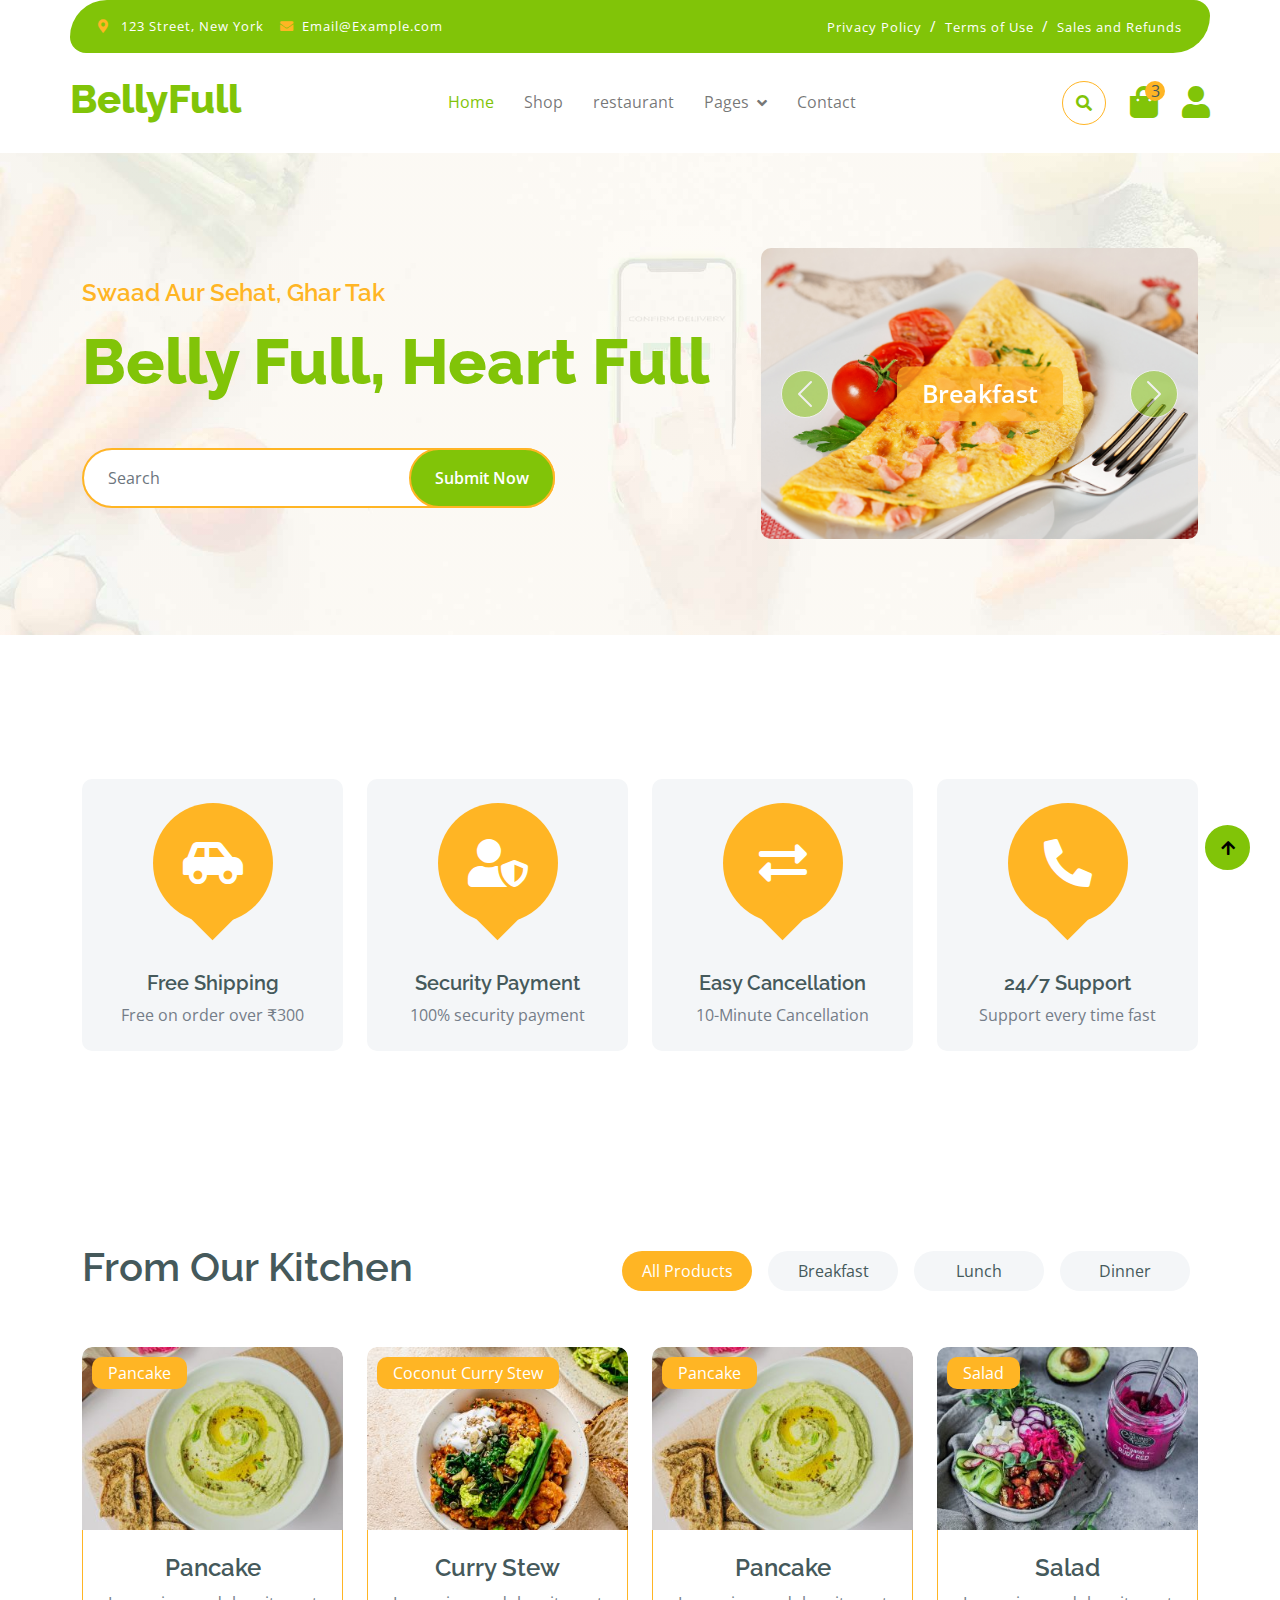
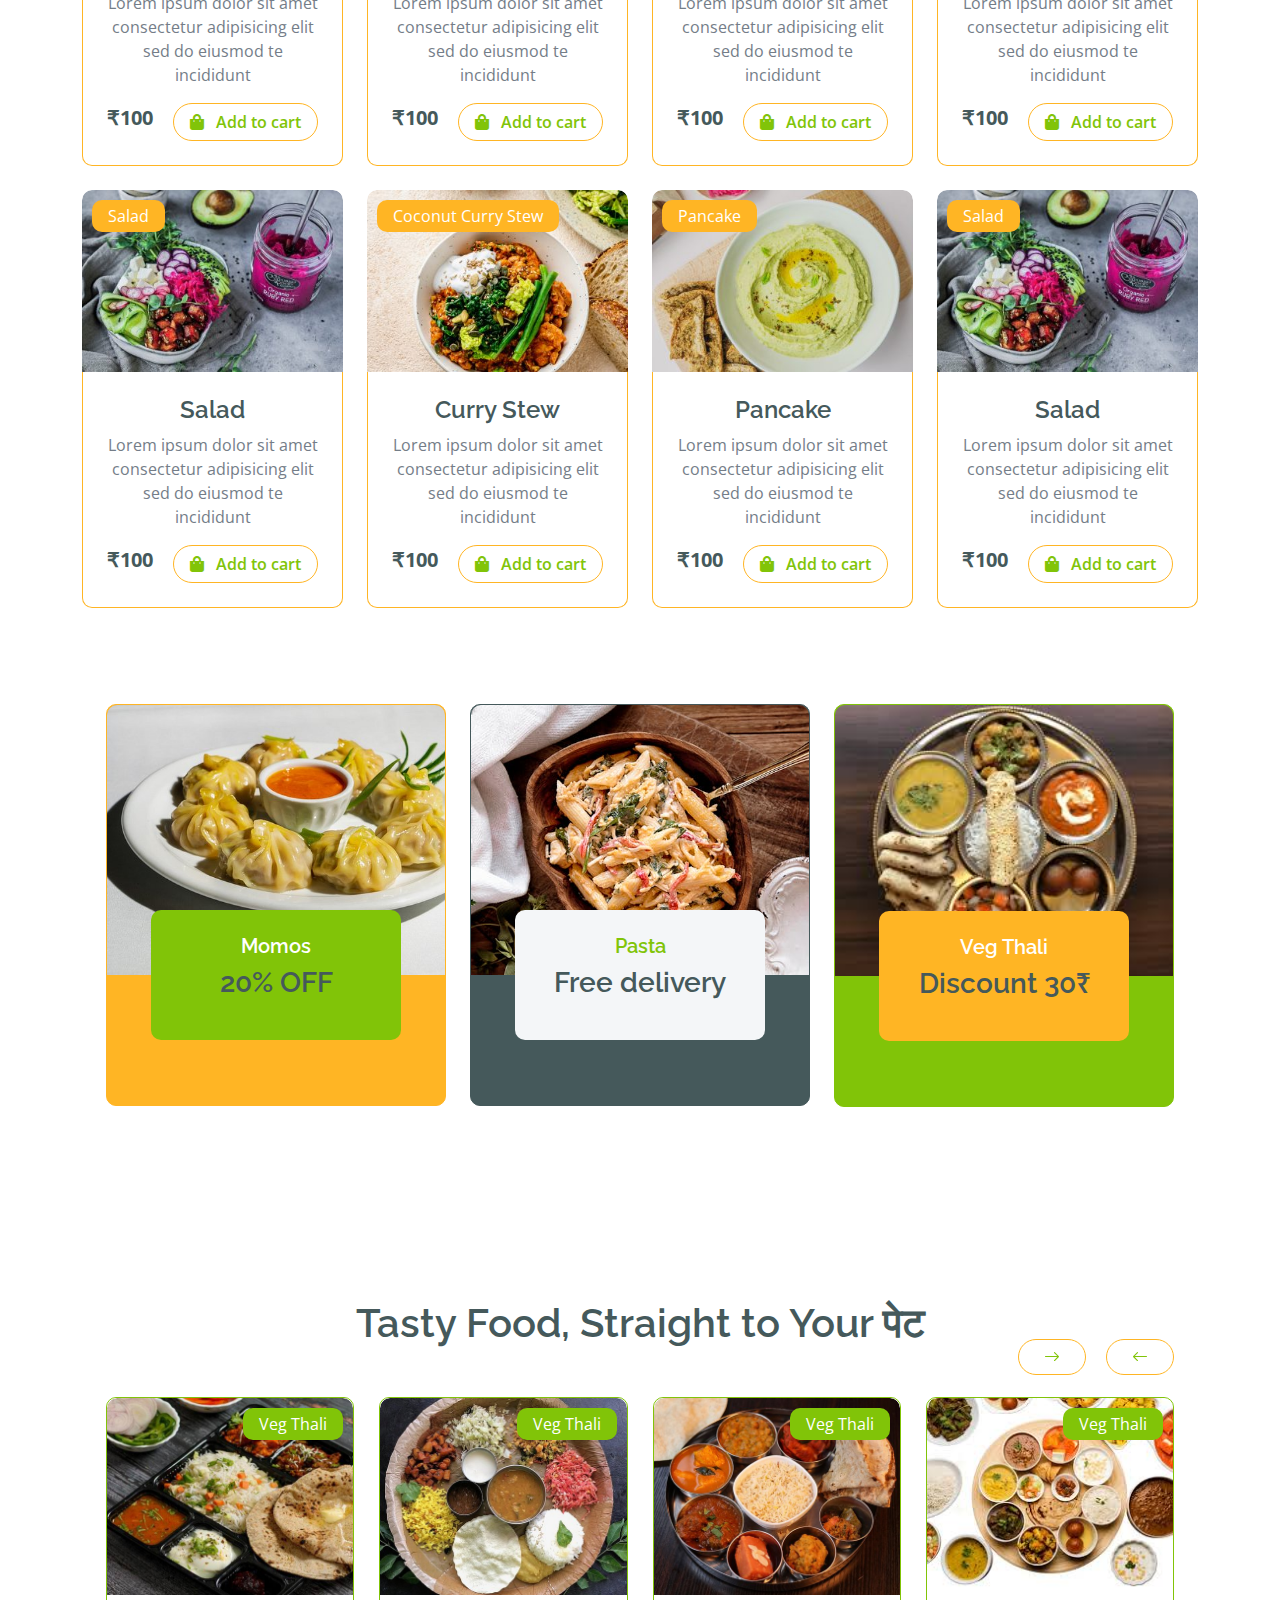
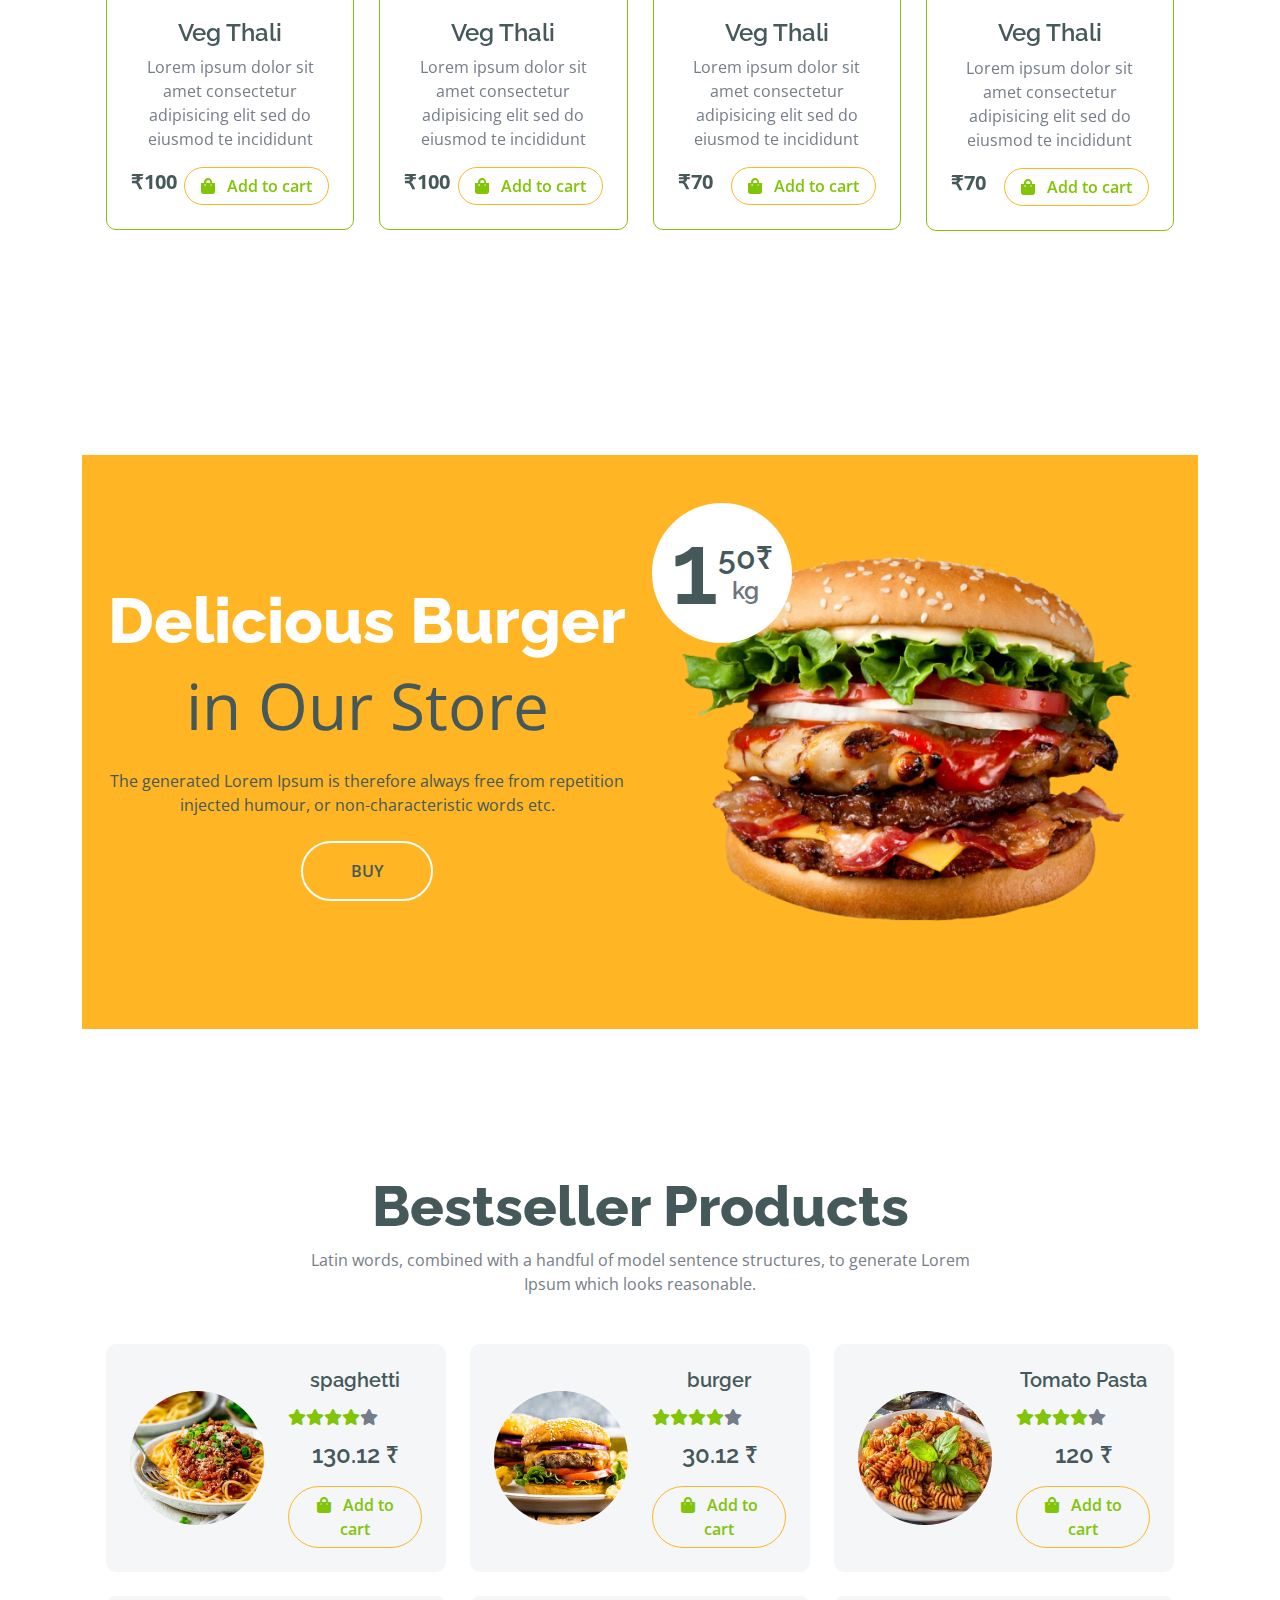
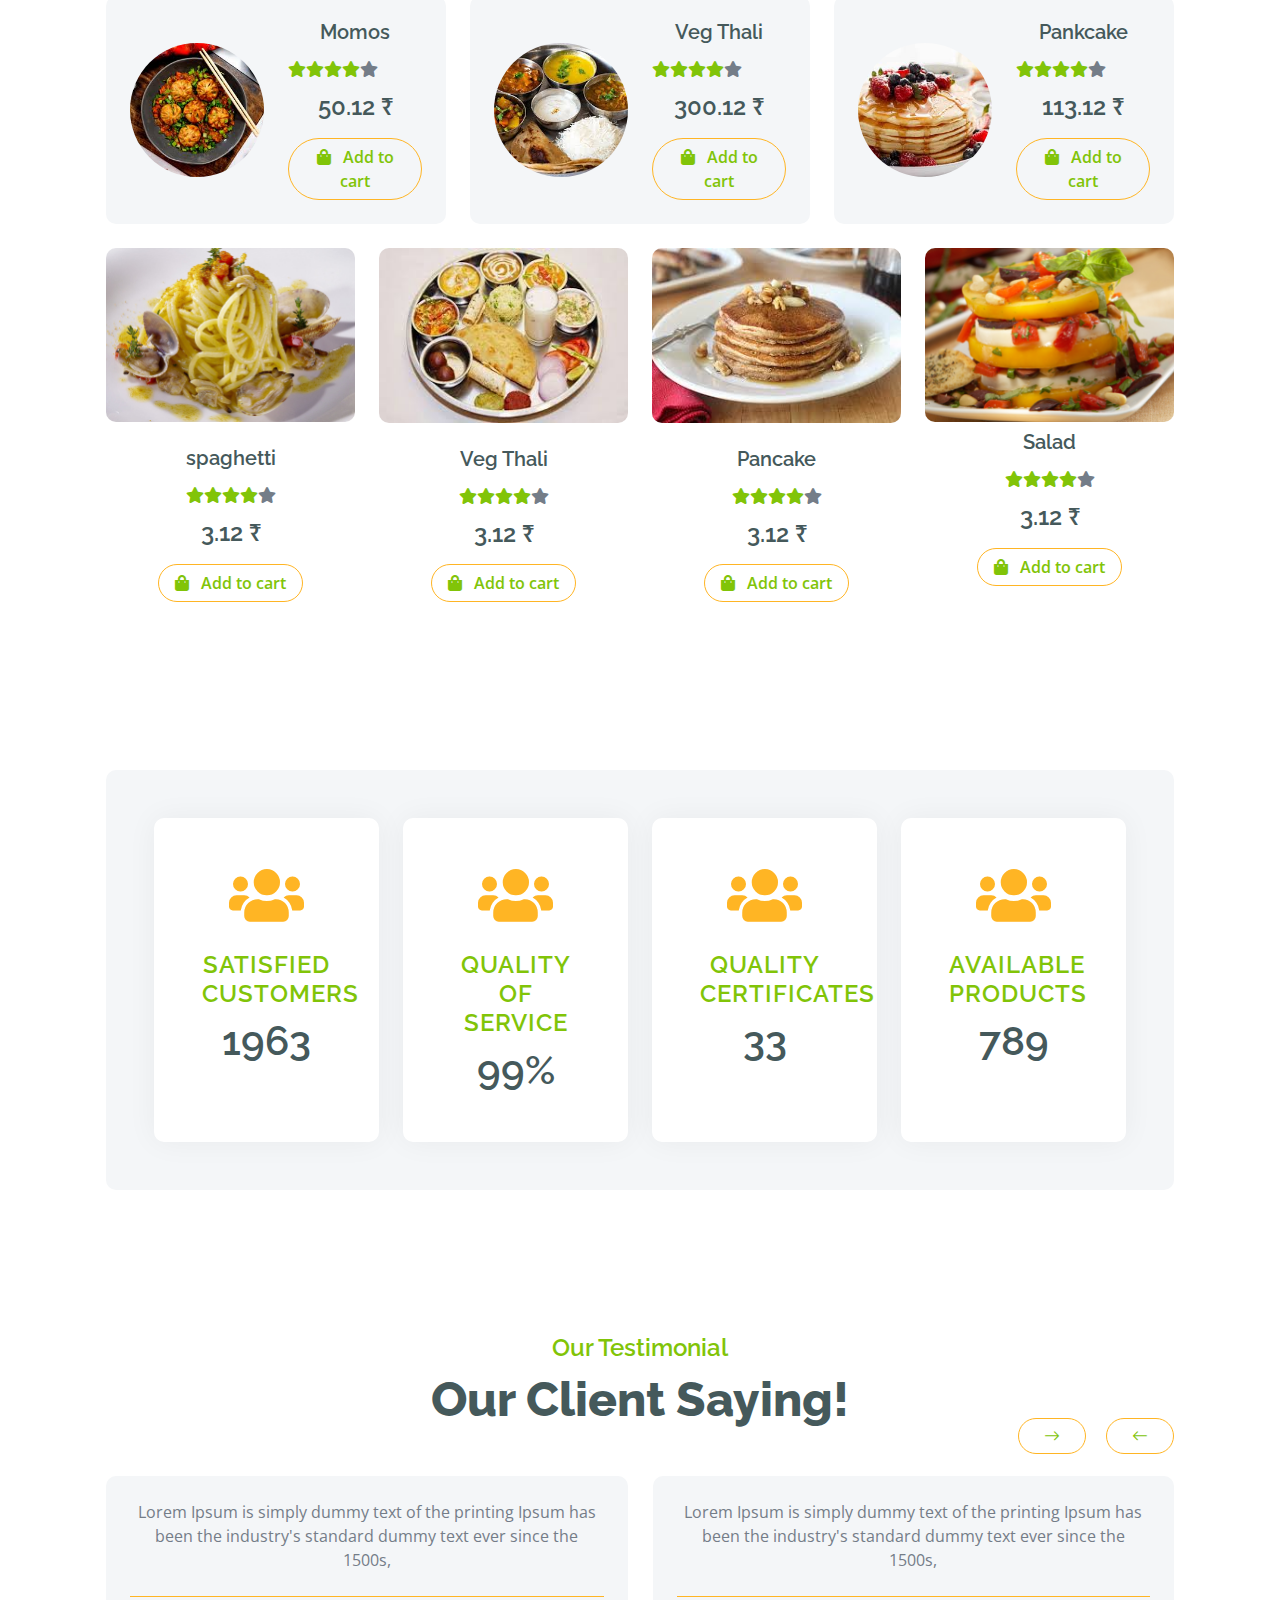
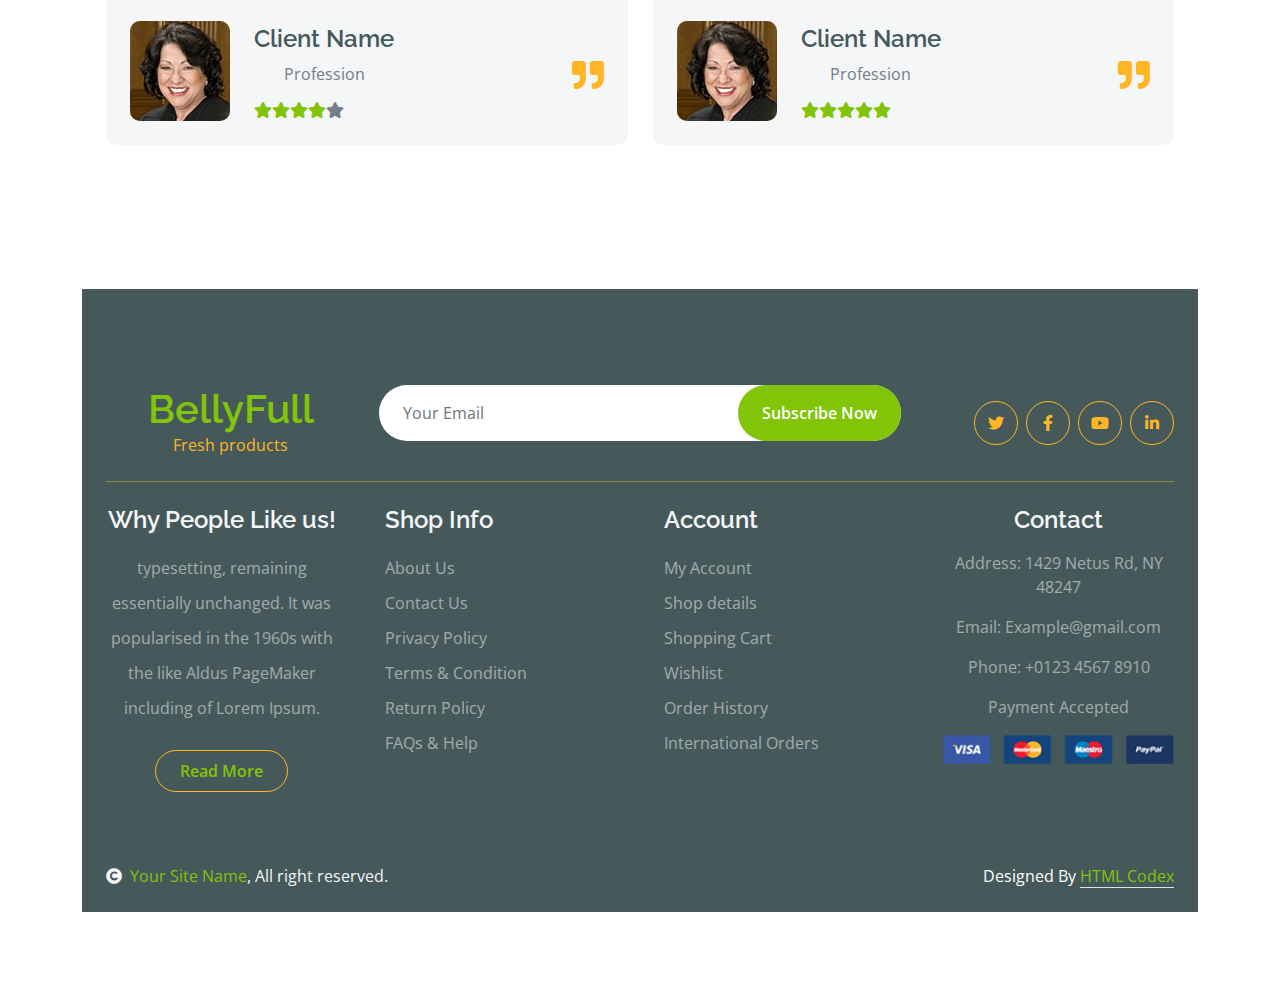
<file: index.html>
<!DOCTYPE html>
<html lang="en">

    <head>
        <meta charset="utf-8">
        <title>BellyFull - Vegetable Website Template</title>
        <meta content="width=device-width, initial-scale=1.0" name="viewport">
        <meta content="" name="keywords">
        <meta content="" name="description">

        <link rel="preconnect" href="https://fonts.googleapis.com">
        <link rel="preconnect" href="https://fonts.gstatic.com" crossorigin>
        <link href="https://fonts.googleapis.com/css2?family=Open+Sans:wght@400;600&family=Raleway:wght@600;800&display=swap" rel="stylesheet"> 

        <link rel="stylesheet" href="https://use.fontawesome.com/releases/v5.15.4/css/all.css"/>
        <link href="https://cdn.jsdelivr.net/npm/bootstrap-icons@1.4.1/font/bootstrap-icons.css" rel="stylesheet">

        <link href="lib/lightbox/css/lightbox.min.css" rel="stylesheet">
        <link href="lib/owlcarousel/assets/owl.carousel.min.css" rel="stylesheet">


        <link href="css/bootstrap.min.css" rel="stylesheet">

        <link href="css/style.css" rel="stylesheet">
    </head>

    <body>

        <div id="spinner" class="show w-100 vh-100 bg-white position-fixed translate-middle top-50 start-50  d-flex align-items-center justify-content-center">
            <div class="spinner-grow text-primary" role="status"></div>
        </div>
        <div class="container-fluid fixed-top">
            <div class="container topbar bg-primary d-none d-lg-block">
                <div class="d-flex justify-content-between">
                    <div class="top-info ps-2">
                        <small class="me-3"><i class="fas fa-map-marker-alt me-2 text-secondary"></i> <a href="#" class="text-white">123 Street, New York</a></small>
                        <small class="me-3"><i class="fas fa-envelope me-2 text-secondary"></i><a href="#" class="text-white">Email@Example.com</a></small>
                    </div>
                    <div class="top-link pe-2">
                        <a href="#" class="text-white"><small class="text-white mx-2">Privacy Policy</small>/</a>
                        <a href="#" class="text-white"><small class="text-white mx-2">Terms of Use</small>/</a>
                        <a href="#" class="text-white"><small class="text-white ms-2">Sales and Refunds</small></a>
                    </div>
                </div>
            </div>
            <div class="container px-0">
                <nav class="navbar navbar-light bg-white navbar-expand-xl">
                    <a href="index.html" class="navbar-brand"><h1 class="text-primary display-6">BellyFull</h1></a>
                    <button class="navbar-toggler py-2 px-3" type="button" data-bs-toggle="collapse" data-bs-target="#navbarCollapse">
                        <span class="fa fa-bars text-primary"></span>
                    </button>
                    <div class="collapse navbar-collapse bg-white" id="navbarCollapse">
                        <div class="navbar-nav mx-auto">
                            <a href="index.html" class="nav-item nav-link active">Home</a>
                            <a href="shop.html" class="nav-item nav-link">Shop</a>
                            <a href="shop-detail.html" class="nav-item nav-link">restaurant</a>
                            <div class="nav-item dropdown">
                                <a href="#" class="nav-link dropdown-toggle" data-bs-toggle="dropdown">Pages</a>
                                <div class="dropdown-menu m-0 bg-secondary rounded-0">
                                    <a href="cart.html" class="dropdown-item">Cart</a>
                                    <a href="chackout.html" class="dropdown-item">Chackout</a>
                                    <a href="testimonial.html" class="dropdown-item">Testimonial</a>
                                    <a href="404.html" class="dropdown-item">404 Page</a>
                                </div>
                            </div>
                            <a href="contact.html" class="nav-item nav-link">Contact</a>
                        </div>
                        <div class="d-flex m-3 me-0">
                            <button class="btn-search btn border border-secondary btn-md-square rounded-circle bg-white me-4" data-bs-toggle="modal" data-bs-target="#searchModal"><i class="fas fa-search text-primary"></i></button>
                            <a href="cart.html" class="position-relative me-4 my-auto">
                                <i class="fa fa-shopping-bag fa-2x"></i>
                                <span class="position-absolute bg-secondary rounded-circle d-flex align-items-center justify-content-center text-dark px-1" style="top: -5px; left: 15px; height: 20px; min-width: 20px;">3</span>
                            </a>
                            <a href="Signup.html" class="my-auto">
                                <i class="fas fa-user fa-2x"></i>
                            </a>
                        </div>
                    </div>
                </nav>
            </div>
        </div>
        <div class="modal fade" id="searchModal" tabindex="-1" aria-labelledby="exampleModalLabel" aria-hidden="true">
            <div class="modal-dialog modal-fullscreen">
                <div class="modal-content rounded-0">
                    <div class="modal-header">
                        <h5 class="modal-title" id="exampleModalLabel">Search by keyword</h5>
                        <button type="button" class="btn-close" data-bs-dismiss="modal" aria-label="Close"></button>
                    </div>
                    <div class="modal-body d-flex align-items-center">
                        <div class="input-group w-75 mx-auto d-flex">
                            <input type="search" class="form-control p-3" placeholder="keywords" aria-describedby="search-icon-1">
                            <span id="search-icon-1" class="input-group-text p-3"><i class="fa fa-search"></i></span>
                        </div>
                    </div>
                </div>
            </div>
        </div>
        <div class="container-fluid py-5 mb-5 hero-header">
            <div class="container py-5">
                <div class="row g-5 align-items-center">
                    <div class="col-md-12 col-lg-7">
                        <h4 class="mb-3 text-secondary">Swaad Aur Sehat, Ghar Tak</h4>
                        <h1 class="mb-5 display-3 text-primary">Belly Full, Heart Full</h1>
                        <div class="position-relative mx-auto">
                            <input class="form-control border-2 border-secondary w-75 py-3 px-4 rounded-pill" type="number" placeholder="Search">
                            <button type="submit" class="btn btn-primary border-2 border-secondary py-3 px-4 position-absolute rounded-pill text-white h-100" style="top: 0; right: 25%;">Submit Now</button>
                        </div>
                    </div>
                    <div class="col-md-12 col-lg-5">
                        <div id="carouselId" class="carousel slide position-relative" data-bs-ride="carousel">
                            <div class="carousel-inner" role="listbox">
                                <div class="carousel-item active rounded">
                                    <img src="img/breakfast-img.jpg" class="img-fluid w-100 h-100 bg-secondary rounded" alt="First slide">
                                    <a href="#" class="btn px-4 py-2 text-white rounded">Breakfast</a>
                                </div>
                                <div class="carousel-item rounded">
                                    <img src="img/lunch-img.jpg" class="img-fluid w-100 h-100 rounded" alt="Second slide">
                                    <a href="#" class="btn px-4 py-2 text-white rounded">Lunch</a>
                                </div>
                                <div class="carousel-item rounded">
                                    <img src="img/dinner-img.jpeg" class="img-fluid w-100 h-100 rounded" alt="Second slide">
                                    <a href="#" class="btn px-4 py-2 text-white rounded">Dinner</a>
                                </div>
                            </div>
                            <button class="carousel-control-prev" type="button" data-bs-target="#carouselId" data-bs-slide="prev">
                                <span class="carousel-control-prev-icon" aria-hidden="true"></span>
                                <span class="visually-hidden">Previous</span>
                            </button>
                            <button class="carousel-control-next" type="button" data-bs-target="#carouselId" data-bs-slide="next">
                                <span class="carousel-control-next-icon" aria-hidden="true"></span>
                                <span class="visually-hidden">Next</span>
                            </button>
                        </div>
                    </div>
                </div>
            </div>
        </div>
        <div class="container-fluid featurs py-5">
            <div class="container py-5">
                <div class="row g-4">
                    <div class="col-md-6 col-lg-3">
                        <div class="featurs-item text-center rounded bg-light p-4">
                            <div class="featurs-icon btn-square rounded-circle bg-secondary mb-5 mx-auto">
                                <i class="fas fa-car-side fa-3x text-white"></i>
                            </div>
                            <div class="featurs-content text-center">
                                <h5>Free Shipping</h5>
                                <p class="mb-0">Free on order over ₹300</p>
                            </div>
                        </div>
                    </div>
                    <div class="col-md-6 col-lg-3">
                        <div class="featurs-item text-center rounded bg-light p-4">
                            <div class="featurs-icon btn-square rounded-circle bg-secondary mb-5 mx-auto">
                                <i class="fas fa-user-shield fa-3x text-white"></i>
                            </div>
                            <div class="featurs-content text-center">
                                <h5>Security Payment</h5>
                                <p class="mb-0">100% security payment</p>
                            </div>
                        </div>
                    </div>
                    <div class="col-md-6 col-lg-3">
                        <div class="featurs-item text-center rounded bg-light p-4">
                            <div class="featurs-icon btn-square rounded-circle bg-secondary mb-5 mx-auto">
                                <i class="fas fa-exchange-alt fa-3x text-white"></i>
                            </div>
                            <div class="featurs-content text-center">
                                <h5>Easy Cancellation</h5>
                                <p class="mb-0">10-Minute Cancellation</p>
                            </div>
                        </div>
                    </div>
                    <div class="col-md-6 col-lg-3">
                        <div class="featurs-item text-center rounded bg-light p-4">
                            <div class="featurs-icon btn-square rounded-circle bg-secondary mb-5 mx-auto">
                                <i class="fa fa-phone-alt fa-3x text-white"></i>
                            </div>
                            <div class="featurs-content text-center">
                                <h5>24/7 Support</h5>
                                <p class="mb-0">Support every time fast</p>
                            </div>
                        </div>
                    </div>
                </div>
            </div>
        </div>
        <div class="container-fluid fruite py-5">
            <div class="container py-5">
                <div class="tab-class text-center">
                    <div class="row g-4">
                        <div class="col-lg-4 text-start">
                            <h1>From Our Kitchen</h1>
                        </div>
                        <div class="col-lg-8 text-end">
                            <ul class="nav nav-pills d-inline-flex text-center mb-5">
                                <li class="nav-item">
                                    <a class="d-flex m-2 py-2 bg-light rounded-pill active" data-bs-toggle="pill" href="#tab-1">
                                        <span class="text-dark" style="width: 130px;">All Products</span>
                                    </a>
                                </li>
                                <li class="nav-item">
                                    <a class="d-flex py-2 m-2 bg-light rounded-pill" data-bs-toggle="pill" href="#tab-2">
                                        <span class="text-dark" style="width: 130px;">Breakfast</span>
                                    </a>
                                </li>
                                <li class="nav-item">
                                    <a class="d-flex m-2 py-2 bg-light rounded-pill" data-bs-toggle="pill" href="#tab-3">
                                        <span class="text-dark" style="width: 130px;">Lunch</span>
                                    </a>
                                </li>
                                <li class="nav-item">
                                    <a class="d-flex m-2 py-2 bg-light rounded-pill" data-bs-toggle="pill" href="#tab-4">
                                        <span class="text-dark" style="width: 130px;">Dinner</span>
                                    </a>
                                </li>
                            </ul>
                        </div>
                    </div>
                    <div class="tab-content">
                        <div id="tab-1" class="tab-pane fade show p-0 active">
                            <div class="row g-4">
                                <div class="col-lg-12">
                                    <div class="row g-4">
                                        <div class="col-md-6 col-lg-4 col-xl-3">
                                            <div class="rounded position-relative fruite-item">
                                                <div class="fruite-img">
                                                    <img src="img/breakfast-item-5.jpg" class="img-fluid w-100 rounded-top" alt="">
                                                </div>
                                                <div class="text-white bg-secondary px-3 py-1 rounded position-absolute" style="top: 10px; left: 10px;">Pancake</div>
                                                <div class="p-4 border border-secondary border-top-0 rounded-bottom">
                                                    <h4>Pancake</h4>
                                                    <p>Lorem ipsum dolor sit amet consectetur adipisicing elit sed do eiusmod te incididunt</p>
                                                    <div class="d-flex justify-content-between flex-lg-wrap">
                                                        <p class="text-dark fs-5 fw-bold mb-0">₹100</p>
                                                        <a href="#" class="btn border border-secondary rounded-pill px-3 text-primary add-to-cart" data-id="pancake-1" data-name="Pancake" data-price="100" data-img="breakfast-item-5.jpg">
                                                            <i class="fa fa-shopping-bag me-2 text-primary"></i> Add to cart
                                                        </a>
                                                    </div>
                                                </div>
                                            </div>
                                        </div>
                                        <div class="col-md-6 col-lg-4 col-xl-3">
                                            <div class="rounded position-relative fruite-item">
                                                <div class="fruite-img">
                                                    <img src="img/breakfast-item-4.jpg" class="img-fluid w-100 rounded-top" alt="">
                                                </div>
                                                <div class="text-white bg-secondary px-3 py-1 rounded position-absolute" style="top: 10px; left: 10px;">Coconut Curry Stew</div>
                                                <div class="p-4 border border-secondary border-top-0 rounded-bottom">
                                                    <h4>Curry Stew</h4>
                                                    <p>Lorem ipsum dolor sit amet consectetur adipisicing elit sed do eiusmod te incididunt</p>
                                                    <div class="d-flex justify-content-between flex-lg-wrap">
                                                        <p class="text-dark fs-5 fw-bold mb-0">₹100 </p>
                                                        <a href="#" class="btn border border-secondary rounded-pill px-3 text-primary add-to-cart" data-id="curry-stew-1" data-name="Curry Stew" data-price="100" data-img="breakfast-item-4.jpg"><i class="fa fa-shopping-bag me-2 text-primary"></i> Add to cart</a>
                                                    </div>
                                                </div>
                                            </div>
                                        </div>
                                        <div class="col-md-6 col-lg-4 col-xl-3">
                                            <div class="rounded position-relative fruite-item">
                                                <div class="fruite-img">
                                                    <img src="img/breakfast-item-5.jpg" class="img-fluid w-100 rounded-top" alt="">
                                                </div>
                                                <div class="text-white bg-secondary px-3 py-1 rounded position-absolute" style="top: 10px; left: 10px;">Pancake</div>
                                                <div class="p-4 border border-secondary border-top-0 rounded-bottom">
                                                    <h4>Pancake</h4>
                                                    <p>Lorem ipsum dolor sit amet consectetur adipisicing elit sed do eiusmod te incididunt</p>
                                                    <div class="d-flex justify-content-between flex-lg-wrap">
                                                        <p class="text-dark fs-5 fw-bold mb-0">₹100 </p>
                                                        <a href="#" class="btn border border-secondary rounded-pill px-3 text-primary add-to-cart" data-id="pancake-2" data-name="Pancake" data-price="100" data-img="breakfast-item-5.jpg"><i class="fa fa-shopping-bag me-2 text-primary"></i> Add to cart</a>
                                                    </div>
                                                </div>
                                            </div>
                                        </div>
                                        <div class="col-md-6 col-lg-4 col-xl-3">
                                            <div class="rounded position-relative fruite-item">
                                                <div class="fruite-img">
                                                    <img src="img/breakfast-item-3.jpg" class="img-fluid w-100 rounded-top" alt="">
                                                </div>
                                                <div class="text-white bg-secondary px-3 py-1 rounded position-absolute" style="top: 10px; left: 10px;">Salad</div>
                                                <div class="p-4 border border-secondary border-top-0 rounded-bottom">
                                                    <h4>Salad</h4>
                                                    <p>Lorem ipsum dolor sit amet consectetur adipisicing elit sed do eiusmod te incididunt</p>
                                                    <div class="d-flex justify-content-between flex-lg-wrap">
                                                        <p class="text-dark fs-5 fw-bold mb-0">₹100 </p>
                                                        <a href="#" class="btn border border-secondary rounded-pill px-3 text-primary add-to-cart" data-id="salad-1" data-name="Salad" data-price="100" data-img="breakfast-item-3.jpg"><i class="fa fa-shopping-bag me-2 text-primary"></i> Add to cart</a>
                                                    </div>
                                                </div>
                                            </div>
                                        </div>
                                        <div class="col-md-6 col-lg-4 col-xl-3">
                                            <div class="rounded position-relative fruite-item">
                                                <div class="fruite-img">
                                                    <img src="img/breakfast-item-3.jpg" class="img-fluid w-100 rounded-top" alt="">
                                                </div>
                                                <div class="text-white bg-secondary px-3 py-1 rounded position-absolute" style="top: 10px; left: 10px;">Salad</div>
                                                <div class="p-4 border border-secondary border-top-0 rounded-bottom">
                                                    <h4>Salad</h4>
                                                    <p>Lorem ipsum dolor sit amet consectetur adipisicing elit sed do eiusmod te incididunt</p>
                                                    <div class="d-flex justify-content-between flex-lg-wrap">
                                                        <p class="text-dark fs-5 fw-bold mb-0">₹100 </p>
                                                        <a href="#" class="btn border border-secondary rounded-pill px-3 text-primary add-to-cart" data-id="salad-2" data-name="Salad" data-price="100" data-img="breakfast-item-3.jpg"><i class="fa fa-shopping-bag me-2 text-primary"></i> Add to cart</a>
                                                    </div>
                                                </div>
                                            </div>
                                        </div>
                                        <div class="col-md-6 col-lg-4 col-xl-3">
                                            <div class="rounded position-relative fruite-item">
                                                <div class="fruite-img">
                                                    <img src="img/breakfast-item-4.jpg" class="img-fluid w-100 rounded-top" alt="">
                                                </div>
                                                <div class="text-white bg-secondary px-3 py-1 rounded position-absolute" style="top: 10px; left: 10px;">Coconut Curry Stew</div>
                                                <div class="p-4 border border-secondary border-top-0 rounded-bottom">
                                                    <h4>Curry Stew</h4>
                                                    <p>Lorem ipsum dolor sit amet consectetur adipisicing elit sed do eiusmod te incididunt</p>
                                                    <div class="d-flex justify-content-between flex-lg-wrap">
                                                        <p class="text-dark fs-5 fw-bold mb-0">₹100 </p>
                                                        <a href="#" class="btn border border-secondary rounded-pill px-3 text-primary add-to-cart" data-id="curry-stew-2" data-name="Curry Stew" data-price="100" data-img="breakfast-item-4.jpg"><i class="fa fa-shopping-bag me-2 text-primary"></i> Add to cart</a>
                                                    </div>
                                                </div>
                                            </div>
                                        </div>
                                        <div class="col-md-6 col-lg-4 col-xl-3">
                                            <div class="rounded position-relative fruite-item">
                                                <div class="fruite-img">
                                                    <img src="img/breakfast-item-5.jpg" class="img-fluid w-100 rounded-top" alt="">
                                                </div>
                                                <div class="text-white bg-secondary px-3 py-1 rounded position-absolute" style="top: 10px; left: 10px;">Pancake</div>
                                                <div class="p-4 border border-secondary border-top-0 rounded-bottom">
                                                    <h4>Pancake</h4>
                                                    <p>Lorem ipsum dolor sit amet consectetur adipisicing elit sed do eiusmod te incididunt</p>
                                                    <div class="d-flex justify-content-between flex-lg-wrap">
                                                        <p class="text-dark fs-5 fw-bold mb-0">₹100 </p>
                                                        <a href="#" class="btn border border-secondary rounded-pill px-3 text-primary add-to-cart" data-id="pancake-3" data-name="Pancake" data-price="100" data-img="breakfast-item-5.jpg"><i class="fa fa-shopping-bag me-2 text-primary"></i> Add to cart</a>
                                                    </div>
                                                </div>
                                            </div>
                                        </div>
                                        <div class="col-md-6 col-lg-4 col-xl-3">
                                            <div class="rounded position-relative fruite-item">
                                                <div class="fruite-img">
                                                    <img src="img/breakfast-item-3.jpg" class="img-fluid w-100 rounded-top" alt="">
                                                </div>
                                                <div class="text-white bg-secondary px-3 py-1 rounded position-absolute" style="top: 10px; left: 10px;">Salad</div>
                                                <div class="p-4 border border-secondary border-top-0 rounded-bottom">
                                                    <h4>Salad</h4>
                                                    <p>Lorem ipsum dolor sit amet consectetur adipisicing elit sed do eiusmod te incididunt</p>
                                                    <div class="d-flex justify-content-between flex-lg-wrap">
                                                        <p class="text-dark fs-5 fw-bold mb-0">₹100 </p>
                                                        <a href="#" class="btn border border-secondary rounded-pill px-3 text-primary add-to-cart" data-id="salad-3" data-name="Salad" data-price="100" data-img="breakfast-item-3.jpg"><i class="fa fa-shopping-bag me-2 text-primary"></i> Add to cart</a>
                                                    </div>
                                                </div>
                                            </div>
                                        </div>
                                    </div>
                                </div>
                            </div>
                        </div>
                        <div id="tab-2" class="tab-pane fade show p-0">
                            <div class="row g-4">
                                <div class="col-lg-12">
                                    <div class="row g-4">
                                        <div class="col-md-6 col-lg-4 col-xl-3">
                                            <div class="rounded position-relative fruite-item">
                                                <div class="fruite-img">
                                                    <img src="img/breakfast-item-3.jpg" class="img-fluid w-100 rounded-top" alt="">
                                                </div>
                                                <div class="text-white bg-secondary px-3 py-1 rounded position-absolute" style="top: 10px; left: 10px;">Salad</div>
                                                <div class="p-4 border border-secondary border-top-0 rounded-bottom">
                                                    <h4>Salad</h4>
                                                    <p>Lorem ipsum dolor sit amet consectetur adipisicing elit sed do eiusmod te incididunt</p>
                                                    <div class="d-flex justify-content-between flex-lg-wrap">
                                                        <p class="text-dark fs-5 fw-bold mb-0">₹100 </p>
                                                        <a href="#" class="btn border border-secondary rounded-pill px-3 text-primary add-to-cart" data-id="salad-4" data-name="Salad" data-price="100" data-img="breakfast-item-3.jpg"><i class="fa fa-shopping-bag me-2 text-primary"></i> Add to cart</a>
                                                    </div>
                                                </div>
                                            </div>
                                        </div>
                                        <div class="col-md-6 col-lg-4 col-xl-3">
                                            <div class="rounded position-relative fruite-item">
                                                <div class="fruite-img">
                                                    <img src="img/breakfast-item-4.jpg" class="img-fluid w-100 rounded-top" alt="">
                                                </div>
                                                <div class="text-white bg-secondary px-3 py-1 rounded position-absolute" style="top: 10px; left: 10px;">Coconut Curry Stew</div>
                                                <div class="p-4 border border-secondary border-top-0 rounded-bottom">
                                                    <h4>Curry Stew</h4>
                                                    <p>Lorem ipsum dolor sit amet consectetur adipisicing elit sed do eiusmod te incididunt</p>
                                                    <div class="d-flex justify-content-between flex-lg-wrap">
                                                        <p class="text-dark fs-5 fw-bold mb-0">₹100 </p>
                                                        <a href="#" class="btn border border-secondary rounded-pill px-3 text-primary add-to-cart" data-id="curry-stew-3" data-name="Curry Stew" data-price="100" data-img="breakfast-item-4.jpg"><i class="fa fa-shopping-bag me-2 text-primary"></i> Add to cart</a>
                                                    </div>
                                                </div>
                                            </div>
                                        </div>
                                    </div>
                                </div>
                            </div>
                        </div>
                        <div id="tab-3" class="tab-pane fade show p-0">
                            <div class="row g-4">
                                <div class="col-lg-12">
                                    <div class="row g-4">
                                        <div class="col-md-6 col-lg-4 col-xl-3">
                                            <div class="rounded position-relative fruite-item">
                                                <div class="fruite-img">
                                                    <img src="img/breakfast-item-5.jpg" class="img-fluid w-100 rounded-top" alt="">
                                                </div>
                                                <div class="text-white bg-secondary px-3 py-1 rounded position-absolute" style="top: 10px; left: 10px;">Pancake</div>
                                                <div class="p-4 border border-secondary border-top-0 rounded-bottom">
                                                    <h4>Pankcake</h4>
                                                    <p>Lorem ipsum dolor sit amet consectetur adipisicing elit sed do eiusmod te incididunt</p>
                                                    <div class="d-flex justify-content-between flex-lg-wrap">
                                                        <p class="text-dark fs-5 fw-bold mb-0">₹100 </p>
                                                        <a href="#" class="btn border border-secondary rounded-pill px-3 text-primary add-to-cart" data-id="pancake-4" data-name="Pancake" data-price="100" data-img="breakfast-item-5.jpg"><i class="fa fa-shopping-bag me-2 text-primary"></i> Add to cart</a>
                                                    </div>
                                                </div>
                                            </div>
                                        </div>
                                        <div class="col-md-6 col-lg-4 col-xl-3">
                                            <div class="rounded position-relative fruite-item">
                                                <div class="fruite-img">
                                                    <img src="img/breakfast-item-5.jpg" class="img-fluid w-100 rounded-top" alt="">
                                                </div>
                                                <div class="text-white bg-secondary px-3 py-1 rounded position-absolute" style="top: 10px; left: 10px;">Pankcake</div>
                                                <div class="p-4 border border-secondary border-top-0 rounded-bottom">
                                                    <h4>Pankcake</h4>
                                                    <p>Lorem ipsum dolor sit amet consectetur adipisicing elit sed do eiusmod te incididunt</p>
                                                    <div class="d-flex justify-content-between flex-lg-wrap">
                                                        <p class="text-dark fs-5 fw-bold mb-0">₹100 </p>
                                                        <a href="#" class="btn border border-secondary rounded-pill px-3 text-primary add-to-cart" data-id="pancake-5" data-name="Pancake" data-price="100" data-img="breakfast-item-5.jpg"><i class="fa fa-shopping-bag me-2 text-primary"></i> Add to cart</a>
                                                    </div>
                                                </div>
                                            </div>
                                        </div>
                                    </div>
                                </div>
                            </div>
                        </div>
                        <div id="tab-4" class="tab-pane fade show p-0">
                            <div class="row g-4">
                                <div class="col-lg-12">
                                    <div class="row g-4">
                                        <div class="col-md-6 col-lg-4 col-xl-3">
                                            <div class="rounded position-relative fruite-item">
                                                <div class="fruite-img">
                                                    <img src="img/breakfast-item-4.jpg" class="img-fluid w-100 rounded-top" alt="">
                                                </div>
                                                <div class="text-white bg-secondary px-3 py-1 rounded position-absolute" style="top: 10px; left: 10px;">Conconut Curry Stew</div>
                                                <div class="p-4 border border-secondary border-top-0 rounded-bottom">
                                                    <h4>Curry Stew</h4>
                                                    <p>Lorem ipsum dolor sit amet consectetur adipisicing elit sed do eiusmod te incididunt</p>
                                                    <div class="d-flex justify-content-between flex-lg-wrap">
                                                        <p class="text-dark fs-5 fw-bold mb-0">₹100 </p>
                                                        <a href="#" class="btn border border-secondary rounded-pill px-3 text-primary add-to-cart" data-id="curry-stew-4" data-name="Curry Stew" data-price="100" data-img="breakfast-item-4.jpg"><i class="fa fa-shopping-bag me-2 text-primary"></i> Add to cart</a>
                                                    </div>
                                                </div>
                                            </div>
                                        </div>
                                        <div class="col-md-6 col-lg-4 col-xl-3">
                                            <div class="rounded position-relative fruite-item">
                                                <div class="fruite-img">
                                                    <img src="img/breakfast-item-5.jpg" class="img-fluid w-100 rounded-top" alt="">
                                                </div>
                                                <div class="text-white bg-secondary px-3 py-1 rounded position-absolute" style="top: 10px; left: 10px;">Pankcake</div>
                                                <div class="p-4 border border-secondary border-top-0 rounded-bottom">
                                                    <h4>Pankcake</h4>
                                                    <p>Lorem ipsum dolor sit amet consectetur adipisicing elit sed do eiusmod te incididunt</p>
                                                    <div class="d-flex justify-content-between flex-lg-wrap">
                                                        <p class="text-dark fs-5 fw-bold mb-0">₹100 </p>
                                                        <a href="#" class="btn border border-secondary rounded-pill px-3 text-primary add-to-cart" data-id="pancake-6" data-name="Pancake" data-price="100" data-img="breakfast-item-5.jpg"><i class="fa fa-shopping-bag me-2 text-primary"></i> Add to cart</a>
                                                    </div>
                                                </div>
                                            </div>
                                        </div>
                                    </div>
                                </div>
                            </div>
                        </div>
        <div class="container-fluid service py-5">
            <div class="container py-5">
                <div class="row g-4 justify-content-center">
                    <div class="col-md-6 col-lg-4">
                        <a href="#">
                            <div class="service-item bg-secondary rounded border border-secondary">
                                <img src="img/featur-4.jpg" class="img-fluid rounded-top w-100" alt="">
                                <div class="px-4 rounded-bottom">
                                    <div class="service-content bg-primary text-center p-4 rounded">
                                        <h5 class="text-white">Momos</h5>
                                        <h3 class="mb-0">20% OFF</h3>
                                    </div>
                                </div>
                            </div>
                        </a>
                    </div>
                    <div class="col-md-6 col-lg-4">
                        <a href="#">
                            <div class="service-item bg-dark rounded border border-dark">
                                <img src="img/featur-5.jpeg" class="img-fluid rounded-top w-100" alt="">
                                <div class="px-4 rounded-bottom">
                                    <div class="service-content bg-light text-center p-4 rounded">
                                        <h5 class="text-primary">Pasta</h5>
                                        <h3 class="mb-0">Free delivery</h3>
                                    </div>
                                </div>
                            </div>
                        </a>
                    </div>
                    <div class="col-md-6 col-lg-4">
                        <a href="#">
                            <div class="service-item bg-primary rounded border border-primary">
                                <img src="img/featur-6.jpeg" class="img-fluid rounded-top w-100" alt="">
                                <div class="px-4 rounded-bottom">
                                    <div class="service-content bg-secondary text-center p-4 rounded">
                                        <h5 class="text-white">Veg Thali</h5>
                                        <h3 class="mb-0">Discount 30₹</h3>
                                    </div>
                                </div>
                            </div>
                        </a>
                    </div>
                </div>
            </div>
        </div>
        <div class="container-fluid vesitable py-5">
            <div class="container py-5">
                <h1 class="mb-0">Tasty Food, Straight to Your पेट</h1>
                <div class="owl-carousel vegetable-carousel justify-content-center">
                    <div class="border border-primary rounded position-relative vesitable-item">
                        <div class="vesitable-img">
                            <img src="img/vegetable-item-7.jpeg" class="img-fluid w-100 rounded-top" alt="">
                        </div>
                        <div class="text-white bg-primary px-3 py-1 rounded position-absolute" style="top: 10px; right: 10px;">Veg Thali</div>
                        <div class="p-4 rounded-bottom">
                            <h4>Veg Thali</h4>
                            <p>Lorem ipsum dolor sit amet consectetur adipisicing elit sed do eiusmod te incididunt</p>
                            <div class="d-flex justify-content-between flex-lg-wrap">
                                <p class="text-dark fs-5 fw-bold mb-0">₹100 </p>
                                <a href="#" class="btn border border-secondary rounded-pill px-3 text-primary add-to-cart" data-id="veg-thali-1" data-name="Veg Thali" data-price="100" data-img="vegetable-item-7.jpeg"><i class="fa fa-shopping-bag me-2 text-primary"></i> Add to cart</a>
                            </div>
                        </div>
                    </div>
                    <div class="border border-primary rounded position-relative vesitable-item">
                        <div class="vesitable-img">
                            <img src="img/vegetable-item-8.jpg" class="img-fluid w-100 rounded-top" alt="">
                        </div>
                        <div class="text-white bg-primary px-3 py-1 rounded position-absolute" style="top: 10px; right: 10px;">Veg Thali</div>
                        <div class="p-4 rounded-bottom">
                            <h4>Veg Thali</h4>
                            <p>Lorem ipsum dolor sit amet consectetur adipisicing elit sed do eiusmod te incididunt</p>
                            <div class="d-flex justify-content-between flex-lg-wrap">
                                <p class="text-dark fs-5 fw-bold mb-0">₹100 </p>
                                <a href="#" class="btn border border-secondary rounded-pill px-3 text-primary add-to-cart" data-id="veg-thali-2" data-name="Veg Thali" data-price="100" data-img="vegetable-item-8.jpg"><i class="fa fa-shopping-bag me-2 text-primary"></i> Add to cart</a>
                            </div>
                        </div>
                    </div>
                    <div class="border border-primary rounded position-relative vesitable-item">
                        <div class="vesitable-img">
                            <img src="img/vegetable-item-9.jpg" class="img-fluid w-100 rounded-top bg-light" alt="">
                        </div>
                        <div class="text-white bg-primary px-3 py-1 rounded position-absolute" style="top: 10px; right: 10px;">Veg Thali</div>
                        <div class="p-4 rounded-bottom">
                            <h4>Veg Thali</h4>
                            <p>Lorem ipsum dolor sit amet consectetur adipisicing elit sed do eiusmod te incididunt</p>
                            <div class="d-flex justify-content-between flex-lg-wrap">
                                <p class="text-dark fs-5 fw-bold mb-0">₹70 </p>
                                <a href="#" class="btn border border-secondary rounded-pill px-3 text-primary add-to-cart" data-id="veg-thali-3" data-name="Veg Thali" data-price="70" data-img="vegetable-item-9.jpg"><i class="fa fa-shopping-bag me-2 text-primary"></i> Add to cart</a>
                            </div>
                        </div>
                    </div>
                    <div class="border border-primary rounded position-relative vesitable-item">
                        <div class="vesitable-img">
                            <img src="img/vegetable-item-10.jpeg" class="img-fluid w-100 rounded-top" alt="">
                        </div>
                        <div class="text-white bg-primary px-3 py-1 rounded position-absolute" style="top: 10px; right: 10px;">Veg Thali</div>
                        <div class="p-4 rounded-bottom">
                            <h4>Veg Thali</h4>
                            <p>Lorem ipsum dolor sit amet consectetur adipisicing elit sed do eiusmod te incididunt</p>
                            <div class="d-flex justify-content-between flex-lg-wrap">
                                <p class="text-dark fs-5 fw-bold mb-0">₹70 </p>
                                <a href="#" class="btn border border-secondary rounded-pill px-3 text-primary add-to-cart" data-id="veg-thali-4" data-name="Veg Thali" data-price="70" data-img="vegetable-item-10.jpeg"><i class="fa fa-shopping-bag me-2 text-primary"></i> Add to cart</a>
                            </div>
                        </div>
                    </div>
                    <div class="border border-primary rounded position-relative vesitable-item">
                        <div class="vesitable-img">
                            <img src="img/vegetable-item-11.jpg" class="img-fluid w-100 rounded-top" alt="">
                        </div>
                        <div class="text-white bg-primary px-3 py-1 rounded position-absolute" style="top: 10px; right: 10px;">Veg Thali</div>
                        <div class="p-4 rounded-bottom">
                            <h4>Veg Thali</h4>
                            <p>Lorem ipsum dolor sit amet consectetur adipisicing elit sed do eiusmod te incididunt</p>
                            <div class="d-flex justify-content-between flex-lg-wrap">
                                <p class="text-dark fs-5 fw-bold mb-0">₹70 </p>
                                <a href="#" class="btn border border-secondary rounded-pill px-3 text-primary add-to-cart" data-id="veg-thali-5" data-name="Veg Thali" data-price="70" data-img="vegetable-item-11.jpg"><i class="fa fa-shopping-bag me-2 text-primary"></i> Add to cart</a>
                            </div>
                        </div>
                    </div>
                    <div class="border border-primary rounded position-relative vesitable-item">
                        <div class="vesitable-img">
                            <img src="img/vegetable-item-8.jpg" class="img-fluid w-100 rounded-top" alt="">
                        </div>
                        <div class="text-white bg-primary px-3 py-1 rounded position-absolute" style="top: 10px; right: 10px;">Veg Thali</div>
                        <div class="p-4 rounded-bottom">
                            <h4>Veg Thali</h4>
                            <p>Lorem ipsum dolor sit amet consectetur adipisicing elit sed do eiusmod te incididunt</p>
                            <div class="d-flex justify-content-between flex-lg-wrap">
                                <p class="text-dark fs-5 fw-bold mb-0">₹70 </p>
                                <a href="#" class="btn border border-secondary rounded-pill px-3 text-primary add-to-cart" data-id="veg-thali-6" data-name="Veg Thali" data-price="70" data-img="vegetable-item-8.jpg"><i class="fa fa-shopping-bag me-2 text-primary"></i> Add to cart</a>
                            </div>
                        </div>
                    </div>
                    <div class="border border-primary rounded position-relative vesitable-item">
                        <div class="vesitable-img">
                            <img src="img/vegetable-item-9.jpg" class="img-fluid w-100 rounded-top" alt="">
                        </div>
                        <div class="text-white bg-primary px-3 py-1 rounded position-absolute" style="top: 10px; right: 10px;">Veg Thali</div>
                        <div class="p-4 rounded-bottom">
                            <h4>Veg Thali</h4>
                            <p>Lorem ipsum dolor sit amet consectetur adipisicing elit sed do eiusmod te incididunt</p>
                            <div class="d-flex justify-content-between flex-lg-wrap">
                                <p class="text-dark fs-5 fw-bold mb-0">₹70 </p>
                                <a href="#" class="btn border border-secondary rounded-pill px-3 text-primary add-to-cart" data-id="veg-thali-7" data-name="Veg Thali" data-price="70" data-img="vegetable-item-9.jpg"><i class="fa fa-shopping-bag me-2 text-primary"></i> Add to cart</a>
                            </div>
                        </div>
                    </div>
                    <div class="border border-primary rounded position-relative vesitable-item">
                        <div class="vesitable-img">
                            <img src="img/vegetable-item-10.jpeg" class="img-fluid w-100 rounded-top" alt="">
                        </div>
                        <div class="text-white bg-primary px-3 py-1 rounded position-absolute" style="top: 10px; right: 10px;">Veg Thali</div>
                        <div class="p-4 rounded-bottom">
                            <h4>Veg Thali</h4>
                            <p>Lorem ipsum dolor sit amet consectetur adipisicing elit sed do eiusmod te incididunt</p>
                            <div class="d-flex justify-content-between flex-lg-wrap">
                                <p class="text-dark fs-5 fw-bold mb-0">₹70.99 </p>
                                <a href="#" class="btn border border-secondary rounded-pill px-3 text-primary add-to-cart" data-id="veg-thali-8" data-name="Veg Thali" data-price="70.99" data-img="vegetable-item-10.jpeg"><i class="fa fa-shopping-bag me-2 text-primary"></i> Add to cart</a>
                            </div>
                        </div>
                    </div>
                </div>
            </div>
        </div>
        <div class="container-fluid banner bg-secondary my-5">
            <div class="container py-5">
                <div class="row g-4 align-items-center">
                    <div class="col-lg-6">
                        <div class="py-4">
                            <h1 class="display-3 text-white">Delicious Burger</h1>
                            <p class="fw-normal display-3 text-dark mb-4">in Our Store</p>
                            <p class="mb-4 text-dark">The generated Lorem Ipsum is therefore always free from repetition injected humour, or non-characteristic words etc.</p>
                            <a href="#" class="banner-btn btn border-2 border-white rounded-pill text-dark py-3 px-5">BUY</a>
                        </div>
                    </div>
                    <div class="col-lg-6">
                        <div class="position-relative">
                            <img src="img/baner-2.png" class="img-fluid w-100 rounded" alt="">
                            <div class="d-flex align-items-center justify-content-center bg-white rounded-circle position-absolute" style="width: 140px; height: 140px; top: 0; left: 0;">
                                <h1 style="font-size: 100px;">1</h1>
                                <div class="d-flex flex-column">
                                    <span class="h2 mb-0">50₹</span>
                                    <span class="h4 text-muted mb-0">kg</span>
                                </div>
                            </div>
                        </div>
                    </div>
                </div>
            </div>
        </div>
        <div class="container-fluid py-5">
            <div class="container py-5">
                <div class="text-center mx-auto mb-5" style="max-width: 700px;">
                    <h1 class="display-4">Bestseller Products</h1>
                    <p>Latin words, combined with a handful of model sentence structures, to generate Lorem Ipsum which looks reasonable.</p>
                </div>
                <div class="row g-4">
                    <div class="col-lg-6 col-xl-4">
                        <div class="p-4 rounded bg-light">
                            <div class="row align-items-center">
                                <div class="col-6">
                                    <img src="img/best-product-7.jpg" class="img-fluid rounded-circle w-100" alt="">
                                </div>
                                <div class="col-6">
                                    <a href="#" class="h5">spaghetti</a>
                                    <div class="d-flex my-3">
                                        <i class="fas fa-star text-primary"></i>
                                        <i class="fas fa-star text-primary"></i>
                                        <i class="fas fa-star text-primary"></i>
                                        <i class="fas fa-star text-primary"></i>
                                        <i class="fas fa-star"></i>
                                    </div>
                                    <h4 class="mb-3">130.12 ₹</h4>
                                    <a href="#" class="btn border border-secondary rounded-pill px-3 text-primary add-to-cart" data-id="spaghetti-bestseller-1" data-name="spaghetti" data-price="130.12" data-img="best-product-7.jpg"><i class="fa fa-shopping-bag me-2 text-primary"></i> Add to cart</a>
                                </div>
                            </div>
                        </div>
                    </div>
                    <div class="col-lg-6 col-xl-4">
                        <div class="p-4 rounded bg-light">
                            <div class="row align-items-center">
                                <div class="col-6">
                                    <img src="img/best-product-8.jpeg" class="img-fluid rounded-circle w-100" alt="">
                                </div>
                                <div class="col-6">
                                    <a href="#" class="h5">burger</a>
                                    <div class="d-flex my-3">
                                        <i class="fas fa-star text-primary"></i>
                                        <i class="fas fa-star text-primary"></i>
                                        <i class="fas fa-star text-primary"></i>
                                        <i class="fas fa-star text-primary"></i>
                                        <i class="fas fa-star"></i>
                                    </div>
                                    <h4 class="mb-3">30.12 ₹</h4>
                                    <a href="#" class="btn border border-secondary rounded-pill px-3 text-primary add-to-cart" data-id="burger-bestseller-1" data-name="burger" data-price="30.12" data-img="best-product-8.jpeg"><i class="fa fa-shopping-bag me-2 text-primary"></i> Add to cart</a>
                                </div>
                            </div>
                        </div>
                    </div>
                    <div class="col-lg-6 col-xl-4">
                        <div class="p-4 rounded bg-light">
                            <div class="row align-items-center">
                                <div class="col-6">
                                    <img src="img/best-product-9.jpeg" class="img-fluid rounded-circle w-100" alt="">
                                </div>
                                <div class="col-6">
                                    <a href="#" class="h5">Tomato Pasta</a>
                                    <div class="d-flex my-3">
                                        <i class="fas fa-star text-primary"></i>
                                        <i class="fas fa-star text-primary"></i>
                                        <i class="fas fa-star text-primary"></i>
                                        <i class="fas fa-star text-primary"></i>
                                        <i class="fas fa-star"></i>
                                    </div>
                                    <h4 class="mb-3">120 ₹</h4>
                                    <a href="#" class="btn border border-secondary rounded-pill px-3 text-primary add-to-cart" data-id="tomatopasta-bestseller-1" data-name="Tomato Pasta" data-price="120" data-img="best-product-9.jpeg"><i class="fa fa-shopping-bag me-2 text-primary"></i> Add to cart</a>
                                </div>
                            </div>
                        </div>
                    </div>
                    <div class="col-lg-6 col-xl-4">
                        <div class="p-4 rounded bg-light">
                            <div class="row align-items-center">
                                <div class="col-6">
                                    <img src="img/best-product-10.jpeg" class="img-fluid rounded-circle w-100" alt="">
                                </div>
                                <div class="col-6">
                                    <a href="#" class="h5">Momos</a>
                                    <div class="d-flex my-3">
                                        <i class="fas fa-star text-primary"></i>
                                        <i class="fas fa-star text-primary"></i>
                                        <i class="fas fa-star text-primary"></i>
                                        <i class="fas fa-star text-primary"></i>
                                        <i class="fas fa-star"></i>
                                    </div>
                                    <h4 class="mb-3">50.12 ₹</h4>
                                    <a href="#" class="btn border border-secondary rounded-pill px-3 text-primary add-to-cart" data-id="momos-bestseller-1" data-name="Momos" data-price="50.12" data-img="best-product-10.jpeg"><i class="fa fa-shopping-bag me-2 text-primary"></i> Add to cart</a>
                                </div>
                            </div>
                        </div>
                    </div>
                    <div class="col-lg-6 col-xl-4">
                        <div class="p-4 rounded bg-light">
                            <div class="row align-items-center">
                                <div class="col-6">
                                    <img src="img/best-product-11.jpeg" class="img-fluid rounded-circle w-100" alt="">
                                </div>
                                <div class="col-6">
                                    <a href="#" class="h5">Veg Thali</a>
                                    <div class="d-flex my-3">
                                        <i class="fas fa-star text-primary"></i>
                                        <i class="fas fa-star text-primary"></i>
                                        <i class="fas fa-star text-primary"></i>
                                        <i class="fas fa-star text-primary"></i>
                                        <i class="fas fa-star"></i>
                                    </div>
                                    <h4 class="mb-3">300.12 ₹</h4>
                                    <a href="#" class="btn border border-secondary rounded-pill px-3 text-primary add-to-cart" data-id="vegthali-bestseller-1" data-name="Veg Thali" data-price="300.12" data-img="best-product-11.jpeg"><i class="fa fa-shopping-bag me-2 text-primary"></i> Add to cart</a>
                                </div>
                            </div>
                        </div>
                    </div>
                    <div class="col-lg-6 col-xl-4">
                        <div class="p-4 rounded bg-light">
                            <div class="row align-items-center">
                                <div class="col-6">
                                    <img src="img/best-product-12.jpeg" class="img-fluid rounded-circle w-100" alt="">
                                </div>
                                <div class="col-6">
                                    <a href="#" class="h5">Pankcake</a>
                                    <div class="d-flex my-3">
                                        <i class="fas fa-star text-primary"></i>
                                        <i class="fas fa-star text-primary"></i>
                                        <i class="fas fa-star text-primary"></i>
                                        <i class="fas fa-star text-primary"></i>
                                        <i class="fas fa-star"></i>
                                    </div>
                                    <h4 class="mb-3">113.12 ₹</h4>
                                    <a href="#" class="btn border border-secondary rounded-pill px-3 text-primary add-to-cart" data-id="pancake-bestseller-1" data-name="Pankcake" data-price="113.12" data-img="best-product-12.jpeg"><i class="fa fa-shopping-bag me-2 text-primary"></i> Add to cart</a>
                                </div>
                            </div>
                        </div>
                    </div>
                    <div class="col-md-6 col-lg-6 col-xl-3">
                        <div class="text-center">
                            <img src="img/fruite-item-7.jpg" class="img-fluid rounded" alt="">
                            <div class="py-4">
                                <a href="#" class="h5">spaghetti</a>
                                <div class="d-flex my-3 justify-content-center">
                                    <i class="fas fa-star text-primary"></i>
                                    <i class="fas fa-star text-primary"></i>
                                    <i class="fas fa-star text-primary"></i>
                                    <i class="fas fa-star text-primary"></i>
                                    <i class="fas fa-star"></i>
                                </div>
                                <h4 class="mb-3">3.12 ₹</h4>
                                <a href="#" class="btn border border-secondary rounded-pill px-3 text-primary add-to-cart" data-id="spaghetti-bestseller-2" data-name="spaghetti" data-price="3.12" data-img="fruite-item-7.jpg"><i class="fa fa-shopping-bag me-2 text-primary"></i> Add to cart</a>
                            </div>
                        </div>
                    </div>
                    <div class="col-md-6 col-lg-6 col-xl-3">
                        <div class="text-center">
                            <img src="img/fruite-item-8.jpeg" class="img-fluid rounded" alt="">
                            <div class="py-4">
                                <a href="#" class="h5">Veg Thali</a>
                                <div class="d-flex my-3 justify-content-center">
                                    <i class="fas fa-star text-primary"></i>
                                    <i class="fas fa-star text-primary"></i>
                                    <i class="fas fa-star text-primary"></i>
                                    <i class="fas fa-star text-primary"></i>
                                    <i class="fas fa-star"></i>
                                </div>
                                <h4 class="mb-3">3.12 ₹</h4>
                                <a href="#" class="btn border border-secondary rounded-pill px-3 text-primary add-to-cart" data-id="vegthali-bestseller-2" data-name="Veg Thali" data-price="3.12" data-img="fruite-item-8.jpeg"><i class="fa fa-shopping-bag me-2 text-primary"></i> Add to cart</a>
                            </div>
                        </div>
                    </div>
                    <div class="col-md-6 col-lg-6 col-xl-3">
                        <div class="text-center">
                            <img src="img/fruite-item-9.jpeg" class="img-fluid rounded" alt="">
                            <div class="py-4">
                                <a href="#" class="h5">Pancake</a>
                                <div class="d-flex my-3 justify-content-center">
                                    <i class="fas fa-star text-primary"></i>
                                    <i class="fas fa-star text-primary"></i>
                                    <i class="fas fa-star text-primary"></i>
                                    <i class="fas fa-star text-primary"></i>
                                    <i class="fas fa-star"></i>
                                </div>
                                <h4 class="mb-3">3.12 ₹</h4>
                                <a href="#" class="btn border border-secondary rounded-pill px-3 text-primary add-to-cart" data-id="pancake-bestseller-2" data-name="Pancake" data-price="3.12" data-img="fruite-item-9.jpeg"><i class="fa fa-shopping-bag me-2 text-primary"></i> Add to cart</a>
                            </div>
                        </div>
                    </div>
                    <div class="col-md-6 col-lg-6 col-xl-3">
                        <div class="text-center">
                            <img src="img/fruite-item-10.webp" class="img-fluid rounded" alt="">
                            <div class="py-2">
                                <a href="#" class="h5">Salad</a>
                                <div class="d-flex my-3 justify-content-center">
                                    <i class="fas fa-star text-primary"></i>
                                    <i class="fas fa-star text-primary"></i>
                                    <i class="fas fa-star text-primary"></i>
                                    <i class="fas fa-star text-primary"></i>
                                    <i class="fas fa-star"></i>
                                </div>
                                <h4 class="mb-3">3.12 ₹</h4>
                                <a href="#" class="btn border border-secondary rounded-pill px-3 text-primary add-to-cart" data-id="salad-bestseller-1" data-name="Salad" data-price="3.12" data-img="fruite-item-10.webp"><i class="fa fa-shopping-bag me-2 text-primary"></i> Add to cart</a>
                            </div>
                        </div>
                    </div>
                </div>
            </div>
        </div>
        <div class="container-fluid py-5">
            <div class="container">
                <div class="bg-light p-5 rounded">
                    <div class="row g-4 justify-content-center">
                        <div class="col-md-6 col-lg-6 col-xl-3">
                            <div class="counter bg-white rounded p-5">
                                <i class="fa fa-users text-secondary"></i>
                                <h4>satisfied customers</h4>
                                <h1>1963</h1>
                            </div>
                        </div>
                        <div class="col-md-6 col-lg-6 col-xl-3">
                            <div class="counter bg-white rounded p-5">
                                <i class="fa fa-users text-secondary"></i>
                                <h4>quality of service</h4>
                                <h1>99%</h1>
                            </div>
                        </div>
                        <div class="col-md-6 col-lg-6 col-xl-3">
                            <div class="counter bg-white rounded p-5">
                                <i class="fa fa-users text-secondary"></i>
                                <h4>quality certificates</h4>
                                <h1>33</h1>
                            </div>
                        </div>
                        <div class="col-md-6 col-lg-6 col-xl-3">
                            <div class="counter bg-white rounded p-5">
                                <i class="fa fa-users text-secondary"></i>
                                <h4>Available Products</h4>
                                <h1>789</h1>
                            </div>
                        </div>
                    </div>
                </div>
            </div>
        </div>
        <div class="container-fluid testimonial py-5">
            <div class="container py-5">
                <div class="testimonial-header text-center">
                    <h4 class="text-primary">Our Testimonial</h4>
                    <h1 class="display-5 mb-5 text-dark">Our Client Saying!</h1>
                </div>
                <div class="owl-carousel testimonial-carousel">
                    <div class="testimonial-item img-border-radius bg-light rounded p-4">
                        <div class="position-relative">
                            <i class="fa fa-quote-right fa-2x text-secondary position-absolute" style="bottom: 30px; right: 0;"></i>
                            <div class="mb-4 pb-4 border-bottom border-secondary">
                                <p class="mb-0">Lorem Ipsum is simply dummy text of the printing Ipsum has been the industry's standard dummy text ever since the 1500s,
                                </p>
                            </div>
                            <div class="d-flex align-items-center flex-nowrap">
                                <div class="bg-secondary rounded">
                                    <img src="img/testimonial-1.jpg" class="img-fluid rounded" style="width: 100px; height: 100px;" alt="">
                                </div>
                                <div class="ms-4 d-block">
                                    <h4 class="text-dark">Client Name</h4>
                                    <p class="m-0 pb-3">Profession</p>
                                    <div class="d-flex pe-5">
                                        <i class="fas fa-star text-primary"></i>
                                        <i class="fas fa-star text-primary"></i>
                                        <i class="fas fa-star text-primary"></i>
                                        <i class="fas fa-star text-primary"></i>
                                        <i class="fas fa-star"></i>
                                    </div>
                                </div>
                            </div>
                        </div>
                    </div>
                    <div class="testimonial-item img-border-radius bg-light rounded p-4">
                        <div class="position-relative">
                            <i class="fa fa-quote-right fa-2x text-secondary position-absolute" style="bottom: 30px; right: 0;"></i>
                            <div class="mb-4 pb-4 border-bottom border-secondary">
                                <p class="mb-0">Lorem Ipsum is simply dummy text of the printing Ipsum has been the industry's standard dummy text ever since the 1500s,
                                </p>
                            </div>
                            <div class="d-flex align-items-center flex-nowrap">
                                <div class="bg-secondary rounded">
                                    <img src="img/testimonial-1.jpg" class="img-fluid rounded" style="width: 100px; height: 100px;" alt="">
                                </div>
                                <div class="ms-4 d-block">
                                    <h4 class="text-dark">Client Name</h4>
                                    <p class="m-0 pb-3">Profession</p>
                                    <div class="d-flex pe-5">
                                        <i class="fas fa-star text-primary"></i>
                                        <i class="fas fa-star text-primary"></i>
                                        <i class="fas fa-star text-primary"></i>
                                        <i class="fas fa-star text-primary"></i>
                                        <i class="fas fa-star text-primary"></i>
                                    </div>
                                </div>
                            </div>
                        </div>
                    </div>
                    <div class="testimonial-item img-border-radius bg-light rounded p-4">
                        <div class="position-relative">
                            <i class="fa fa-quote-right fa-2x text-secondary position-absolute" style="bottom: 30px; right: 0;"></i>
                            <div class="mb-4 pb-4 border-bottom border-secondary">
                                <p class="mb-0">Lorem Ipsum is simply dummy text of the printing Ipsum has been the industry's standard dummy text ever since the 1500s,
                                </p>
                            </div>
                            <div class="d-flex align-items-center flex-nowrap">
                                <div class="bg-secondary rounded">
                                    <img src="img/testimonial-1.jpg" class="img-fluid rounded" style="width: 100px; height: 100px;" alt="">
                                </div>
                                <div class="ms-4 d-block">
                                    <h4 class="text-dark">Client Name</h4>
                                    <p class="m-0 pb-3">Profession</p>
                                    <div class="d-flex pe-5">
                                        <i class="fas fa-star text-primary"></i>
                                        <i class="fas fa-star text-primary"></i>
                                        <i class="fas fa-star text-primary"></i>
                                        <i class="fas fa-star text-primary"></i>
                                        <i class="fas fa-star text-primary"></i>
                                    </div>
                                </div>
                            </div>
                        </div>
                    </div>
                </div>
            </div>
        </div>
        <div class="container-fluid bg-dark text-white-50 footer pt-5 mt-5">
            <div class="container py-5">
                <div class="pb-4 mb-4" style="border-bottom: 1px solid rgba(226, 175, 24, 0.5) ;">
                    <div class="row g-4">
                        <div class="col-lg-3">
                            <a href="#">
                                <h1 class="text-primary mb-0">BellyFull</h1>
                                <p class="text-secondary mb-0">Fresh products</p>
                            </a>
                        </div>
                        <div class="col-lg-6">
                            <div class="position-relative mx-auto">
                                <input class="form-control border-0 w-100 py-3 px-4 rounded-pill" type="number" placeholder="Your Email">
                                <button type="submit" class="btn btn-primary border-0 border-secondary py-3 px-4 position-absolute rounded-pill text-white" style="top: 0; right: 0;">Subscribe Now</button>
                            </div>
                        </div>
                        <div class="col-lg-3">
                            <div class="d-flex justify-content-end pt-3">
                                <a class="btn  btn-outline-secondary me-2 btn-md-square rounded-circle" href=""><i class="fab fa-twitter"></i></a>
                                <a class="btn btn-outline-secondary me-2 btn-md-square rounded-circle" href=""><i class="fab fa-facebook-f"></i></a>
                                <a class="btn btn-outline-secondary me-2 btn-md-square rounded-circle" href=""><i class="fab fa-youtube"></i></a>
                                <a class="btn btn-outline-secondary btn-md-square rounded-circle" href=""><i class="fab fa-linkedin-in"></i></a>
                            </div>
                        </div>
                    </div>
                </div>
                <div class="row g-5">
                    <div class="col-lg-3 col-md-6">
                        <div class="footer-item">
                            <h4 class="text-light mb-3">Why People Like us!</h4>
                            <p class="mb-4">typesetting, remaining essentially unchanged. It was 
                                popularised in the 1960s with the like Aldus PageMaker including of Lorem Ipsum.</p>
                            <a href="" class="btn border-secondary py-2 px-4 rounded-pill text-primary">Read More</a>
                        </div>
                    </div>
                    <div class="col-lg-3 col-md-6">
                        <div class="d-flex flex-column text-start footer-item">
                            <h4 class="text-light mb-3">Shop Info</h4>
                            <a class="btn-link" href="">About Us</a>
                            <a class="btn-link" href="">Contact Us</a>
                            <a class="btn-link" href="">Privacy Policy</a>
                            <a class="btn-link" href="">Terms & Condition</a>
                            <a class="btn-link" href="">Return Policy</a>
                            <a class="btn-link" href="">FAQs & Help</a>
                        </div>
                    </div>
                    <div class="col-lg-3 col-md-6">
                        <div class="d-flex flex-column text-start footer-item">
                            <h4 class="text-light mb-3">Account</h4>
                            <a class="btn-link" href="">My Account</a>
                            <a class="btn-link" href="">Shop details</a>
                            <a class="btn-link" href="">Shopping Cart</a>
                            <a class="btn-link" href="">Wishlist</a>
                            <a class="btn-link" href="">Order History</a>
                            <a class="btn-link" href="">International Orders</a>
                        </div>
                    </div>
                    <div class="col-lg-3 col-md-6">
                        <div class="footer-item">
                            <h4 class="text-light mb-3">Contact</h4>
                            <p>Address: 1429 Netus Rd, NY 48247</p>
                            <p>Email: Example@gmail.com</p>
                            <p>Phone: +0123 4567 8910</p>
                            <p>Payment Accepted</p>
                            <img src="img/payment.png" class="img-fluid" alt="">
                        </div>
                    </div>
                </div>
            </div>
        </div>
        <div class="container-fluid copyright bg-dark py-4">
            <div class="container">
                <div class="row">
                    <div class="col-md-6 text-center text-md-start mb-3 mb-md-0">
                        <span class="text-light"><a href="#"><i class="fas fa-copyright text-light me-2"></i>Your Site Name</a>, All right reserved.</span>
                    </div>
                    <div class="col-md-6 my-auto text-center text-md-end text-white">
                        Designed By <a class="border-bottom" href="https://htmlcodex.com">HTML Codex</a>
                    </div>
                </div>
            </div>
        </div>
        <a href="#" class="btn btn-primary border-3 border-primary rounded-circle back-to-top"><i class="fa fa-arrow-up"></i></a>   

        
    <script src="https://ajax.googleapis.com/ajax/libs/jquery/3.6.4/jquery.min.js"></script>
    <script src="https://cdn.jsdelivr.net/npm/bootstrap@5.0.0/dist/js/bootstrap.bundle.min.js"></script>
    <script src="lib/easing/easing.min.js"></script>
    <script src="lib/waypoints/waypoints.min.js"></script>
    <script src="lib/lightbox/js/lightbox.min.js"></script>
    <script src="lib/owlcarousel/owl.carousel.min.js"></script>

    <script src="js/main.js"></script>
    <script>
        document.addEventListener("DOMContentLoaded", () => {
            document.body.addEventListener("click", function(e) {
                if (e.target.closest(".add-to-cart")) {
                    e.preventDefault();
                    
                    const button = e.target.closest(".add-to-cart");
                    const item = {
                        id: button.dataset.id,
                        name: button.dataset.name,
                        price: parseFloat(button.dataset.price),
                        img: button.dataset.img,
                        quantity: 1
                    };

                    let cart = JSON.parse(localStorage.getItem("cart")) || [];
                    const existing = cart.find(product => product.id === item.id);
                    
                    if (existing) {
                        existing.quantity += 1;
                    } else {
                        cart.push(item);
                    }

                    localStorage.setItem("cart", JSON.stringify(cart));
                    alert(`${item.name} added to cart!`);
                }
            });
        });
    </script>

    </body>

</html>
</file>
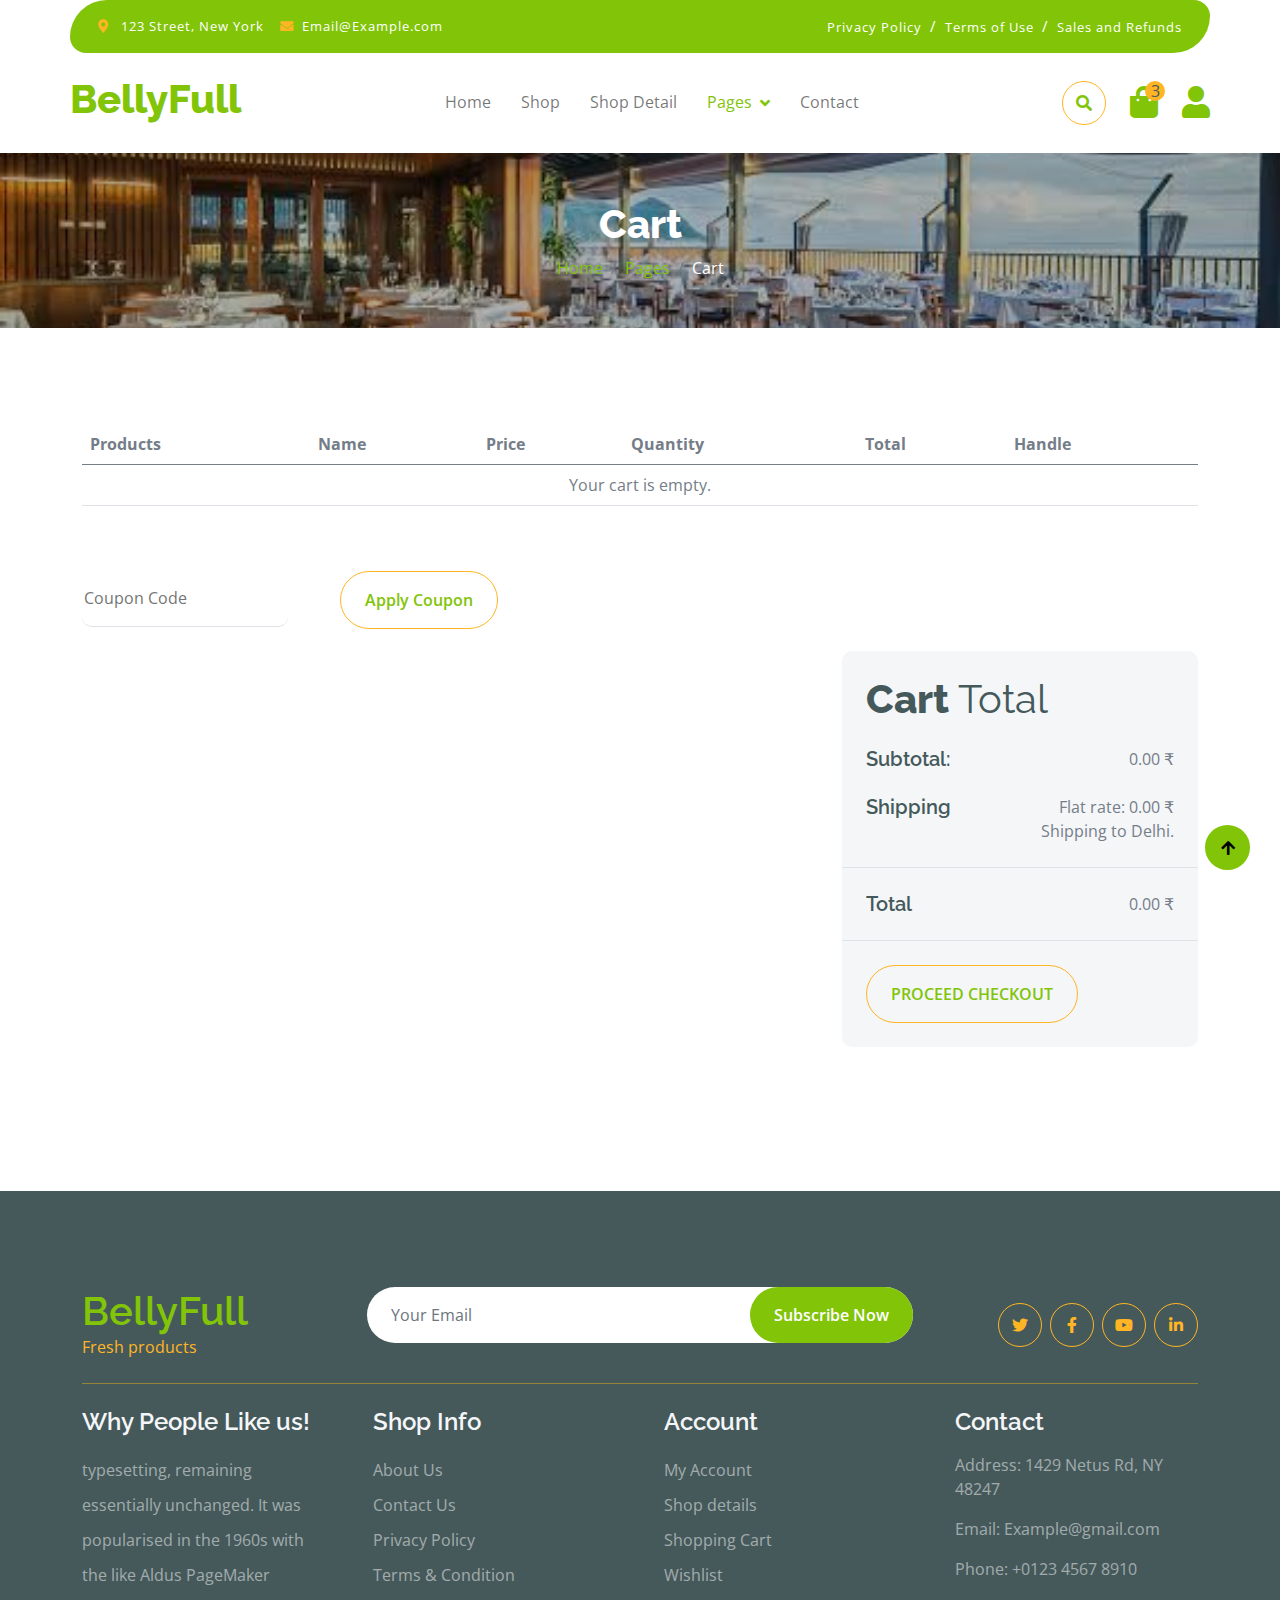
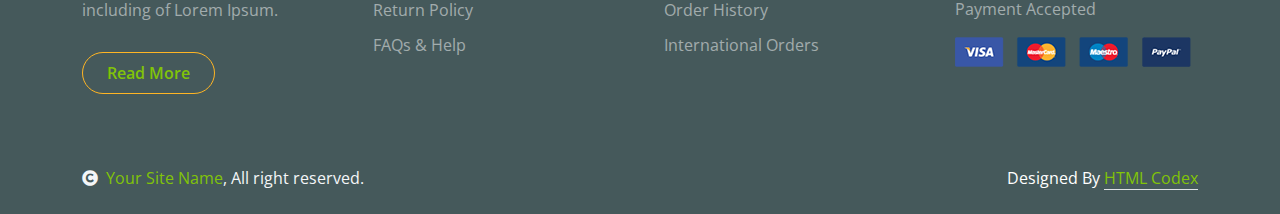
<file: cart.html>
<!DOCTYPE html>
<html lang="en">

    <head>
        <meta charset="utf-8">
        <title>BellyFull - Vegetable Website Template</title>
        <meta content="width=device-width, initial-scale=1.0" name="viewport">
        <meta content="" name="keywords">
        <meta content="" name="description">

        <link rel="preconnect" href="https://fonts.googleapis.com">
        <link rel="preconnect" href="https://fonts.gstatic.com" crossorigin>
        <link href="https://fonts.googleapis.com/css2?family=Open+Sans:wght@400;600&family=Raleway:wght@600;800&display=swap" rel="stylesheet"> 

        <link rel="stylesheet" href="https://use.fontawesome.com/releases/v5.15.4/css/all.css"/>
        <link href="https://cdn.jsdelivr.net/npm/bootstrap-icons@1.4.1/font/bootstrap-icons.css" rel="stylesheet">

        <link href="lib/lightbox/css/lightbox.min.css" rel="stylesheet">
        <link href="lib/owlcarousel/assets/owl.carousel.min.css" rel="stylesheet">


        <link href="css/bootstrap.min.css" rel="stylesheet">

        <link href="css/style.css" rel="stylesheet">
    </head>

    <body>

        <div id="spinner" class="show w-100 vh-100 bg-white position-fixed translate-middle top-50 start-50  d-flex align-items-center justify-content-center">
            <div class="spinner-grow text-primary" role="status"></div>
        </div>
        <div class="container-fluid fixed-top">
            <div class="container topbar bg-primary d-none d-lg-block">
                <div class="d-flex justify-content-between">
                    <div class="top-info ps-2">
                        <small class="me-3"><i class="fas fa-map-marker-alt me-2 text-secondary"></i> <a href="#" class="text-white">123 Street, New York</a></small>
                        <small class="me-3"><i class="fas fa-envelope me-2 text-secondary"></i><a href="#" class="text-white">Email@Example.com</a></small>
                    </div>
                    <div class="top-link pe-2">
                        <a href="#" class="text-white"><small class="text-white mx-2">Privacy Policy</small>/</a>
                        <a href="#" class="text-white"><small class="text-white mx-2">Terms of Use</small>/</a>
                        <a href="#" class="text-white"><small class="text-white ms-2">Sales and Refunds</small></a>
                    </div>
                </div>
            </div>
            <div class="container px-0">
                <nav class="navbar navbar-light bg-white navbar-expand-xl">
                    <a href="index.html" class="navbar-brand"><h1 class="text-primary display-6">BellyFull</h1></a>
                    <button class="navbar-toggler py-2 px-3" type="button" data-bs-toggle="collapse" data-bs-target="#navbarCollapse">
                        <span class="fa fa-bars text-primary"></span>
                    </button>
                    <div class="collapse navbar-collapse bg-white" id="navbarCollapse">
                        <div class="navbar-nav mx-auto">
                            <a href="index.html" class="nav-item nav-link">Home</a>
                            <a href="shop.html" class="nav-item nav-link">Shop</a>
                            <a href="shop-detail.html" class="nav-item nav-link">Shop Detail</a>
                            <div class="nav-item dropdown">
                                <a href="#" class="nav-link dropdown-toggle active" data-bs-toggle="dropdown">Pages</a>
                                <div class="dropdown-menu m-0 bg-secondary rounded-0">
                                    <a href="cart.html" class="dropdown-item active">Cart</a>
                                    <a href="chackout.html" class="dropdown-item">Chackout</a>
                                    <a href="testimonial.html" class="dropdown-item">Testimonial</a>
                                    <a href="404.html" class="dropdown-item">404 Page</a>
                                </div>
                            </div>
                            <a href="contact.html" class="nav-item nav-link">Contact</a>
                        </div>
                        <div class="d-flex m-3 me-0">
                            <button class="btn-search btn border border-secondary btn-md-square rounded-circle bg-white me-4" data-bs-toggle="modal" data-bs-target="#searchModal"><i class="fas fa-search text-primary"></i></button>
                            <a href="#" class="position-relative me-4 my-auto">
                                <i class="fa fa-shopping-bag fa-2x"></i>
                                <span class="position-absolute bg-secondary rounded-circle d-flex align-items-center justify-content-center text-dark px-1" style="top: -5px; left: 15px; height: 20px; min-width: 20px;">3</span>
                            </a>
                            <a href="Signup.html" class="my-auto">
                                <i class="fas fa-user fa-2x"></i>
                            </a>
                        </div>
                    </div>
                </nav>
            </div>
        </div>
        <div class="modal fade" id="searchModal" tabindex="-1" aria-labelledby="exampleModalLabel" aria-hidden="true">
            <div class="modal-dialog modal-fullscreen">
                <div class="modal-content rounded-0">
                    <div class="modal-header">
                        <h5 class="modal-title" id="exampleModalLabel">Search by keyword</h5>
                        <button type="button" class="btn-close" data-bs-dismiss="modal" aria-label="Close"></button>
                    </div>
                    <div class="modal-body d-flex align-items-center">
                        <div class="input-group w-75 mx-auto d-flex">
                            <input type="search" class="form-control p-3" placeholder="keywords" aria-describedby="search-icon-1">
                            <span id="search-icon-1" class="input-group-text p-3"><i class="fa fa-search"></i></span>
                        </div>
                    </div>
                </div>
            </div>
        </div>
        <div class="container-fluid page-header py-5">
            <h1 class="text-center text-white display-6">Cart</h1>
            <ol class="breadcrumb justify-content-center mb-0">
                <li class="breadcrumb-item"><a href="#">Home</a></li>
                <li class="breadcrumb-item"><a href="#">Pages</a></li>
                <li class="breadcrumb-item active text-white">Cart</li>
            </ol>
        </div>
        <div class="container-fluid py-5">
            <div class="container py-5">
                <div class="table-responsive">
                    <table class="table">
                        <thead>
                          <tr>
                            <th scope="col">Products</th>
                            <th scope="col">Name</th>
                            <th scope="col">Price</th>
                            <th scope="col">Quantity</th>
                            <th scope="col">Total</th>
                            <th scope="col">Handle</th>
                          </tr>
                        </thead>
                        <tbody>

                        </tbody>
                    </table>
                </div>
                <div class="mt-5">
                    <input type="text" class="border-0 border-bottom rounded me-5 py-3 mb-4" placeholder="Coupon Code">
                    <button class="btn border-secondary rounded-pill px-4 py-3 text-primary" type="button">Apply Coupon</button>
                </div>
                <div class="row g-4 justify-content-end">
                    <div class="col-8"></div>
                    <div class="col-sm-8 col-md-7 col-lg-6 col-xl-4">
                        <div class="bg-light rounded">
                            <div class="p-4">
                                <h1 class="display-6 mb-4">Cart <span class="fw-normal">Total</span></h1>
                                <div class="d-flex justify-content-between mb-4">
                                    <h5 class="mb-0 me-4">Subtotal:</h5>
                                    <p class="mb-0" id="cart-subtotal">0.00 ₹</p>
                                </div>
                                <div class="d-flex justify-content-between">
                                    <h5 class="mb-0 me-4">Shipping</h5>
                                    <div class="">
                                        <p class="mb-0" id="cart-shipping">Flat rate: 0.00 ₹</p>
                                    </div>
                                </div>
                                <p class="mb-0 text-end">Shipping to Delhi.</p>
                            </div>
                            <div class="py-4 mb-4 border-top border-bottom d-flex justify-content-between">
                                <h5 class="mb-0 ps-4 me-4">Total</h5>
                                <p class="mb-0 pe-4" id="cart-total">0.00 ₹</p>
                            </div>
                            <button class="btn border-secondary rounded-pill px-4 py-3 text-primary text-uppercase mb-4 ms-4" type="button">Proceed Checkout</button>
                        </div>
                    </div>
                </div>
            </div>
        </div>
        <div class="container-fluid bg-dark text-white-50 footer pt-5 mt-5">
            <div class="container py-5">
                <div class="pb-4 mb-4" style="border-bottom: 1px solid rgba(226, 175, 24, 0.5) ;">
                    <div class="row g-4">
                        <div class="col-lg-3">
                            <a href="#">
                                <h1 class="text-primary mb-0">BellyFull</h1>
                                <p class="text-secondary mb-0">Fresh products</p>
                            </a>
                        </div>
                        <div class="col-lg-6">
                            <div class="position-relative mx-auto">
                                <input class="form-control border-0 w-100 py-3 px-4 rounded-pill" type="number" placeholder="Your Email">
                                <button type="submit" class="btn btn-primary border-0 border-secondary py-3 px-4 position-absolute rounded-pill text-white" style="top: 0; right: 0;">Subscribe Now</button>
                            </div>
                        </div>
                        <div class="col-lg-3">
                            <div class="d-flex justify-content-end pt-3">
                                <a class="btn  btn-outline-secondary me-2 btn-md-square rounded-circle" href=""><i class="fab fa-twitter"></i></a>
                                <a class="btn btn-outline-secondary me-2 btn-md-square rounded-circle" href=""><i class="fab fa-facebook-f"></i></a>
                                <a class="btn btn-outline-secondary me-2 btn-md-square rounded-circle" href=""><i class="fab fa-youtube"></i></a>
                                <a class="btn btn-outline-secondary btn-md-square rounded-circle" href=""><i class="fab fa-linkedin-in"></i></a>
                            </div>
                        </div>
                    </div>
                </div>
                <div class="row g-5">
                    <div class="col-lg-3 col-md-6">
                        <div class="footer-item">
                            <h4 class="text-light mb-3">Why People Like us!</h4>
                            <p class="mb-4">typesetting, remaining essentially unchanged. It was 
                                popularised in the 1960s with the like Aldus PageMaker including of Lorem Ipsum.</p>
                            <a href="" class="btn border-secondary py-2 px-4 rounded-pill text-primary">Read More</a>
                        </div>
                    </div>
                    <div class="col-lg-3 col-md-6">
                        <div class="d-flex flex-column text-start footer-item">
                            <h4 class="text-light mb-3">Shop Info</h4>
                            <a class="btn-link" href="">About Us</a>
                            <a class="btn-link" href="">Contact Us</a>
                            <a class="btn-link" href="">Privacy Policy</a>
                            <a class="btn-link" href="">Terms & Condition</a>
                            <a class="btn-link" href="">Return Policy</a>
                            <a class="btn-link" href="">FAQs & Help</a>
                        </div>
                    </div>
                    <div class="col-lg-3 col-md-6">
                        <div class="d-flex flex-column text-start footer-item">
                            <h4 class="text-light mb-3">Account</h4>
                            <a class="btn-link" href="">My Account</a>
                            <a class="btn-link" href="">Shop details</a>
                            <a class="btn-link" href="">Shopping Cart</a>
                            <a class="btn-link" href="">Wishlist</a>
                            <a class="btn-link" href="">Order History</a>
                            <a class="btn-link" href="">International Orders</a>
                        </div>
                    </div>
                    <div class="col-lg-3 col-md-6">
                        <div class="footer-item">
                            <h4 class="text-light mb-3">Contact</h4>
                            <p>Address: 1429 Netus Rd, NY 48247</p>
                            <p>Email: Example@gmail.com</p>
                            <p>Phone: +0123 4567 8910</p>
                            <p>Payment Accepted</p>
                            <img src="img/payment.png" class="img-fluid" alt="">
                        </div>
                    </div>
                </div>
            </div>
        </div>
        <div class="container-fluid copyright bg-dark py-4">
            <div class="container">
                <div class="row">
                    <div class="col-md-6 text-center text-md-start mb-3 mb-md-0">
                        <span class="text-light"><a href="#"><i class="fas fa-copyright text-light me-2"></i>Your Site Name</a>, All right reserved.</span>
                    </div>
                    <div class="col-md-6 my-auto text-center text-md-end text-white">
                        Designed By <a class="border-bottom" href="https://htmlcodex.com">HTML Codex</a>
                    </div>
                </div>
            </div>
        </div>
        <a href="#" class="btn btn-primary border-3 border-primary rounded-circle back-to-top"><i class="fa fa-arrow-up"></i></a>   

        
    <script src="https://ajax.googleapis.com/ajax/libs/jquery/3.6.4/jquery.min.js"></script>
    <script src="https://cdn.jsdelivr.net/npm/bootstrap@5.0.0/dist/js/bootstrap.bundle.min.js"></script>
    <script src="lib/easing/easing.min.js"></script>
    <script src="lib/waypoints/waypoints.min.js"></script>
    <script src="lib/lightbox/js/lightbox.min.js"></script>
    <script src="lib/owlcarousel/owl.carousel.min.js"></script>

    <script src="js/main.js"></script>
    <script>
    document.addEventListener("DOMContentLoaded", () => {
        const tableBody = document.querySelector("tbody");
        let cart = JSON.parse(localStorage.getItem("cart")) || [];

        function renderCart() {
            tableBody.innerHTML = "";
            if (cart.length === 0) {
                tableBody.innerHTML = '<tr><td colspan="6" class="text-center">Your cart is empty.</td></tr>';
                updateTotals();
                return;
            }

            cart.forEach(item => {
                const row = document.createElement("tr");
                row.dataset.id = item.id;
                row.innerHTML = `
                    <th scope="row">
                        <div class="d-flex align-items-center">
                            <img src="img/${item.img}" class="img-fluid me-5 rounded-circle" style="width: 80px; height: 80px; object-fit: cover;" alt="${item.name}">
                        </div>
                    </th>
                    <td><p class="mb-0 mt-4">${item.name}</p></td>
                    <td><p class="mb-0 mt-4">${item.price.toFixed(2)} ₹</p></td>
                    <td>
                        <div class="input-group quantity mt-4" style="width: 100px;">
                            <div class="input-group-btn">
                                <button class="btn btn-sm btn-minus rounded-circle bg-light border" >
                                    <i class="fa fa-minus"></i>
                                </button>
                            </div>
                            <input type="text" class="form-control form-control-sm text-center border-0" value="${item.quantity}" readonly>
                            <div class="input-group-btn">
                                <button class="btn btn-sm btn-plus rounded-circle bg-light border">
                                    <i class="fa fa-plus"></i>
                                </button>
                            </div>
                        </div>
                    </td>
                    <td><p class="mb-0 mt-4">${(item.price * item.quantity).toFixed(2)} ₹</p></td>
                    <td>
                        <button class="btn btn-md rounded-circle bg-light border mt-4 btn-delete">
                            <i class="fa fa-times text-danger"></i>
                        </button>
                    </td>
                `;
                tableBody.appendChild(row);
            });
            updateTotals();
        }

        function updateTotals() {
            const subtotal = cart.reduce((sum, item) => sum + (item.price * item.quantity), 0);
            const shipping = subtotal > 0 ? 3.00 : 0;
            const total = subtotal + shipping;

            document.getElementById('cart-subtotal').textContent = `${subtotal.toFixed(2)} ₹`;
            document.getElementById('cart-shipping').textContent = `Flat rate: ${shipping.toFixed(2)} ₹`;
            document.getElementById('cart-total').textContent = `${total.toFixed(2)} ₹`;
        }

        function updateCartStorage() {
            localStorage.setItem("cart", JSON.stringify(cart));
        }

        tableBody.addEventListener('click', e => {
            const target = e.target.closest('button');
            if (!target) return;

            const row = target.closest('tr');
            if (!row) return;

            const id = row.dataset.id;
            const item = cart.find(i => i.id === id);
            if (!item) return;

            if (target.classList.contains('btn-plus') || target.closest('.btn-plus')) {
                item.quantity++;
            } else if (target.classList.contains('btn-minus') || target.closest('.btn-minus')) {
                item.quantity--;
                if (item.quantity === 0) {
                    cart = cart.filter(i => i.id !== id);
                }
            } else if (target.classList.contains('btn-delete') || target.closest('.btn-delete')) {
                cart = cart.filter(i => i.id !== id);
            }

            updateCartStorage();
            renderCart();
        });

        // Initial render on page load
        renderCart();
    });
    </script>

    </body>

</html>
</file>
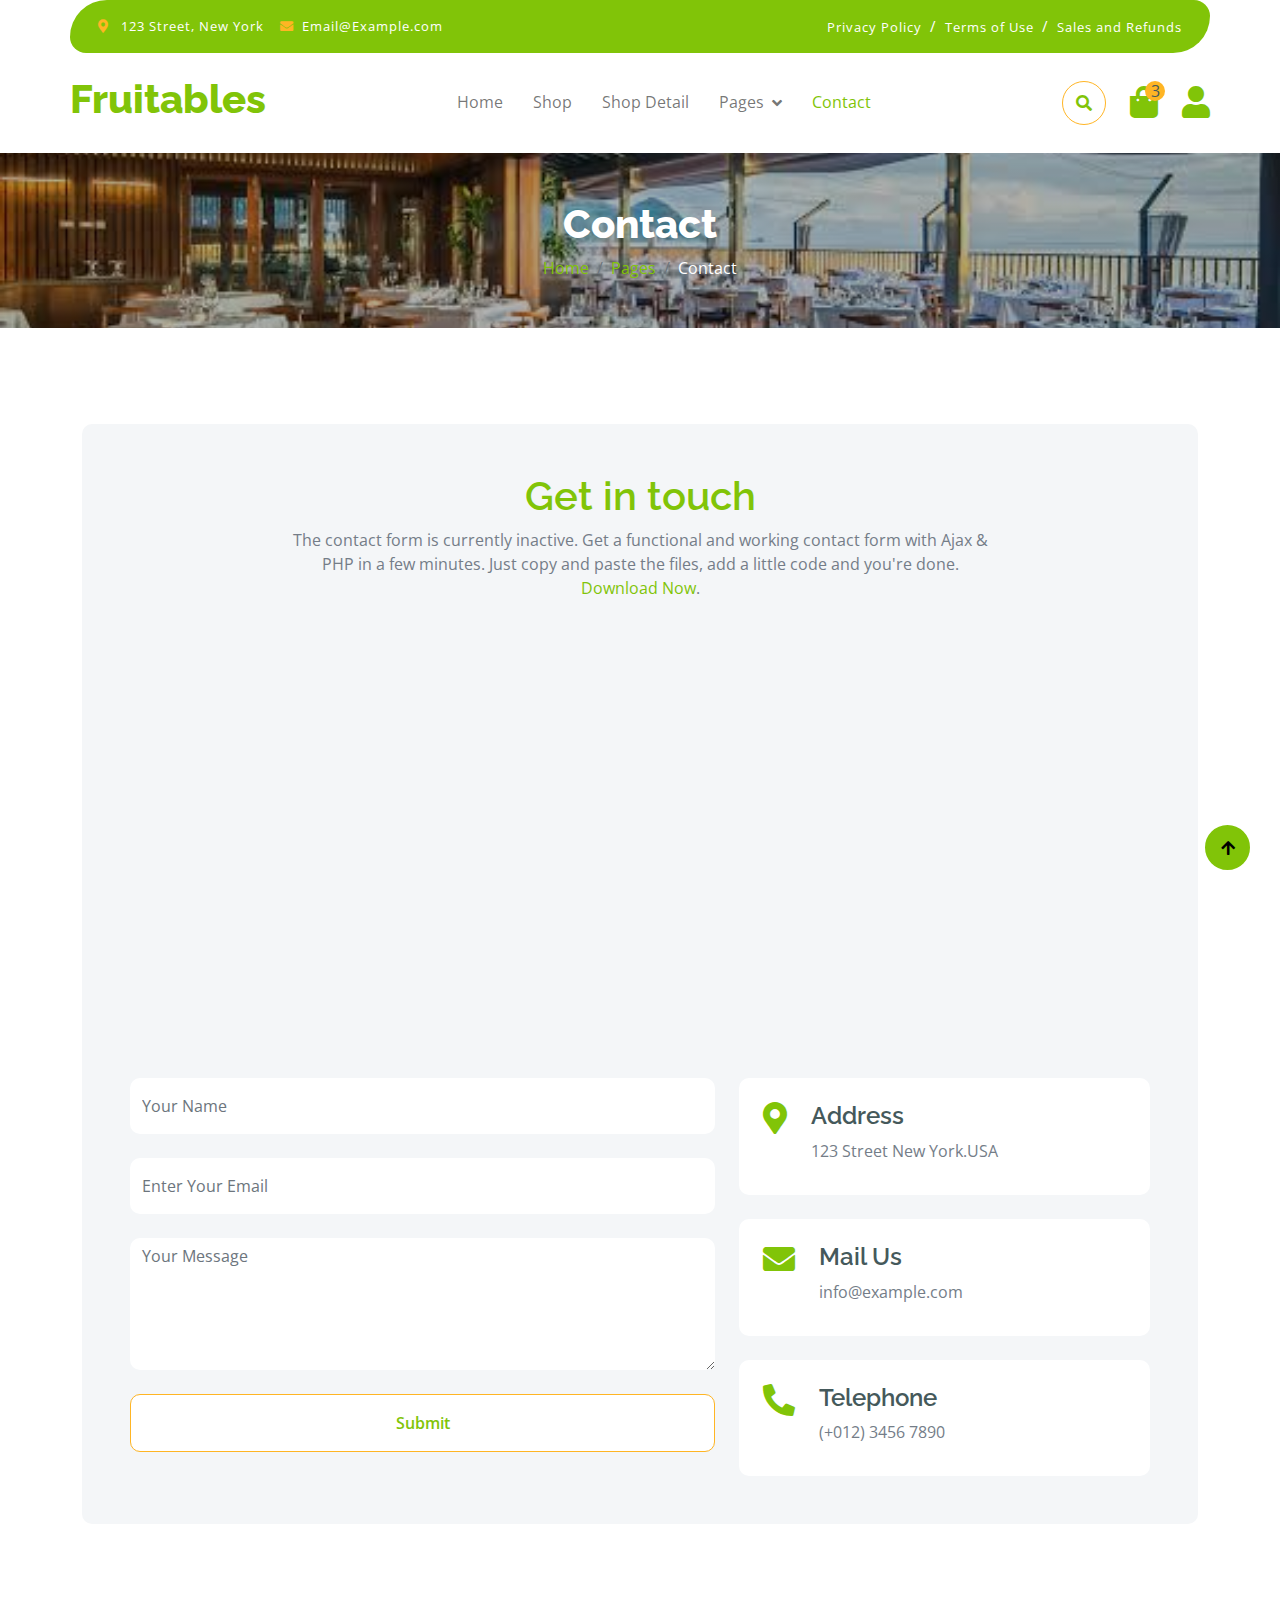
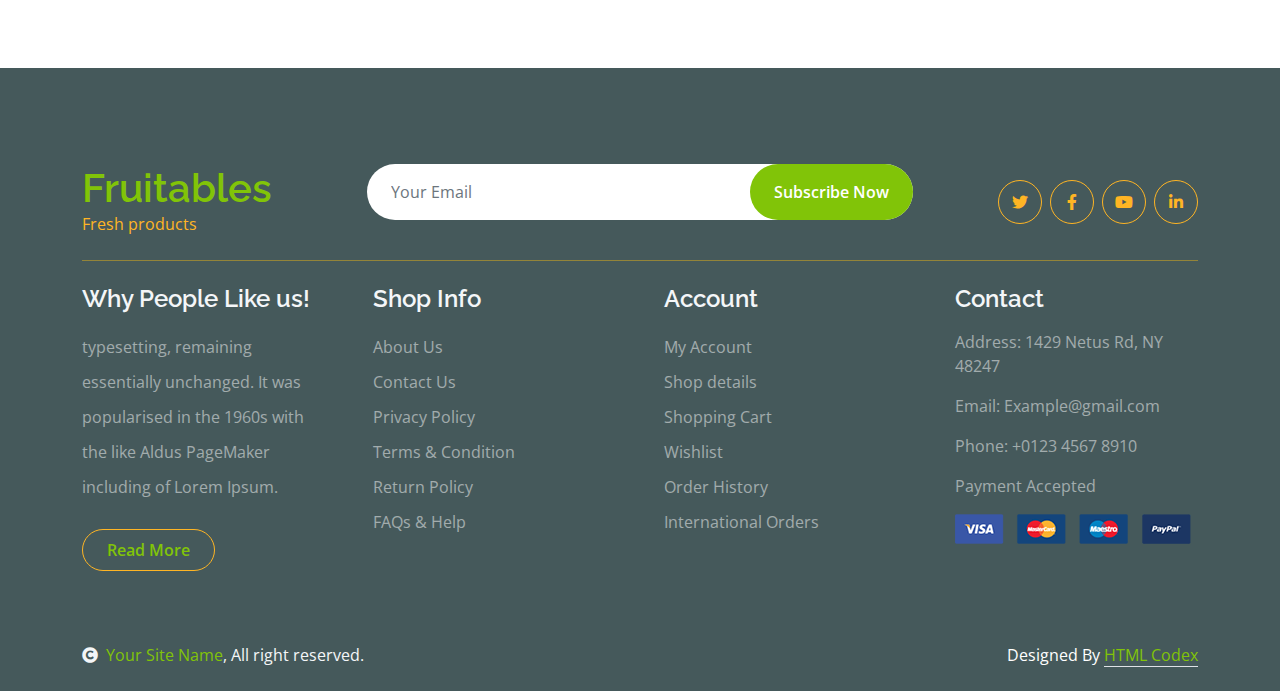
<file: contact.html>
<!DOCTYPE html>
<html lang="en">

    <head>
        <meta charset="utf-8">
        <title>Fruitables - Vegetable Website Template</title>
        <meta content="width=device-width, initial-scale=1.0" name="viewport">
        <meta content="" name="keywords">
        <meta content="" name="description">

        <!-- Google Web Fonts -->
        <link rel="preconnect" href="https://fonts.googleapis.com">
        <link rel="preconnect" href="https://fonts.gstatic.com" crossorigin>
        <link href="https://fonts.googleapis.com/css2?family=Open+Sans:wght@400;600&family=Raleway:wght@600;800&display=swap" rel="stylesheet"> 

        <!-- Icon Font Stylesheet -->
        <link rel="stylesheet" href="https://use.fontawesome.com/releases/v5.15.4/css/all.css"/>
        <link href="https://cdn.jsdelivr.net/npm/bootstrap-icons@1.4.1/font/bootstrap-icons.css" rel="stylesheet">

        <!-- Libraries Stylesheet -->
        <link href="lib/lightbox/css/lightbox.min.css" rel="stylesheet">
        <link href="lib/owlcarousel/assets/owl.carousel.min.css" rel="stylesheet">


        <!-- Customized Bootstrap Stylesheet -->
        <link href="css/bootstrap.min.css" rel="stylesheet">

        <!-- Template Stylesheet -->
        <link href="css/style.css" rel="stylesheet">
    </head>

    <body>

        <!-- Spinner Start -->
        <div id="spinner" class="show w-100 vh-100 bg-white position-fixed translate-middle top-50 start-50  d-flex align-items-center justify-content-center">
            <div class="spinner-grow text-primary" role="status"></div>
        </div>
        <!-- Spinner End -->


        <!-- Navbar start -->
        <div class="container-fluid fixed-top">
            <div class="container topbar bg-primary d-none d-lg-block">
                <div class="d-flex justify-content-between">
                    <div class="top-info ps-2">
                        <small class="me-3"><i class="fas fa-map-marker-alt me-2 text-secondary"></i> <a href="#" class="text-white">123 Street, New York</a></small>
                        <small class="me-3"><i class="fas fa-envelope me-2 text-secondary"></i><a href="#" class="text-white">Email@Example.com</a></small>
                    </div>
                    <div class="top-link pe-2">
                        <a href="#" class="text-white"><small class="text-white mx-2">Privacy Policy</small>/</a>
                        <a href="#" class="text-white"><small class="text-white mx-2">Terms of Use</small>/</a>
                        <a href="#" class="text-white"><small class="text-white ms-2">Sales and Refunds</small></a>
                    </div>
                </div>
            </div>
            <div class="container px-0">
                <nav class="navbar navbar-light bg-white navbar-expand-xl">
                    <a href="index.html" class="navbar-brand"><h1 class="text-primary display-6">Fruitables</h1></a>
                    <button class="navbar-toggler py-2 px-3" type="button" data-bs-toggle="collapse" data-bs-target="#navbarCollapse">
                        <span class="fa fa-bars text-primary"></span>
                    </button>
                    <div class="collapse navbar-collapse bg-white" id="navbarCollapse">
                        <div class="navbar-nav mx-auto">
                            <a href="index.html" class="nav-item nav-link">Home</a>
                            <a href="shop.html" class="nav-item nav-link">Shop</a>
                            <a href="shop-detail.html" class="nav-item nav-link">Shop Detail</a>
                            <div class="nav-item dropdown">
                                <a href="#" class="nav-link dropdown-toggle" data-bs-toggle="dropdown">Pages</a>
                                <div class="dropdown-menu m-0 bg-secondary rounded-0">
                                    <a href="cart.html" class="dropdown-item">Cart</a>
                                    <a href="chackout.html" class="dropdown-item">Chackout</a>
                                    <a href="testimonial.html" class="dropdown-item">Testimonial</a>
                                    <a href="404.html" class="dropdown-item">404 Page</a>
                                </div>
                            </div>
                            <a href="contact.html" class="nav-item nav-link active">Contact</a>
                        </div>
                        <div class="d-flex m-3 me-0">
                            <button class="btn-search btn border border-secondary btn-md-square rounded-circle bg-white me-4" data-bs-toggle="modal" data-bs-target="#searchModal"><i class="fas fa-search text-primary"></i></button>
                            <a href="#" class="position-relative me-4 my-auto">
                                <i class="fa fa-shopping-bag fa-2x"></i>
                                <span class="position-absolute bg-secondary rounded-circle d-flex align-items-center justify-content-center text-dark px-1" style="top: -5px; left: 15px; height: 20px; min-width: 20px;">3</span>
                            </a>
                            <a href="Signup.html" class="my-auto">
                                <i class="fas fa-user fa-2x"></i>
                            </a>
                        </div>
                    </div>
                </nav>
            </div>
        </div>
        <!-- Navbar End -->


        <!-- Modal Search Start -->
        <div class="modal fade" id="searchModal" tabindex="-1" aria-labelledby="exampleModalLabel" aria-hidden="true">
            <div class="modal-dialog modal-fullscreen">
                <div class="modal-content rounded-0">
                    <div class="modal-header">
                        <h5 class="modal-title" id="exampleModalLabel">Search by keyword</h5>
                        <button type="button" class="btn-close" data-bs-dismiss="modal" aria-label="Close"></button>
                    </div>
                    <div class="modal-body d-flex align-items-center">
                        <div class="input-group w-75 mx-auto d-flex">
                            <input type="search" class="form-control p-3" placeholder="keywords" aria-describedby="search-icon-1">
                            <span id="search-icon-1" class="input-group-text p-3"><i class="fa fa-search"></i></span>
                        </div>
                    </div>
                </div>
            </div>
        </div>
        <!-- Modal Search End -->


        <!-- Single Page Header start -->
        <div class="container-fluid page-header py-5">
            <h1 class="text-center text-white display-6">Contact</h1>
            <ol class="breadcrumb justify-content-center mb-0">
                <li class="breadcrumb-item"><a href="#">Home</a></li>
                <li class="breadcrumb-item"><a href="#">Pages</a></li>
                <li class="breadcrumb-item active text-white">Contact</li>
            </ol>
        </div>
        <!-- Single Page Header End -->


        <!-- Contact Start -->
        <div class="container-fluid contact py-5">
            <div class="container py-5">
                <div class="p-5 bg-light rounded">
                    <div class="row g-4">
                        <div class="col-12">
                            <div class="text-center mx-auto" style="max-width: 700px;">
                                <h1 class="text-primary">Get in touch</h1>
                                <p class="mb-4">The contact form is currently inactive. Get a functional and working contact form with Ajax & PHP in a few minutes. Just copy and paste the files, add a little code and you're done. <a href="https://htmlcodex.com/contact-form">Download Now</a>.</p>
                            </div>
                        </div>
                        <div class="col-lg-12">
                            <div class="h-100 rounded">
                                <iframe class="rounded w-100" 
                                style="height: 400px;" src="https://www.google.com/maps/embed?pb=!1m18!1m12!1m3!1d387191.33750346623!2d-73.97968099999999!3d40.6974881!2m3!1f0!2f0!3f0!3m2!1i1024!2i768!4f13.1!3m3!1m2!1s0x89c24fa5d33f083b%3A0xc80b8f06e177fe62!2sNew%20York%2C%20NY%2C%20USA!5e0!3m2!1sen!2sbd!4v1694259649153!5m2!1sen!2sbd" 
                                loading="lazy" referrerpolicy="no-referrer-when-downgrade"></iframe>
                            </div>
                        </div>
                        <div class="col-lg-7">
                            <form action="" class="">
                                <input type="text" class="w-100 form-control border-0 py-3 mb-4" placeholder="Your Name">
                                <input type="email" class="w-100 form-control border-0 py-3 mb-4" placeholder="Enter Your Email">
                                <textarea class="w-100 form-control border-0 mb-4" rows="5" cols="10" placeholder="Your Message"></textarea>
                                <button class="w-100 btn form-control border-secondary py-3 bg-white text-primary " type="submit">Submit</button>
                            </form>
                        </div>
                        <div class="col-lg-5">
                            <div class="d-flex p-4 rounded mb-4 bg-white">
                                <i class="fas fa-map-marker-alt fa-2x text-primary me-4"></i>
                                <div>
                                    <h4>Address</h4>
                                    <p class="mb-2">123 Street New York.USA</p>
                                </div>
                            </div>
                            <div class="d-flex p-4 rounded mb-4 bg-white">
                                <i class="fas fa-envelope fa-2x text-primary me-4"></i>
                                <div>
                                    <h4>Mail Us</h4>
                                    <p class="mb-2">info@example.com</p>
                                </div>
                            </div>
                            <div class="d-flex p-4 rounded bg-white">
                                <i class="fa fa-phone-alt fa-2x text-primary me-4"></i>
                                <div>
                                    <h4>Telephone</h4>
                                    <p class="mb-2">(+012) 3456 7890</p>
                                </div>
                            </div>
                        </div>
                    </div>
                </div>
            </div>
        </div>
        <!-- Contact End -->


        <!-- Footer Start -->
        <div class="container-fluid bg-dark text-white-50 footer pt-5 mt-5">
            <div class="container py-5">
                <div class="pb-4 mb-4" style="border-bottom: 1px solid rgba(226, 175, 24, 0.5) ;">
                    <div class="row g-4">
                        <div class="col-lg-3">
                            <a href="#">
                                <h1 class="text-primary mb-0">Fruitables</h1>
                                <p class="text-secondary mb-0">Fresh products</p>
                            </a>
                        </div>
                        <div class="col-lg-6">
                            <div class="position-relative mx-auto">
                                <input class="form-control border-0 w-100 py-3 px-4 rounded-pill" type="number" placeholder="Your Email">
                                <button type="submit" class="btn btn-primary border-0 border-secondary py-3 px-4 position-absolute rounded-pill text-white" style="top: 0; right: 0;">Subscribe Now</button>
                            </div>
                        </div>
                        <div class="col-lg-3">
                            <div class="d-flex justify-content-end pt-3">
                                <a class="btn  btn-outline-secondary me-2 btn-md-square rounded-circle" href=""><i class="fab fa-twitter"></i></a>
                                <a class="btn btn-outline-secondary me-2 btn-md-square rounded-circle" href=""><i class="fab fa-facebook-f"></i></a>
                                <a class="btn btn-outline-secondary me-2 btn-md-square rounded-circle" href=""><i class="fab fa-youtube"></i></a>
                                <a class="btn btn-outline-secondary btn-md-square rounded-circle" href=""><i class="fab fa-linkedin-in"></i></a>
                            </div>
                        </div>
                    </div>
                </div>
                <div class="row g-5">
                    <div class="col-lg-3 col-md-6">
                        <div class="footer-item">
                            <h4 class="text-light mb-3">Why People Like us!</h4>
                            <p class="mb-4">typesetting, remaining essentially unchanged. It was 
                                popularised in the 1960s with the like Aldus PageMaker including of Lorem Ipsum.</p>
                            <a href="" class="btn border-secondary py-2 px-4 rounded-pill text-primary">Read More</a>
                        </div>
                    </div>
                    <div class="col-lg-3 col-md-6">
                        <div class="d-flex flex-column text-start footer-item">
                            <h4 class="text-light mb-3">Shop Info</h4>
                            <a class="btn-link" href="">About Us</a>
                            <a class="btn-link" href="">Contact Us</a>
                            <a class="btn-link" href="">Privacy Policy</a>
                            <a class="btn-link" href="">Terms & Condition</a>
                            <a class="btn-link" href="">Return Policy</a>
                            <a class="btn-link" href="">FAQs & Help</a>
                        </div>
                    </div>
                    <div class="col-lg-3 col-md-6">
                        <div class="d-flex flex-column text-start footer-item">
                            <h4 class="text-light mb-3">Account</h4>
                            <a class="btn-link" href="">My Account</a>
                            <a class="btn-link" href="">Shop details</a>
                            <a class="btn-link" href="">Shopping Cart</a>
                            <a class="btn-link" href="">Wishlist</a>
                            <a class="btn-link" href="">Order History</a>
                            <a class="btn-link" href="">International Orders</a>
                        </div>
                    </div>
                    <div class="col-lg-3 col-md-6">
                        <div class="footer-item">
                            <h4 class="text-light mb-3">Contact</h4>
                            <p>Address: 1429 Netus Rd, NY 48247</p>
                            <p>Email: Example@gmail.com</p>
                            <p>Phone: +0123 4567 8910</p>
                            <p>Payment Accepted</p>
                            <img src="img/payment.png" class="img-fluid" alt="">
                        </div>
                    </div>
                </div>
            </div>
        </div>
        <!-- Footer End -->

        <!-- Copyright Start -->
        <div class="container-fluid copyright bg-dark py-4">
            <div class="container">
                <div class="row">
                    <div class="col-md-6 text-center text-md-start mb-3 mb-md-0">
                        <span class="text-light"><a href="#"><i class="fas fa-copyright text-light me-2"></i>Your Site Name</a>, All right reserved.</span>
                    </div>
                    <div class="col-md-6 my-auto text-center text-md-end text-white">
                        <!--/*** This template is free as long as you keep the below author’s credit link/attribution link/backlink. ***/-->
                        <!--/*** If you'd like to use the template without the below author’s credit link/attribution link/backlink, ***/-->
                        <!--/*** you can purchase the Credit Removal License from "https://htmlcodex.com/credit-removal". ***/-->
                        Designed By <a class="border-bottom" href="https://htmlcodex.com">HTML Codex</a>
                    </div>
                </div>
            </div>
        </div>
        <!-- Copyright End -->



        <!-- Back to Top -->
        <a href="#" class="btn btn-primary border-3 border-primary rounded-circle back-to-top"><i class="fa fa-arrow-up"></i></a>   

        
    <!-- JavaScript Libraries -->
    <script src="https://ajax.googleapis.com/ajax/libs/jquery/3.6.4/jquery.min.js"></script>
    <script src="https://cdn.jsdelivr.net/npm/bootstrap@5.0.0/dist/js/bootstrap.bundle.min.js"></script>
    <script src="lib/easing/easing.min.js"></script>
    <script src="lib/waypoints/waypoints.min.js"></script>
    <script src="lib/lightbox/js/lightbox.min.js"></script>
    <script src="lib/owlcarousel/owl.carousel.min.js"></script>

    <!-- Template Javascript -->
    <script src="js/main.js"></script>
    </body>

</html>
</file>
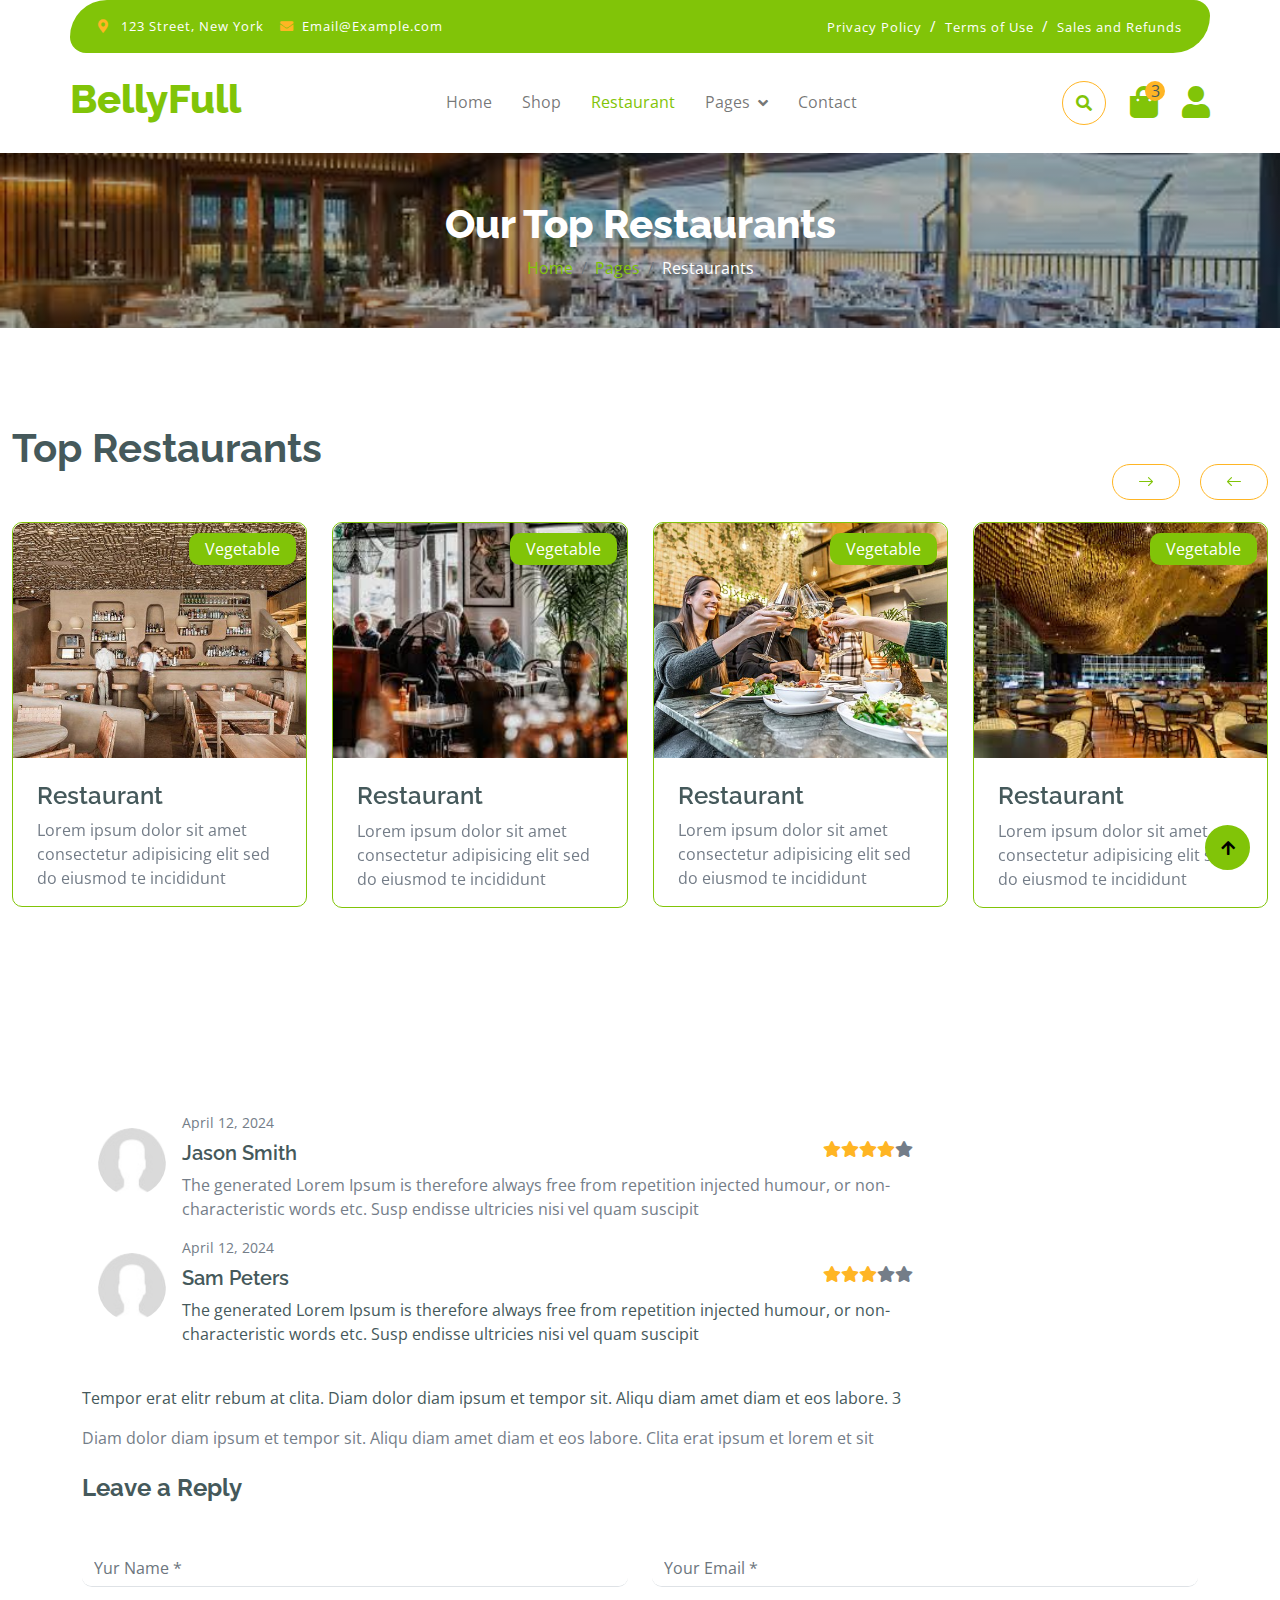
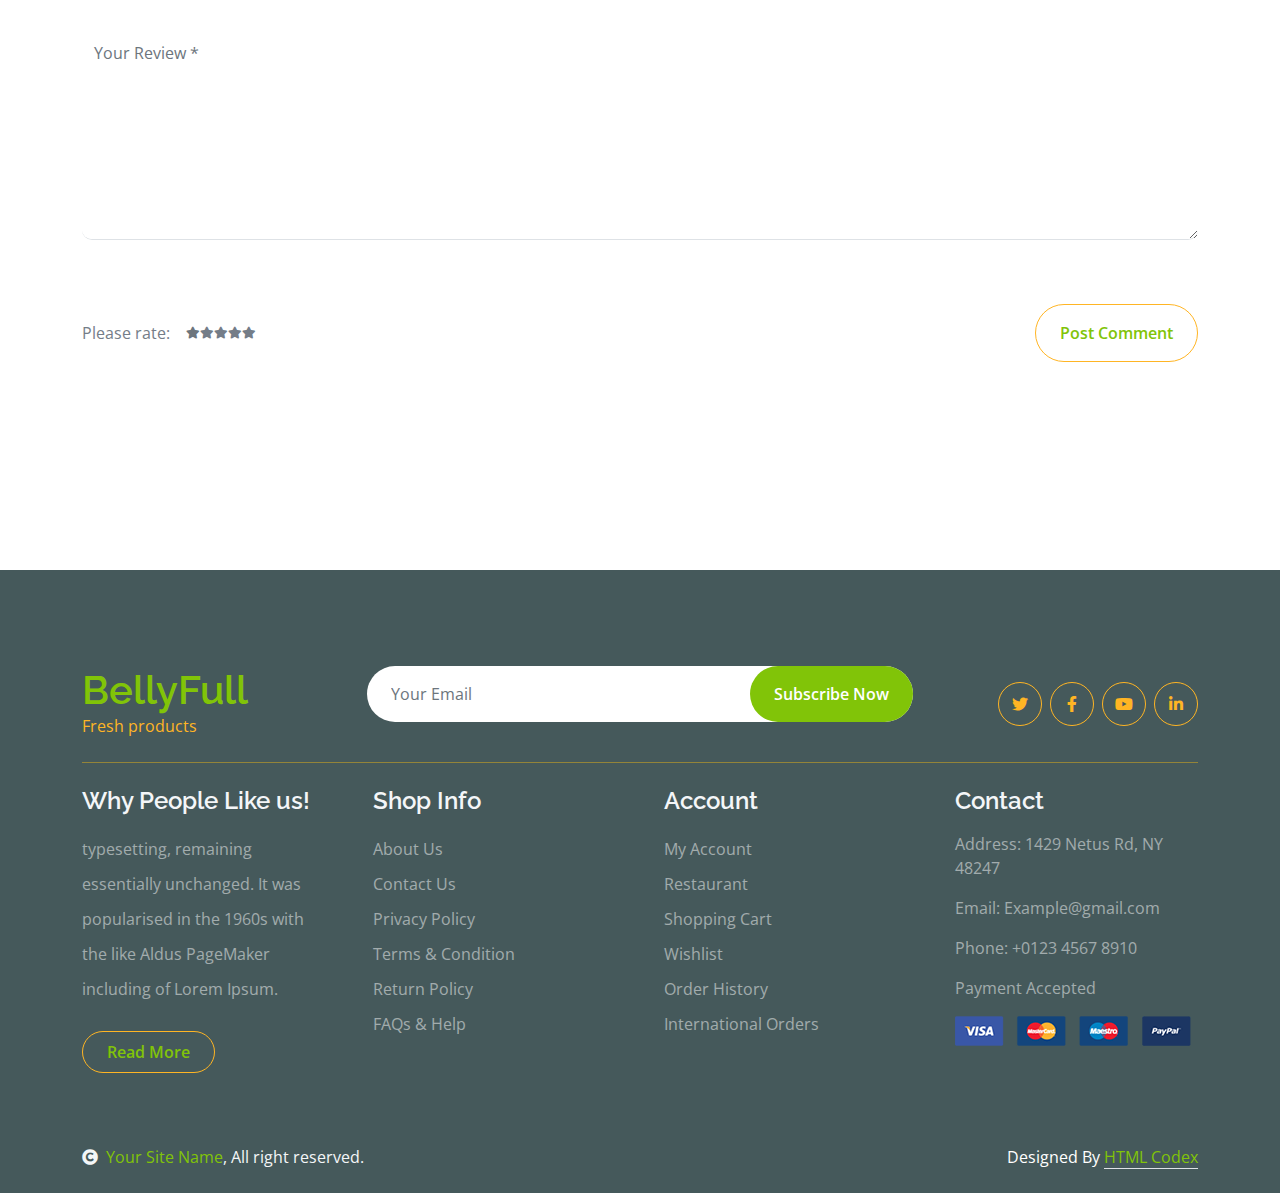
<file: shop-detail.html>
<!DOCTYPE html>
<html lang="en">

    <head>
        <meta charset="utf-8">
        <title>BellyFull - Vegetable Website Template</title>
        <meta content="width=device-width, initial-scale=1.0" name="viewport">
        <meta content="" name="keywords">
        <meta content="" name="description">

        <!-- Google Web Fonts -->
        <link rel="preconnect" href="https://fonts.googleapis.com">
        <link rel="preconnect" href="https://fonts.gstatic.com" crossorigin>
        <link href="https://fonts.googleapis.com/css2?family=Open+Sans:wght@400;600&family=Raleway:wght@600;800&display=swap" rel="stylesheet"> 

        <!-- Icon Font Stylesheet -->
        <link rel="stylesheet" href="https://use.fontawesome.com/releases/v5.15.4/css/all.css"/>
        <link href="https://cdn.jsdelivr.net/npm/bootstrap-icons@1.4.1/font/bootstrap-icons.css" rel="stylesheet">

        <!-- Libraries Stylesheet -->
        <link href="lib/lightbox/css/lightbox.min.css" rel="stylesheet">
        <link href="lib/owlcarousel/assets/owl.carousel.min.css" rel="stylesheet">


        <!-- Customized Bootstrap Stylesheet -->
        <link href="css/bootstrap.min.css" rel="stylesheet">

        <!-- Template Stylesheet -->
        <link href="css/style.css" rel="stylesheet">
    </head>

    <body>

        <!-- Spinner Start -->
        <div id="spinner" class="show w-100 vh-100 bg-white position-fixed translate-middle top-50 start-50  d-flex align-items-center justify-content-center">
            <div class="spinner-grow text-primary" role="status"></div>
        </div>
        <!-- Spinner End -->


        <!-- Navbar start -->
        <div class="container-fluid fixed-top">
            <div class="container topbar bg-primary d-none d-lg-block">
                <div class="d-flex justify-content-between">
                    <div class="top-info ps-2">
                        <small class="me-3"><i class="fas fa-map-marker-alt me-2 text-secondary"></i> <a href="#" class="text-white">123 Street, New York</a></small>
                        <small class="me-3"><i class="fas fa-envelope me-2 text-secondary"></i><a href="#" class="text-white">Email@Example.com</a></small>
                    </div>
                    <div class="top-link pe-2">
                        <a href="#" class="text-white"><small class="text-white mx-2">Privacy Policy</small>/</a>
                        <a href="#" class="text-white"><small class="text-white mx-2">Terms of Use</small>/</a>
                        <a href="#" class="text-white"><small class="text-white ms-2">Sales and Refunds</small></a>
                    </div>
                </div>
            </div>
            <div class="container px-0">
                <nav class="navbar navbar-light bg-white navbar-expand-xl">
                    <a href="index.html" class="navbar-brand"><h1 class="text-primary display-6">BellyFull</h1></a>
                    <button class="navbar-toggler py-2 px-3" type="button" data-bs-toggle="collapse" data-bs-target="#navbarCollapse">
                        <span class="fa fa-bars text-primary"></span>
                    </button>
                    <div class="collapse navbar-collapse bg-white" id="navbarCollapse">
                        <div class="navbar-nav mx-auto">
                            <a href="index.html" class="nav-item nav-link">Home</a>
                            <a href="shop.html" class="nav-item nav-link">Shop</a>
                            <a href="shop-detail.html" class="nav-item nav-link active">Restaurant</a>
                            <div class="nav-item dropdown">
                                <a href="#" class="nav-link dropdown-toggle" data-bs-toggle="dropdown">Pages</a>
                                <div class="dropdown-menu m-0 bg-secondary rounded-0">
                                    <a href="cart.html" class="dropdown-item">Cart</a>
                                    <a href="chackout.html" class="dropdown-item">Chackout</a>
                                    <a href="testimonial.html" class="dropdown-item">Testimonial</a>
                                    <a href="404.html" class="dropdown-item">404 Page</a>
                                </div>
                            </div>
                            <a href="contact.html" class="nav-item nav-link">Contact</a>
                        </div>
                        <div class="d-flex m-3 me-0">
                            <button class="btn-search btn border border-secondary btn-md-square rounded-circle bg-white me-4" data-bs-toggle="modal" data-bs-target="#searchModal"><i class="fas fa-search text-primary"></i></button>
                            <a href="#" class="position-relative me-4 my-auto">
                                <i class="fa fa-shopping-bag fa-2x"></i>
                                <span class="position-absolute bg-secondary rounded-circle d-flex align-items-center justify-content-center text-dark px-1" style="top: -5px; left: 15px; height: 20px; min-width: 20px;">3</span>
                            </a>
                            <a href="Signup.html" class="my-auto">
                                <i class="fas fa-user fa-2x"></i>
                            </a>
                        </div>
                    </div>
                </nav>
            </div>
        </div>
        <!-- Navbar End -->


        <!-- Modal Search Start -->
        <div class="modal fade" id="searchModal" tabindex="-1" aria-labelledby="exampleModalLabel" aria-hidden="true">
            <div class="modal-dialog modal-fullscreen">
                <div class="modal-content rounded-0">
                    <div class="modal-header">
                        <h5 class="modal-title" id="exampleModalLabel">Search by keyword</h5>
                        <button type="button" class="btn-close" data-bs-dismiss="modal" aria-label="Close"></button>
                    </div>
                    <div class="modal-body d-flex align-items-center">
                        <div class="input-group w-75 mx-auto d-flex">
                            <input type="search" class="form-control p-3" placeholder="keywords" aria-describedby="search-icon-1">
                            <span id="search-icon-1" class="input-group-text p-3"><i class="fa fa-search"></i></span>
                        </div>
                    </div>
                </div>
            </div>
        </div>
        <!-- Modal Search End -->


        <!-- Single Page Header start -->
        <div class="container-fluid page-header py-5">
            <h1 class="text-center text-white display-6">Our Top Restaurants</h1>
            <ol class="breadcrumb justify-content-center mb-0">
                <li class="breadcrumb-item"><a href="#">Home</a></li>
                <li class="breadcrumb-item"><a href="#">Pages</a></li>
                <li class="breadcrumb-item active text-white">Restaurants</li>
            </ol>
        </div>
        <!-- Single Page Header End -->


        <!-- Single Product Start -->
        <div class="container-fluid py-5 mt-5">
             <h1 class="fw-bold mb-0">Top Restaurants</h1>
                <div class="vesitable">
                    <div class="owl-carousel vegetable-carousel justify-content-center">
                        <div class="border border-primary rounded position-relative vesitable-item">
                            <div class="vesitable-img">
                                <img src="img/Restaurant-item-1.jpg" class="img-fluid w-100 rounded-top" alt="">
                            </div>
                            <div class="text-white bg-primary px-3 py-1 rounded position-absolute" style="top: 10px; right: 10px;">Vegetable</div>
                            <div class="p-4 pb-0 rounded-bottom">
                                <h4>Restaurant</h4>
                                <p>Lorem ipsum dolor sit amet consectetur adipisicing elit sed do eiusmod te incididunt</p>
                            </div>
                        </div>
                        <div class="border border-primary rounded position-relative vesitable-item">
                            <div class="vesitable-img">
                                <img src="img/Restaurant-item-2.jpeg" class="img-fluid w-100 rounded-top" alt="">
                            </div>
                            <div class="text-white bg-primary px-3 py-1 rounded position-absolute" style="top: 10px; right: 10px;">Vegetable</div>
                            <div class="p-4 pb-0 rounded-bottom">
                                <h4>Restaurant</h4>
                                <p>Lorem ipsum dolor sit amet consectetur adipisicing elit sed do eiusmod te incididunt</p>
                            </div>
                        </div>
                        <div class="border border-primary rounded position-relative vesitable-item">
                            <div class="vesitable-img">
                                <img src="img/Restaurant-item-3.jpg" class="img-fluid w-100 rounded-top bg-light" alt="">
                            </div>
                            <div class="text-white bg-primary px-3 py-1 rounded position-absolute" style="top: 10px; right: 10px;">Vegetable</div>
                            <div class="p-4 pb-0 rounded-bottom">
                                <h4>Restaurant</h4>
                                <p>Lorem ipsum dolor sit amet consectetur adipisicing elit sed do eiusmod te incididunt</p>
                            </div>
                        </div>
                        <div class="border border-primary rounded position-relative vesitable-item">
                            <div class="vesitable-img">
                                <img src="img/Restaurant-item-5.jpeg" class="img-fluid w-100 rounded-top" alt="">
                            </div>
                            <div class="text-white bg-primary px-3 py-1 rounded position-absolute" style="top: 10px; right: 10px;">Vegetable</div>
                            <div class="p-4 pb-0 rounded-bottom">
                                <h4>Restaurant</h4>
                                <p>Lorem ipsum dolor sit amet consectetur adipisicing elit sed do eiusmod te incididunt</p>
                            </div>
                        </div>
                        <div class="border border-primary rounded position-relative vesitable-item">
                            <div class="vesitable-img">
                                <img src="img/Restaurant-item-4.jpeg" class="img-fluid w-100 rounded-top" alt="">
                            </div>
                            <div class="text-white bg-primary px-3 py-1 rounded position-absolute" style="top: 10px; right: 10px;">Vegetable</div>
                            <div class="p-4 pb-0 rounded-bottom">
                                <h4>Restaurants</h4>
                                <p>Lorem ipsum dolor sit amet consectetur adipisicing elit sed do eiusmod te incididunt</p>
                            </div>
                        </div>
                        <div class="border border-primary rounded position-relative vesitable-item">
                            <div class="vesitable-img">
                                <img src="img/Restaurant-item-6.jpg" class="img-fluid w-100 rounded-top" alt="">
                            </div>
                            <div class="text-white bg-primary px-3 py-1 rounded position-absolute" style="top: 10px; right: 10px;">Vegetable</div>
                            <div class="p-4 pb-0 rounded-bottom">
                                <h4>Restaurant</h4>
                                <p>Lorem ipsum dolor sit amet consectetur adipisicing elit sed do eiusmod te incididunt</p>
                            </div>
                        </div>
                        <div class="border border-primary rounded position-relative vesitable-item">
                            <div class="vesitable-img">
                                <img src="img/Restaurant-item-6.jpg" class="img-fluid w-100 rounded-top" alt="">
                            </div>
                            <div class="text-white bg-primary px-3 py-1 rounded position-absolute" style="top: 10px; right: 10px;">Vegetable</div>
                            <div class="p-4 pb-0 rounded-bottom">
                            </div>
                        </div>
                        <div class="border border-primary rounded position-relative vesitable-item">
                            <div class="vesitable-img">
                                <img src="img/Restaurant-item-7.jpeg" class="img-fluid w-100 rounded-top" alt="">
                            </div>
                            <div class="text-white bg-primary px-3 py-1 rounded position-absolute" style="top: 10px; right: 10px;">Vegetable</div>
                            <div class="p-4 pb-0 rounded-bottom">
                                <h4>Restaurant</h4>
                                <p>Lorem ipsum dolor sit amet consectetur adipisicing elit sed do eiusmod te incididunt</p>
                                <div class="d-flex justify-content-between flex-lg-wrap">
                                    <p class="text-dark fs-5 fw-bold">$7.99 / kg</p>
                                    <a href="#" class="btn border border-secondary rounded-pill px-3 py-1 mb-4 text-primary"><i class="fa fa-shopping-bag me-2 text-primary"></i> Add to cart</a>
                                </div>
                            </div>
                        </div>
                    </div>
                </div>
            </div>
        </div>
            <div class="container py-5">
                <div class="row g-4 mb-5">
                    <div class="col-lg-8 col-xl-9">
                        <div class="row g-4">
                                    <div class="tab-pane" id="nav-mission" role="tabpanel" aria-labelledby="nav-mission-tab">
                                        <div class="d-flex">
                                            <img src="img/avatar.jpg" class="img-fluid rounded-circle p-3" style="width: 100px; height: 100px;" alt="">
                                            <div class="">
                                                <p class="mb-2" style="font-size: 14px;">April 12, 2024</p>
                                                <div class="d-flex justify-content-between">
                                                    <h5>Jason Smith</h5>
                                                    <div class="d-flex mb-3">
                                                        <i class="fa fa-star text-secondary"></i>
                                                        <i class="fa fa-star text-secondary"></i>
                                                        <i class="fa fa-star text-secondary"></i>
                                                        <i class="fa fa-star text-secondary"></i>
                                                        <i class="fa fa-star"></i>
                                                    </div>
                                                </div>
                                                <p>The generated Lorem Ipsum is therefore always free from repetition injected humour, or non-characteristic 
                                                    words etc. Susp endisse ultricies nisi vel quam suscipit </p>
                                            </div>
                                        </div>
                                        <div class="d-flex">
                                            <img src="img/avatar.jpg" class="img-fluid rounded-circle p-3" style="width: 100px; height: 100px;" alt="">
                                            <div class="">
                                                <p class="mb-2" style="font-size: 14px;">April 12, 2024</p>
                                                <div class="d-flex justify-content-between">
                                                    <h5>Sam Peters</h5>
                                                    <div class="d-flex mb-3">
                                                        <i class="fa fa-star text-secondary"></i>
                                                        <i class="fa fa-star text-secondary"></i>
                                                        <i class="fa fa-star text-secondary"></i>
                                                        <i class="fa fa-star"></i>
                                                        <i class="fa fa-star"></i>
                                                    </div>
                                                </div>
                                                <p class="text-dark">The generated Lorem Ipsum is therefore always free from repetition injected humour, or non-characteristic 
                                                    words etc. Susp endisse ultricies nisi vel quam suscipit </p>
                                            </div>
                                        </div>
                                    </div>
                                    <div class="tab-pane" id="nav-vision" role="tabpanel">
                                        <p class="text-dark">Tempor erat elitr rebum at clita. Diam dolor diam ipsum et tempor sit. Aliqu diam
                                            amet diam et eos labore. 3</p>
                                        <p class="mb-0">Diam dolor diam ipsum et tempor sit. Aliqu diam amet diam et eos labore.
                                            Clita erat ipsum et lorem et sit</p>
                                    </div>
                                </div>
                            </div>
                            <form action="#">
                                <h4 class="mb-5 fw-bold">Leave a Reply</h4>
                                <div class="row g-4">
                                    <div class="col-lg-6">
                                        <div class="border-bottom rounded">
                                            <input type="text" class="form-control border-0 me-4" placeholder="Yur Name *">
                                        </div>
                                    </div>
                                    <div class="col-lg-6">
                                        <div class="border-bottom rounded">
                                            <input type="email" class="form-control border-0" placeholder="Your Email *">
                                        </div>
                                    </div>
                                    <div class="col-lg-12">
                                        <div class="border-bottom rounded my-4">
                                            <textarea name="" id="" class="form-control border-0" cols="30" rows="8" placeholder="Your Review *" spellcheck="false"></textarea>
                                        </div>
                                    </div>
                                    <div class="col-lg-12">
                                        <div class="d-flex justify-content-between py-3 mb-5">
                                            <div class="d-flex align-items-center">
                                                <p class="mb-0 me-3">Please rate:</p>
                                                <div class="d-flex align-items-center" style="font-size: 12px;">
                                                    <i class="fa fa-star text-muted"></i>
                                                    <i class="fa fa-star"></i>
                                                    <i class="fa fa-star"></i>
                                                    <i class="fa fa-star"></i>
                                                    <i class="fa fa-star"></i>
                                                </div>
                                            </div>
                                            <a href="#" class="btn border border-secondary text-primary rounded-pill px-4 py-3"> Post Comment</a>
                                        </div>
                                    </div>
                                </div>
                            </form>
                        </div>
                    </div>
               
        <!-- Single Product End -->
    

        <!-- Footer Start -->
        <div class="container-fluid bg-dark text-white-50 footer pt-5 mt-5">
            <div class="container py-5">
                <div class="pb-4 mb-4" style="border-bottom: 1px solid rgba(226, 175, 24, 0.5) ;">
                    <div class="row g-4">
                        <div class="col-lg-3">
                            <a href="#">
                                <h1 class="text-primary mb-0">BellyFull</h1>
                                <p class="text-secondary mb-0">Fresh products</p>
                            </a>
                        </div>
                        <div class="col-lg-6">
                            <div class="position-relative mx-auto">
                                <input class="form-control border-0 w-100 py-3 px-4 rounded-pill" type="number" placeholder="Your Email">
                                <button type="submit" class="btn btn-primary border-0 border-secondary py-3 px-4 position-absolute rounded-pill text-white" style="top: 0; right: 0;">Subscribe Now</button>
                            </div>
                        </div>
                        <div class="col-lg-3">
                            <div class="d-flex justify-content-end pt-3">
                                <a class="btn  btn-outline-secondary me-2 btn-md-square rounded-circle" href=""><i class="fab fa-twitter"></i></a>
                                <a class="btn btn-outline-secondary me-2 btn-md-square rounded-circle" href=""><i class="fab fa-facebook-f"></i></a>
                                <a class="btn btn-outline-secondary me-2 btn-md-square rounded-circle" href=""><i class="fab fa-youtube"></i></a>
                                <a class="btn btn-outline-secondary btn-md-square rounded-circle" href=""><i class="fab fa-linkedin-in"></i></a>
                            </div>
                        </div>
                    </div>
                </div>
                <div class="row g-5">
                    <div class="col-lg-3 col-md-6">
                        <div class="footer-item">
                            <h4 class="text-light mb-3">Why People Like us!</h4>
                            <p class="mb-4">typesetting, remaining essentially unchanged. It was 
                                popularised in the 1960s with the like Aldus PageMaker including of Lorem Ipsum.</p>
                            <a href="" class="btn border-secondary py-2 px-4 rounded-pill text-primary">Read More</a>
                        </div>
                    </div>
                    <div class="col-lg-3 col-md-6">
                        <div class="d-flex flex-column text-start footer-item">
                            <h4 class="text-light mb-3">Shop Info</h4>
                            <a class="btn-link" href="">About Us</a>
                            <a class="btn-link" href="">Contact Us</a>
                            <a class="btn-link" href="">Privacy Policy</a>
                            <a class="btn-link" href="">Terms & Condition</a>
                            <a class="btn-link" href="">Return Policy</a>
                            <a class="btn-link" href="">FAQs & Help</a>
                        </div>
                    </div>
                    <div class="col-lg-3 col-md-6">
                        <div class="d-flex flex-column text-start footer-item">
                            <h4 class="text-light mb-3">Account</h4>
                            <a class="btn-link" href="">My Account</a>
                            <a class="btn-link" href="">Restaurant</a>
                            <a class="btn-link" href="">Shopping Cart</a>
                            <a class="btn-link" href="">Wishlist</a>
                            <a class="btn-link" href="">Order History</a>
                            <a class="btn-link" href="">International Orders</a>
                        </div>
                    </div>
                    <div class="col-lg-3 col-md-6">
                        <div class="footer-item">
                            <h4 class="text-light mb-3">Contact</h4>
                            <p>Address: 1429 Netus Rd, NY 48247</p>
                            <p>Email: Example@gmail.com</p>
                            <p>Phone: +0123 4567 8910</p>
                            <p>Payment Accepted</p>
                            <img src="img/payment.png" class="img-fluid" alt="">
                        </div>
                    </div>
                </div>
            </div>
        </div>
        <!-- Footer End -->

        <!-- Copyright Start -->
        <div class="container-fluid copyright bg-dark py-4">
            <div class="container">
                <div class="row">
                    <div class="col-md-6 text-center text-md-start mb-3 mb-md-0">
                        <span class="text-light"><a href="#"><i class="fas fa-copyright text-light me-2"></i>Your Site Name</a>, All right reserved.</span>
                    </div>
                    <div class="col-md-6 my-auto text-center text-md-end text-white">
                        <!--/*** This template is free as long as you keep the below author’s credit link/attribution link/backlink. ***/-->
                        <!--/*** If you'd like to use the template without the below author’s credit link/attribution link/backlink, ***/-->
                        <!--/*** you can purchase the Credit Removal License from "https://htmlcodex.com/credit-removal". ***/-->
                        Designed By <a class="border-bottom" href="https://htmlcodex.com">HTML Codex</a>
                    </div>
                </div>
            </div>
        </div>
        <!-- Copyright End -->



        <!-- Back to Top -->
        <a href="#" class="btn btn-primary border-3 border-primary rounded-circle back-to-top"><i class="fa fa-arrow-up"></i></a>   

        
    <!-- JavaScript Libraries -->
    <script src="https://ajax.googleapis.com/ajax/libs/jquery/3.6.4/jquery.min.js"></script>
    <script src="https://cdn.jsdelivr.net/npm/bootstrap@5.0.0/dist/js/bootstrap.bundle.min.js"></script>
    <script src="lib/easing/easing.min.js"></script>
    <script src="lib/waypoints/waypoints.min.js"></script>
    <script src="lib/lightbox/js/lightbox.min.js"></script>
    <script src="lib/owlcarousel/owl.carousel.min.js"></script>

    <!-- Template Javascript -->
    <script src="js/main.js"></script>
    </body>

</html>
</file>
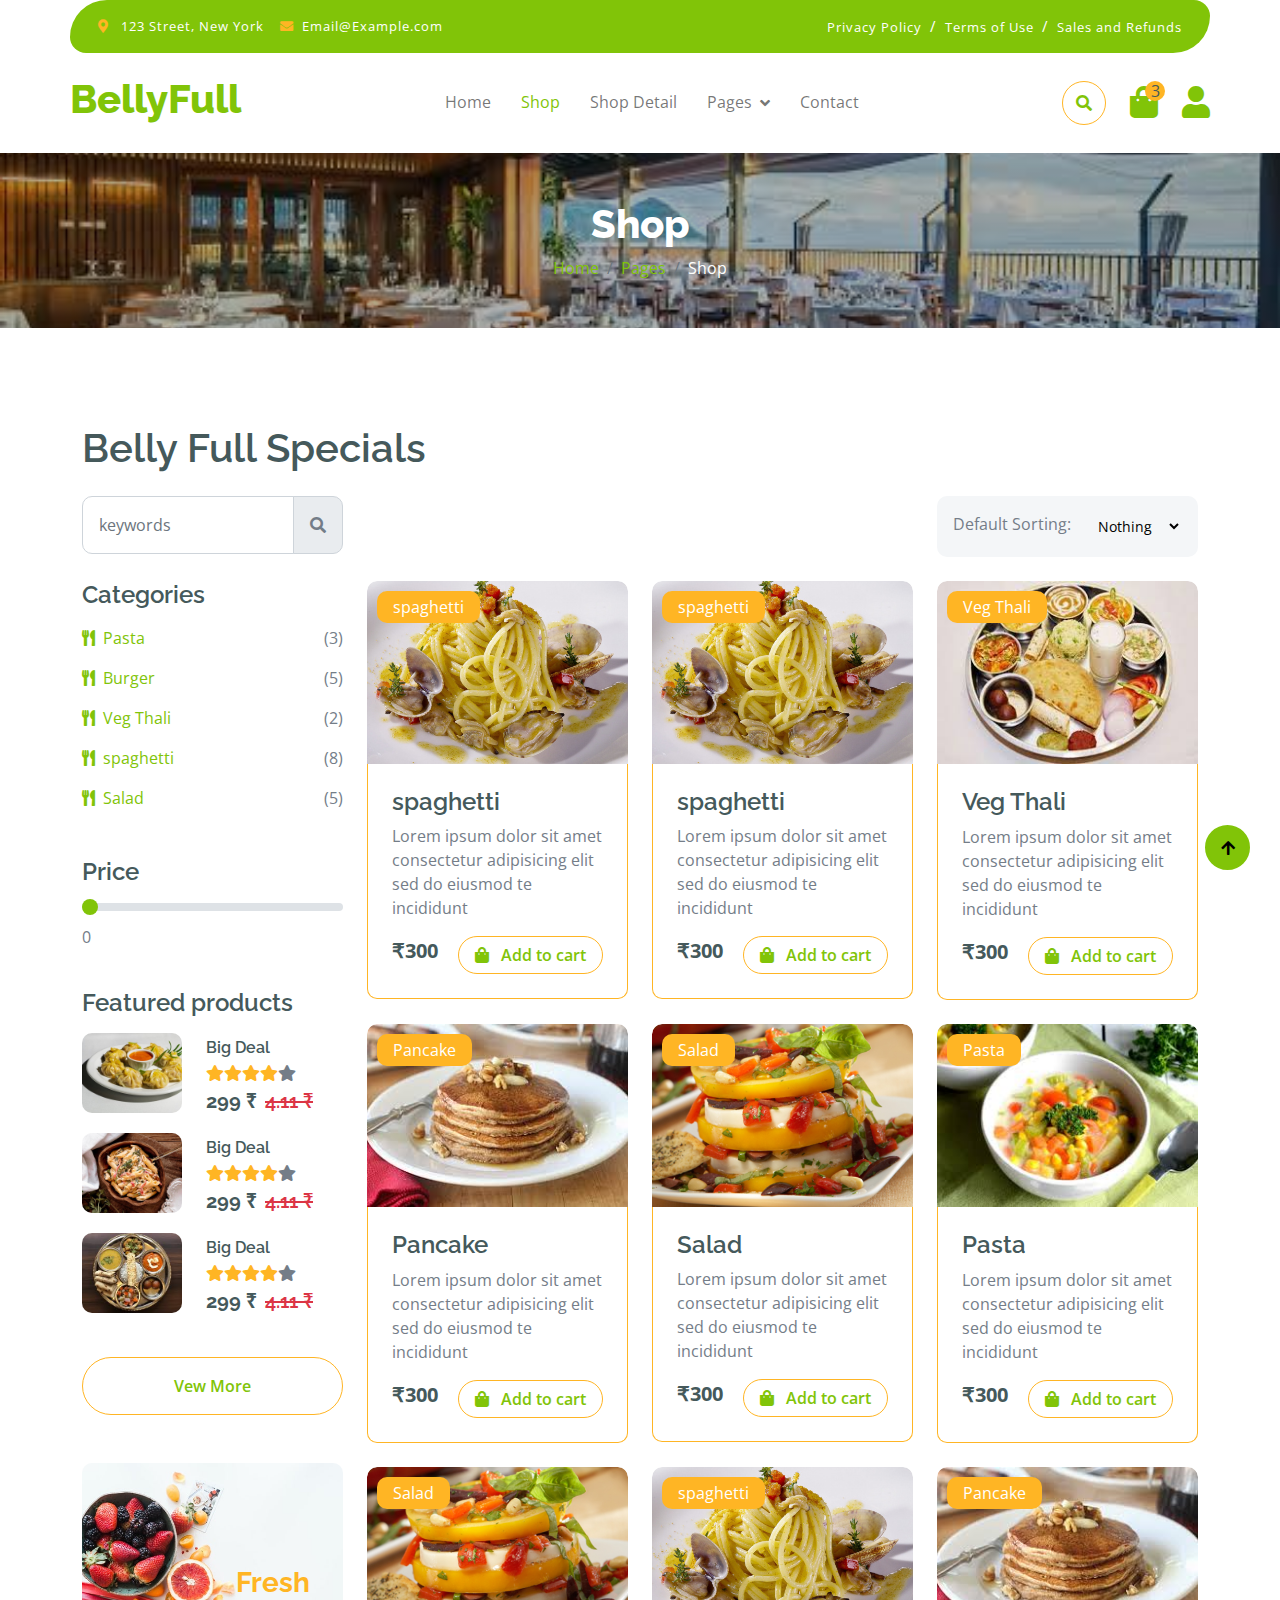
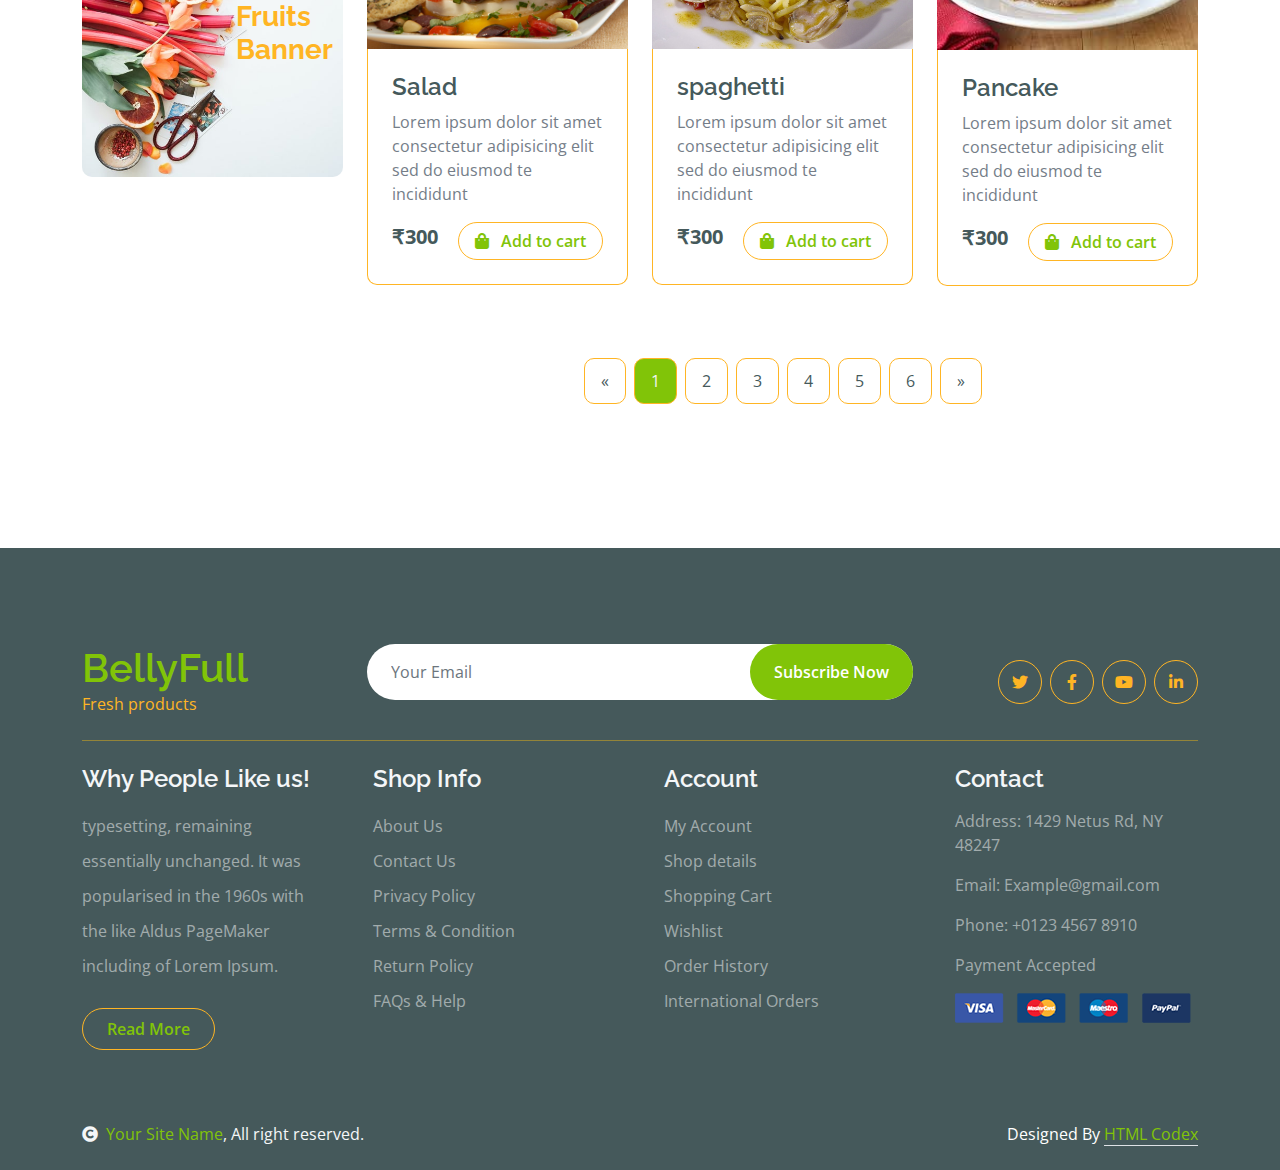
<file: shop.html>
<!DOCTYPE html>
<html lang="en">

    <head>
        <meta charset="utf-8">
        <title>BellyFull - Vegetable Website Template</title>
        <meta content="width=device-width, initial-scale=1.0" name="viewport">
        <meta content="" name="keywords">
        <meta content="" name="description">

        <link rel="preconnect" href="https://fonts.googleapis.com">
        <link rel="preconnect" href="https://fonts.gstatic.com" crossorigin>
        <link href="https://fonts.googleapis.com/css2?family=Open+Sans:wght@400;600&family=Raleway:wght@600;800&display=swap" rel="stylesheet"> 

        <link rel="stylesheet" href="https://use.fontawesome.com/releases/v5.15.4/css/all.css"/>
        <link href="https://cdn.jsdelivr.net/npm/bootstrap-icons@1.4.1/font/bootstrap-icons.css" rel="stylesheet">

        <link href="lib/lightbox/css/lightbox.min.css" rel="stylesheet">
        <link href="lib/owlcarousel/assets/owl.carousel.min.css" rel="stylesheet">


        <link href="css/bootstrap.min.css" rel="stylesheet">

        <link href="css/style.css" rel="stylesheet">
    </head>

    <body>

        <div id="spinner" class="show w-100 vh-100 bg-white position-fixed translate-middle top-50 start-50  d-flex align-items-center justify-content-center">
            <div class="spinner-grow text-primary" role="status"></div>
        </div>
        <div class="container-fluid fixed-top">
            <div class="container topbar bg-primary d-none d-lg-block">
                <div class="d-flex justify-content-between">
                    <div class="top-info ps-2">
                        <small class="me-3"><i class="fas fa-map-marker-alt me-2 text-secondary"></i> <a href="#" class="text-white">123 Street, New York</a></small>
                        <small class="me-3"><i class="fas fa-envelope me-2 text-secondary"></i><a href="#" class="text-white">Email@Example.com</a></small>
                    </div>
                    <div class="top-link pe-2">
                        <a href="#" class="text-white"><small class="text-white mx-2">Privacy Policy</small>/</a>
                        <a href="#" class="text-white"><small class="text-white mx-2">Terms of Use</small>/</a>
                        <a href="#" class="text-white"><small class="text-white ms-2">Sales and Refunds</small></a>
                    </div>
                </div>
            </div>
            <div class="container px-0">
                <nav class="navbar navbar-light bg-white navbar-expand-xl">
                    <a href="index.html" class="navbar-brand"><h1 class="text-primary display-6">BellyFull</h1></a>
                    <button class="navbar-toggler py-2 px-3" type="button" data-bs-toggle="collapse" data-bs-target="#navbarCollapse">
                        <span class="fa fa-bars text-primary"></span>
                    </button>
                    <div class="collapse navbar-collapse bg-white" id="navbarCollapse">
                        <div class="navbar-nav mx-auto">
                            <a href="index.html" class="nav-item nav-link">Home</a>
                            <a href="shop.html" class="nav-item nav-link active">Shop</a>
                            <a href="shop-detail.html" class="nav-item nav-link">Shop Detail</a>
                            <div class="nav-item dropdown">
                                <a href="#" class="nav-link dropdown-toggle" data-bs-toggle="dropdown">Pages</a>
                                <div class="dropdown-menu m-0 bg-secondary rounded-0">
                                    <a href="cart.html" class="dropdown-item">Cart</a>
                                    <a href="chackout.html" class="dropdown-item">Chackout</a>
                                    <a href="testimonial.html" class="dropdown-item">Testimonial</a>
                                    <a href="404.html" class="dropdown-item">404 Page</a>
                                </div>
                            </div>
                            <a href="contact.html" class="nav-item nav-link">Contact</a>
                        </div>
                        <div class="d-flex m-3 me-0">
                            <button class="btn-search btn border border-secondary btn-md-square rounded-circle bg-white me-4" data-bs-toggle="modal" data-bs-target="#searchModal"><i class="fas fa-search text-primary"></i></button>
                            <a href="#" class="position-relative me-4 my-auto">
                                <i class="fa fa-shopping-bag fa-2x"></i>
                                <span class="position-absolute bg-secondary rounded-circle d-flex align-items-center justify-content-center text-dark px-1" style="top: -5px; left: 15px; height: 20px; min-width: 20px;">3</span>
                            </a>
                            <a href="Signup.html" class="my-auto">
                                <i class="fas fa-user fa-2x"></i>
                            </a>
                        </div>
                    </div>
                </nav>
            </div>
        </div>
        <div class="modal fade" id="searchModal" tabindex="-1" aria-labelledby="exampleModalLabel" aria-hidden="true">
            <div class="modal-dialog modal-fullscreen">
                <div class="modal-content rounded-0">
                    <div class="modal-header">
                        <h5 class="modal-title" id="exampleModalLabel">Search by keyword</h5>
                        <button type="button" class="btn-close" data-bs-dismiss="modal" aria-label="Close"></button>
                    </div>
                    <div class="modal-body d-flex align-items-center">
                        <div class="input-group w-75 mx-auto d-flex">
                            <input type="search" class="form-control p-3" placeholder="keywords" aria-describedby="search-icon-1">
                            <span id="search-icon-1" class="input-group-text p-3"><i class="fa fa-search"></i></span>
                        </div>
                    </div>
                </div>
            </div>
        </div>
        <div class="container-fluid page-header py-5">
            <h1 class="text-center text-white display-6">Shop</h1>
            <ol class="breadcrumb justify-content-center mb-0">
                <li class="breadcrumb-item"><a href="#">Home</a></li>
                <li class="breadcrumb-item"><a href="#">Pages</a></li>
                <li class="breadcrumb-item active text-white">Shop</li>
            </ol>
        </div>
        <div class="container-fluid fruite py-5">
            <div class="container py-5">
                <h1 class="mb-4">Belly Full Specials</h1>
                <div class="row g-4">
                    <div class="col-lg-12">
                        <div class="row g-4">
                            <div class="col-xl-3">
                                <div class="input-group w-100 mx-auto d-flex">
                                    <input type="search" class="form-control p-3" placeholder="keywords" aria-describedby="search-icon-1">
                                    <span id="search-icon-1" class="input-group-text p-3"><i class="fa fa-search"></i></span>
                                </div>
                            </div>
                            <div class="col-6"></div>
                            <div class="col-xl-3">
                                <div class="bg-light ps-3 py-3 rounded d-flex justify-content-between mb-4">
                                    <label for="fruits">Default Sorting:</label>
                                    <select id="fruits" name="fruitlist" class="border-0 form-select-sm bg-light me-3" form="fruitform">
                                        <option value="volvo">Nothing</option>
                                        <option value="saab">Popularity</option>
                                        <option value="opel">Organic</option>
                                        <option value="audi">Fantastic</option>
                                    </select>
                                </div>
                            </div>
                        </div>
                        <div class="row g-4">
                            <div class="col-lg-3">
                                <div class="row g-4">
                                    <div class="col-lg-12">
                                        <div class="mb-3">
                                            <h4>Categories</h4>
                                            <ul class="list-unstyled fruite-categorie">
                                                <li>
                                                    <div class="d-flex justify-content-between fruite-name">
                                                        <a href="#"><i class="fas fa-utensils me-2"></i>Pasta</a>
                                                        <span>(3)</span>
                                                    </div>
                                                </li>
                                                <li>
                                                    <div class="d-flex justify-content-between fruite-name">
                                                        <a href="#"><i class="fas fa-utensils me-2"></i>Burger</a>
                                                        <span>(5)</span>
                                                    </div>
                                                </li>
                                                <li>
                                                    <div class="d-flex justify-content-between fruite-name">
                                                        <a href="#"><i class="fas fa-utensils me-2"></i>Veg Thali</a>
                                                        <span>(2)</span>
                                                    </div>
                                                </li>
                                                <li>
                                                    <div class="d-flex justify-content-between fruite-name">
                                                        <a href="#"><i class="fas fa-utensils me-2"></i>spaghetti</a>
                                                        <span>(8)</span>
                                                    </div>
                                                </li>
                                                <li>
                                                    <div class="d-flex justify-content-between fruite-name">
                                                        <a href="#"><i class="fas fa-utensils me-2"></i>Salad</a>
                                                        <span>(5)</span>
                                                    </div>
                                                </li>
                                            </ul>
                                        </div>
                                    </div>
                                    <div class="col-lg-12">
                                        <div class="mb-3">
                                            <h4 class="mb-2">Price</h4>
                                            <input type="range" class="form-range w-100" id="rangeInput" name="rangeInput" min="0" max="500" value="0" oninput="amount.value=rangeInput.value">
                                            <output id="amount" name="amount" min-velue="0" max-value="500" for="rangeInput">0</output>
                                        </div>
                                    </div>
                                    <div class="col-lg-12">
                                        <h4 class="mb-3">Featured products</h4>
                                        <div class="d-flex align-items-center justify-content-start">
                                            <div class="rounded me-4" style="width: 100px; height: 100px;">
                                                <img src="img/featur-4.jpg" class="img-fluid rounded" alt="">
                                            </div>
                                            <div>
                                                <h6 class="mb-2">Big Deal</h6>
                                                <div class="d-flex mb-2">
                                                    <i class="fa fa-star text-secondary"></i>
                                                    <i class="fa fa-star text-secondary"></i>
                                                    <i class="fa fa-star text-secondary"></i>
                                                    <i class="fa fa-star text-secondary"></i>
                                                    <i class="fa fa-star"></i>
                                                </div>
                                                <div class="d-flex mb-2">
                                                    <h5 class="fw-bold me-2">299 ₹</h5>
                                                    <h5 class="text-danger text-decoration-line-through">4.11 ₹</h5>
                                                </div>
                                            </div>
                                        </div>
                                        <div class="d-flex align-items-center justify-content-start">
                                            <div class="rounded me-4" style="width: 100px; height: 100px;">
                                                <img src="img/featur-5.jpeg" class="img-fluid rounded" alt="">
                                            </div>
                                            <div>
                                                <h6 class="mb-2">Big Deal</h6>
                                                <div class="d-flex mb-2">
                                                    <i class="fa fa-star text-secondary"></i>
                                                    <i class="fa fa-star text-secondary"></i>
                                                    <i class="fa fa-star text-secondary"></i>
                                                    <i class="fa fa-star text-secondary"></i>
                                                    <i class="fa fa-star"></i>
                                                </div>
                                                <div class="d-flex mb-2">
                                                    <h5 class="fw-bold me-2">299 ₹</h5>
                                                    <h5 class="text-danger text-decoration-line-through">4.11 ₹</h5>
                                                </div>
                                            </div>
                                        </div>
                                        <div class="d-flex align-items-center justify-content-start">
                                            <div class="rounded me-4" style="width: 100px; height: 100px;">
                                                <img src="img/featur-6.jpeg" class="img-fluid rounded" alt="">
                                            </div>
                                            <div>
                                                <h6 class="mb-2">Big Deal</h6>
                                                <div class="d-flex mb-2">
                                                    <i class="fa fa-star text-secondary"></i>
                                                    <i class="fa fa-star text-secondary"></i>
                                                    <i class="fa fa-star text-secondary"></i>
                                                    <i class="fa fa-star text-secondary"></i>
                                                    <i class="fa fa-star"></i>
                                                </div>
                                                <div class="d-flex mb-2">
                                                    <h5 class="fw-bold me-2">299 ₹</h5>
                                                    <h5 class="text-danger text-decoration-line-through">4.11 ₹</h5>
                                                </div>
                                            </div>
                                        </div>
                                        <div class="d-flex justify-content-center my-4">
                                            <a href="#" class="btn border border-secondary px-4 py-3 rounded-pill text-primary w-100">Vew More</a>
                                        </div>
                                    </div>
                                    <div class="col-lg-12">
                                        <div class="position-relative">
                                            <img src="img/banner-fruits.jpg" class="img-fluid w-100 rounded" alt="">
                                            <div class="position-absolute" style="top: 50%; right: 10px; transform: translateY(-50%);">
                                                <h3 class="text-secondary fw-bold">Fresh <br> Fruits <br> Banner</h3>
                                            </div>
                                        </div>
                                    </div>
                                </div>
                            </div>
                            <div class="col-lg-9">
                                <div class="row g-4 justify-content-center">
                                    <div class="col-md-6 col-lg-6 col-xl-4">
                                        <div class="rounded position-relative fruite-item">
                                            <div class="fruite-img">
                                                <img src="img/fruite-item-7.jpg" class="img-fluid w-100 rounded-top" alt="">
                                            </div>
                                            <div class="text-white bg-secondary px-3 py-1 rounded position-absolute" style="top: 10px; left: 10px;">spaghetti</div>
                                            <div class="p-4 border border-secondary border-top-0 rounded-bottom">
                                                <h4>spaghetti</h4>
                                                <p>Lorem ipsum dolor sit amet consectetur adipisicing elit sed do eiusmod te incididunt</p>
                                                <div class="d-flex justify-content-between flex-lg-wrap">
                                                    <p class="text-dark fs-5 fw-bold mb-0">₹300 </p>
                                                    <a href="#" class="btn border border-secondary rounded-pill px-3 text-primary add-to-cart" data-id="shop-spaghetti-1" data-name="spaghetti" data-price="300" data-img="fruite-item-7.jpg"><i class="fa fa-shopping-bag me-2 text-primary"></i> Add to cart</a>
                                                </div>
                                            </div>
                                        </div>
                                    </div>
                                    <div class="col-md-6 col-lg-6 col-xl-4">
                                        <div class="rounded position-relative fruite-item">
                                            <div class="fruite-img">
                                                <img src="img/fruite-item-7.jpg" class="img-fluid w-100 rounded-top" alt="">
                                            </div>
                                            <div class="text-white bg-secondary px-3 py-1 rounded position-absolute" style="top: 10px; left: 10px;">spaghetti</div>
                                            <div class="p-4 border border-secondary border-top-0 rounded-bottom">
                                                <h4>spaghetti</h4>
                                                <p>Lorem ipsum dolor sit amet consectetur adipisicing elit sed do eiusmod te incididunt</p>
                                                <div class="d-flex justify-content-between flex-lg-wrap">
                                                    <p class="text-dark fs-5 fw-bold mb-0">₹300 </p>
                                                    <a href="#" class="btn border border-secondary rounded-pill px-3 text-primary add-to-cart" data-id="shop-spaghetti-2" data-name="spaghetti" data-price="300" data-img="fruite-item-7.jpg"><i class="fa fa-shopping-bag me-2 text-primary"></i> Add to cart</a>
                                                </div>
                                            </div>
                                        </div>
                                    </div>
                                    <div class="col-md-6 col-lg-6 col-xl-4">
                                        <div class="rounded position-relative fruite-item">
                                            <div class="fruite-img">
                                                <img src="img/fruite-item-8.jpeg" class="img-fluid w-100 rounded-top" alt="">
                                            </div>
                                            <div class="text-white bg-secondary px-3 py-1 rounded position-absolute" style="top: 10px; left: 10px;">Veg Thali</div>
                                            <div class="p-4 border border-secondary border-top-0 rounded-bottom">
                                                <h4>Veg Thali</h4>
                                                <p>Lorem ipsum dolor sit amet consectetur adipisicing elit sed do eiusmod te incididunt</p>
                                                <div class="d-flex justify-content-between flex-lg-wrap">
                                                    <p class="text-dark fs-5 fw-bold mb-0">₹300 </p>
                                                    <a href="#" class="btn border border-secondary rounded-pill px-3 text-primary add-to-cart" data-id="shop-vegthali-1" data-name="Veg Thali" data-price="300" data-img="fruite-item-8.jpeg"><i class="fa fa-shopping-bag me-2 text-primary"></i> Add to cart</a>
                                                </div>
                                            </div>
                                        </div>
                                    </div>
                                    <div class="col-md-6 col-lg-6 col-xl-4">
                                        <div class="rounded position-relative fruite-item">
                                            <div class="fruite-img">
                                                <img src="img/fruite-item-9.jpeg" class="img-fluid w-100 rounded-top" alt="">
                                            </div>
                                            <div class="text-white bg-secondary px-3 py-1 rounded position-absolute" style="top: 10px; left: 10px;">Pancake</div>
                                            <div class="p-4 border border-secondary border-top-0 rounded-bottom">
                                                <h4>Pancake</h4>
                                                <p>Lorem ipsum dolor sit amet consectetur adipisicing elit sed do eiusmod te incididunt</p>
                                                <div class="d-flex justify-content-between flex-lg-wrap">
                                                    <p class="text-dark fs-5 fw-bold mb-0">₹300 </p>
                                                    <a href="#" class="btn border border-secondary rounded-pill px-3 text-primary add-to-cart" data-id="shop-pancake-1" data-name="Pancake" data-price="300" data-img="fruite-item-9.jpeg"><i class="fa fa-shopping-bag me-2 text-primary"></i> Add to cart</a>
                                                </div>
                                            </div>
                                        </div>
                                    </div>
                                    <div class="col-md-6 col-lg-6 col-xl-4">
                                        <div class="rounded position-relative fruite-item">
                                            <div class="fruite-img">
                                                <img src="img/fruite-item-10.webp" class="img-fluid w-100 rounded-top" alt="">
                                            </div>
                                            <div class="text-white bg-secondary px-3 py-1 rounded position-absolute" style="top: 10px; left: 10px;">Salad</div>
                                            <div class="p-4 border border-secondary border-top-0 rounded-bottom">
                                                <h4>Salad</h4>
                                                <p>Lorem ipsum dolor sit amet consectetur adipisicing elit sed do eiusmod te incididunt</p>
                                                <div class="d-flex justify-content-between flex-lg-wrap">
                                                    <p class="text-dark fs-5 fw-bold mb-0">₹300 </p>
                                                    <a href="#" class="btn border border-secondary rounded-pill px-3 text-primary add-to-cart" data-id="shop-salad-1" data-name="Salad" data-price="300" data-img="fruite-item-10.webp"><i class="fa fa-shopping-bag me-2 text-primary"></i> Add to cart</a>
                                                </div>
                                            </div>
                                        </div>
                                    </div>
                                    <div class="col-md-6 col-lg-6 col-xl-4">
                                        <div class="rounded position-relative fruite-item">
                                            <div class="fruite-img">
                                                <img src="img/fruite-item-12.jpeg" class="img-fluid w-100 rounded-top" alt="">
                                            </div>
                                            <div class="text-white bg-secondary px-3 py-1 rounded position-absolute" style="top: 10px; left: 10px;">Pasta</div>
                                            <div class="p-4 border border-secondary border-top-0 rounded-bottom">
                                                <h4>Pasta</h4>
                                                <p>Lorem ipsum dolor sit amet consectetur adipisicing elit sed do eiusmod te incididunt</p>
                                                <div class="d-flex justify-content-between flex-lg-wrap">
                                                    <p class="text-dark fs-5 fw-bold mb-0">₹300 </p>
                                                    <a href="#" class="btn border border-secondary rounded-pill px-3 text-primary add-to-cart" data-id="shop-pasta-1" data-name="Pasta" data-price="300" data-img="fruite-item-12.jpeg"><i class="fa fa-shopping-bag me-2 text-primary"></i> Add to cart</a>
                                                </div>
                                            </div>
                                        </div>
                                    </div>
                                    <div class="col-md-6 col-lg-6 col-xl-4">
                                        <div class="rounded position-relative fruite-item">
                                            <div class="fruite-img">
                                                <img src="img/fruite-item-10.webp" class="img-fluid w-100 rounded-top" alt="">
                                            </div>
                                            <div class="text-white bg-secondary px-3 py-1 rounded position-absolute" style="top: 10px; left: 10px;">Salad</div>
                                            <div class="p-4 border border-secondary border-top-0 rounded-bottom">
                                                <h4>Salad</h4>
                                                <p>Lorem ipsum dolor sit amet consectetur adipisicing elit sed do eiusmod te incididunt</p>
                                                <div class="d-flex justify-content-between flex-lg-wrap">
                                                    <p class="text-dark fs-5 fw-bold mb-0">₹300 </p>
                                                    <a href="#" class="btn border border-secondary rounded-pill px-3 text-primary add-to-cart" data-id="shop-salad-2" data-name="Salad" data-price="300" data-img="fruite-item-10.webp"><i class="fa fa-shopping-bag me-2 text-primary"></i> Add to cart</a>
                                                </div>
                                            </div>
                                        </div>
                                    </div>
                                    <div class="col-md-6 col-lg-6 col-xl-4">
                                        <div class="rounded position-relative fruite-item">
                                            <div class="fruite-img">
                                                <img src="img/fruite-item-7.jpg" class="img-fluid w-100 rounded-top" alt="">
                                            </div>
                                            <div class="text-white bg-secondary px-3 py-1 rounded position-absolute" style="top: 10px; left: 10px;">spaghetti</div>
                                            <div class="p-4 border border-secondary border-top-0 rounded-bottom">
                                                <h4>spaghetti</h4>
                                                <p>Lorem ipsum dolor sit amet consectetur adipisicing elit sed do eiusmod te incididunt</p>
                                                <div class="d-flex justify-content-between flex-lg-wrap">
                                                    <p class="text-dark fs-5 fw-bold mb-0">₹300 </p>
                                                    <a href="#" class="btn border border-secondary rounded-pill px-3 text-primary add-to-cart" data-id="shop-spaghetti-3" data-name="spaghetti" data-price="300" data-img="fruite-item-7.jpg"><i class="fa fa-shopping-bag me-2 text-primary"></i> Add to cart</a>
                                                </div>
                                            </div>
                                        </div>
                                    </div>
                                    <div class="col-md-6 col-lg-6 col-xl-4">
                                        <div class="rounded position-relative fruite-item">
                                            <div class="fruite-img">
                                                <img src="img/fruite-item-9.jpeg" class="img-fluid w-100 rounded-top" alt="">
                                            </div>
                                            <div class="text-white bg-secondary px-3 py-1 rounded position-absolute" style="top: 10px; left: 10px;">Pancake</div>
                                            <div class="p-4 border border-secondary border-top-0 rounded-bottom">
                                                <h4>Pancake</h4>
                                                <p>Lorem ipsum dolor sit amet consectetur adipisicing elit sed do eiusmod te incididunt</p>
                                                <div class="d-flex justify-content-between flex-lg-wrap">
                                                    <p class="text-dark fs-5 fw-bold mb-0">₹300 </p>
                                                    <a href="#" class="btn border border-secondary rounded-pill px-3 text-primary add-to-cart" data-id="shop-pancake-2" data-name="Pancake" data-price="300" data-img="fruite-item-9.jpeg"><i class="fa fa-shopping-bag me-2 text-primary"></i> Add to cart</a>
                                                </div>
                                            </div>
                                        </div>
                                    </div>
                                    <div class="col-12">
                                        <div class="pagination d-flex justify-content-center mt-5">
                                            <a href="#" class="rounded">&laquo;</a>
                                            <a href="#" class="active rounded">1</a>
                                            <a href="#" class="rounded">2</a>
                                            <a href="#" class="rounded">3</a>
                                            <a href="#" class="rounded">4</a>
                                            <a href="#" class="rounded">5</a>
                                            <a href="#" class="rounded">6</a>
                                            <a href="#" class="rounded">&raquo;</a>
                                        </div>
                                    </div>
                                </div>
                            </div>
                        </div>
                    </div>
                </div>
            </div>
        </div>
        <div class="container-fluid bg-dark text-white-50 footer pt-5 mt-5">
            <div class="container py-5">
                <div class="pb-4 mb-4" style="border-bottom: 1px solid rgba(226, 175, 24, 0.5) ;">
                    <div class="row g-4">
                        <div class="col-lg-3">
                            <a href="#">
                                <h1 class="text-primary mb-0">BellyFull</h1>
                                <p class="text-secondary mb-0">Fresh products</p>
                            </a>
                        </div>
                        <div class="col-lg-6">
                            <div class="position-relative mx-auto">
                                <input class="form-control border-0 w-100 py-3 px-4 rounded-pill" type="number" placeholder="Your Email">
                                <button type="submit" class="btn btn-primary border-0 border-secondary py-3 px-4 position-absolute rounded-pill text-white" style="top: 0; right: 0;">Subscribe Now</button>
                            </div>
                        </div>
                        <div class="col-lg-3">
                            <div class="d-flex justify-content-end pt-3">
                                <a class="btn  btn-outline-secondary me-2 btn-md-square rounded-circle" href=""><i class="fab fa-twitter"></i></a>
                                <a class="btn btn-outline-secondary me-2 btn-md-square rounded-circle" href=""><i class="fab fa-facebook-f"></i></a>
                                <a class="btn btn-outline-secondary me-2 btn-md-square rounded-circle" href=""><i class="fab fa-youtube"></i></a>
                                <a class="btn btn-outline-secondary btn-md-square rounded-circle" href=""><i class="fab fa-linkedin-in"></i></a>
                            </div>
                        </div>
                    </div>
                </div>
                <div class="row g-5">
                    <div class="col-lg-3 col-md-6">
                        <div class="footer-item">
                            <h4 class="text-light mb-3">Why People Like us!</h4>
                            <p class="mb-4">typesetting, remaining essentially unchanged. It was 
                                popularised in the 1960s with the like Aldus PageMaker including of Lorem Ipsum.</p>
                            <a href="" class="btn border-secondary py-2 px-4 rounded-pill text-primary">Read More</a>
                        </div>
                    </div>
                    <div class="col-lg-3 col-md-6">
                        <div class="d-flex flex-column text-start footer-item">
                            <h4 class="text-light mb-3">Shop Info</h4>
                            <a class="btn-link" href="">About Us</a>
                            <a class="btn-link" href="">Contact Us</a>
                            <a class="btn-link" href="">Privacy Policy</a>
                            <a class="btn-link" href="">Terms & Condition</a>
                            <a class="btn-link" href="">Return Policy</a>
                            <a class="btn-link" href="">FAQs & Help</a>
                        </div>
                    </div>
                    <div class="col-lg-3 col-md-6">
                        <div class="d-flex flex-column text-start footer-item">
                            <h4 class="text-light mb-3">Account</h4>
                            <a class="btn-link" href="">My Account</a>
                            <a class="btn-link" href="">Shop details</a>
                            <a class="btn-link" href="">Shopping Cart</a>
                            <a class="btn-link" href="">Wishlist</a>
                            <a class="btn-link" href="">Order History</a>
                            <a class="btn-link" href="">International Orders</a>
                        </div>
                    </div>
                    <div class="col-lg-3 col-md-6">
                        <div class="footer-item">
                            <h4 class="text-light mb-3">Contact</h4>
                            <p>Address: 1429 Netus Rd, NY 48247</p>
                            <p>Email: Example@gmail.com</p>
                            <p>Phone: +0123 4567 8910</p>
                            <p>Payment Accepted</p>
                            <img src="img/payment.png" class="img-fluid" alt="">
                        </div>
                    </div>
                </div>
            </div>
        </div>
        <div class="container-fluid copyright bg-dark py-4">
            <div class="container">
                <div class="row">
                    <div class="col-md-6 text-center text-md-start mb-3 mb-md-0">
                        <span class="text-light"><a href="#"><i class="fas fa-copyright text-light me-2"></i>Your Site Name</a>, All right reserved.</span>
                    </div>
                    <div class="col-md-6 my-auto text-center text-md-end text-white">
                        Designed By <a class="border-bottom" href="https://htmlcodex.com">HTML Codex</a>
                    </div>
                </div>
            </div>
        </div>
        <a href="#" class="btn btn-primary border-3 border-primary rounded-circle back-to-top"><i class="fa fa-arrow-up"></i></a>   

        
    <script src="https://ajax.googleapis.com/ajax/libs/jquery/3.6.4/jquery.min.js"></script>
    <script src="https://cdn.jsdelivr.net/npm/bootstrap@5.0.0/dist/js/bootstrap.bundle.min.js"></script>
    <script src="lib/easing/easing.min.js"></script>
    <script src="lib/waypoints/waypoints.min.js"></script>
    <script src="lib/lightbox/js/lightbox.min.js"></script>
    <script src="lib/owlcarousel/owl.carousel.min.js"></script>

    <script src="js/main.js"></script>
    <script>
        document.addEventListener("DOMContentLoaded", () => {
            document.body.addEventListener("click", function(e) {
                if (e.target.closest(".add-to-cart")) {
                    e.preventDefault();
                    
                    const button = e.target.closest(".add-to-cart");
                    const item = {
                        id: button.dataset.id,
                        name: button.dataset.name,
                        price: parseFloat(button.dataset.price),
                        img: button.dataset.img,
                        quantity: 1
                    };

                    let cart = JSON.parse(localStorage.getItem("cart")) || [];
                    const existing = cart.find(product => product.id === item.id);
                    
                    if (existing) {
                        existing.quantity += 1;
                    } else {
                        cart.push(item);
                    }

                    localStorage.setItem("cart", JSON.stringify(cart));
                    alert(`${item.name} added to cart!`);
                }
            });
        });
    </script>
    </body>

</html>
</file>
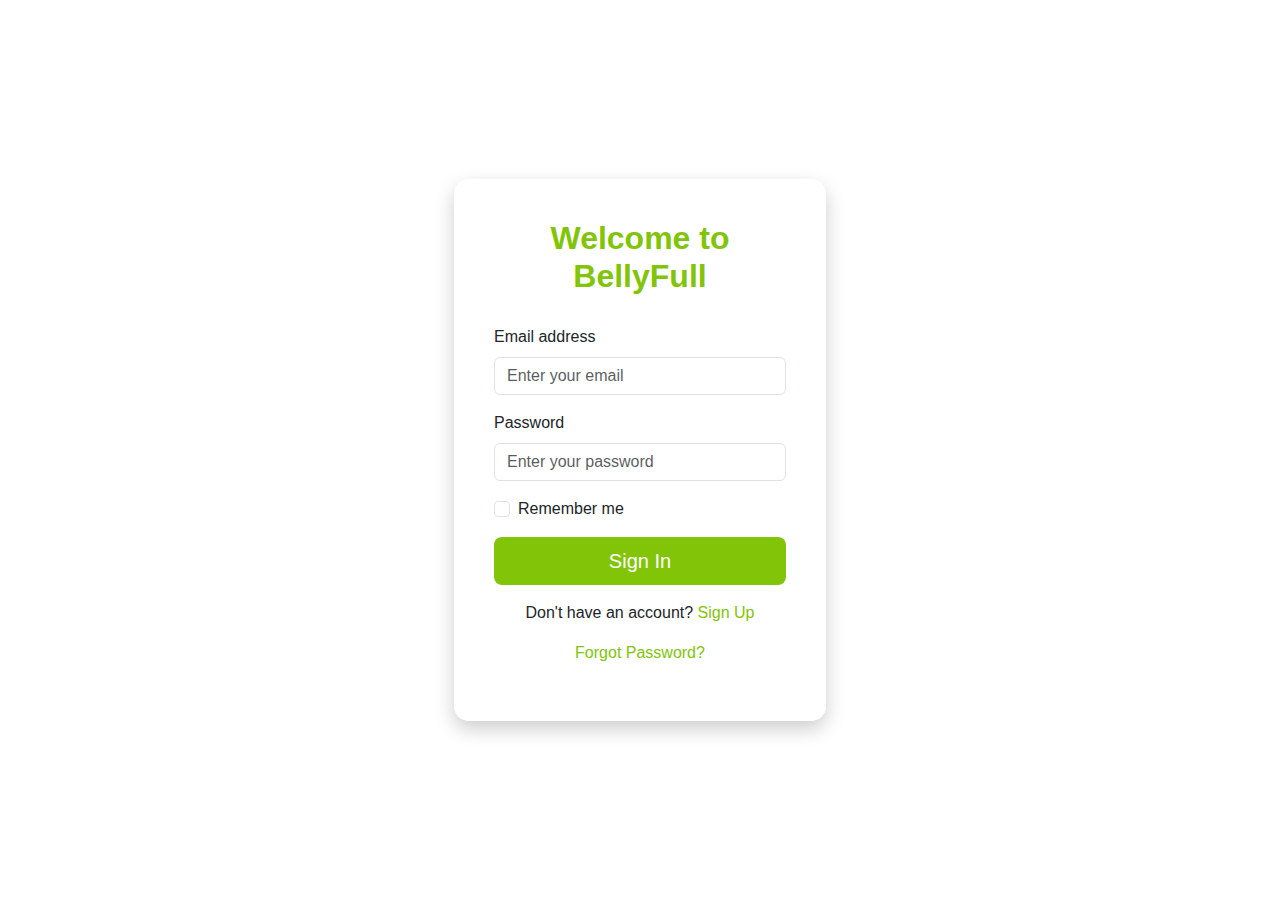
<file: signin.html>
<!DOCTYPE html>
<html lang="en">
<head>
    <meta charset="UTF-8">
    <meta name="viewport" content="width=device-width, initial-scale=1.0">
    <title>BellyFull - Sign In</title>
    <!-- Bootstrap CSS -->
    <link href="https://cdn.jsdelivr.net/npm/bootstrap@5.3.2/dist/css/bootstrap.min.css" rel="stylesheet">
    <style>
        body {
            background: url('https://images.unsplash.com/photo-1600891964599-f61ba0e24092?auto=format&fit=crop&w=1350&q=80') no-repeat center center fixed;
            background-size: cover;
            font-family: 'Segoe UI', Tahoma, Geneva, Verdana, sans-serif;
        }
        .signin-container {
            background-color: rgba(255, 255, 255, 0.95);
            padding: 40px;
            border-radius: 15px;
            box-shadow: 0 8px 20px rgba(0,0,0,0.2);
        }
        .signin-title {
            font-weight: bold;
            color: #81C408;
            text-align: center;
            margin-bottom: 30px;
        }
        .btn-bellyfull {
            background-color: #81C408;
            color: white;
        }
        .btn-bellyfull:hover {
            background-color: #81C408;
            color: white;
        }
        a {
            color: #81C408;
            text-decoration: none;
        }
        a:hover {
            text-decoration: underline;
        }
    </style>
</head>
<body>
    <div class="container vh-100 d-flex justify-content-center align-items-center">
        <div class="col-md-4 signin-container">
            <h2 class="signin-title">Welcome to BellyFull</h2>
            <form>
                <div class="mb-3">
                    <label for="emailAddress" class="form-label">Email address</label>
                    <input type="email" class="form-control" id="emailAddress" placeholder="Enter your email">
                </div>
                <div class="mb-3">
                    <label for="password" class="form-label">Password</label>
                    <input type="password" class="form-control" id="password" placeholder="Enter your password">
                </div>
                <div class="mb-3 form-check">
                    <input type="checkbox" class="form-check-input" id="rememberMe">
                    <label class="form-check-label" for="rememberMe">Remember me</label>
                </div>
                <div class="d-grid">
                    <button type="submit" class="btn btn-bellyfull btn-lg">Sign In</button>
                </div>
                <p class="text-center mt-3">Don't have an account? <a href="signin.html">Sign Up</a></p>
                <p class="text-center"><a href="#">Forgot Password?</a></p>
            </form>
        </div>
    </div>

    <!-- Bootstrap JS Bundle -->
    <script src="https://cdn.jsdelivr.net/npm/bootstrap@5.3.2/dist/js/bootstrap.bundle.min.js"></script>
</body>
</html>
</file>
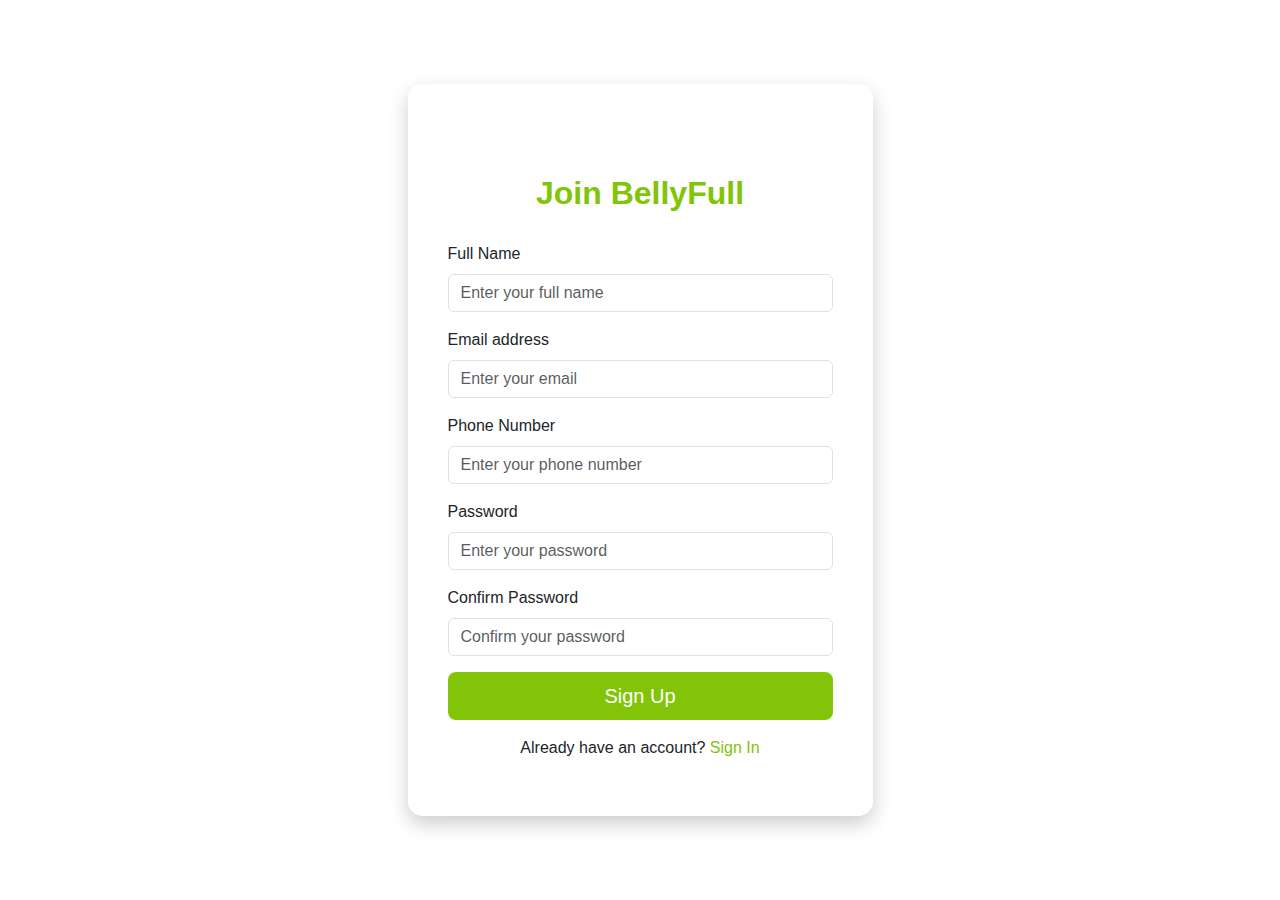
<file: Signup.html>
<!DOCTYPE html>
<html lang="en">
<head>
    <meta charset="UTF-8">
    <meta name="viewport" content="width=device-width, initial-scale=1.0">
    <title>BellyFull - Signup</title>
    <!-- Bootstrap CSS -->
    <link href="https://cdn.jsdelivr.net/npm/bootstrap@5.3.2/dist/css/bootstrap.min.css" rel="stylesheet">
    <style>
        body {
            background: url('https://images.unsplash.com/photo-1600891964599-f61ba0e24092?auto=format&fit=crop&w=1350&q=80') no-repeat center center fixed;
            background-size: cover;
            font-family: 'Segoe UI', Tahoma, Geneva, Verdana, sans-serif;
        }
        .signup-container {
            background-color: rgba(255, 255, 255, 0.95);
            padding: 40px;
            border-radius: 15px;
            box-shadow: 0 8px 20px rgba(0,0,0,0.2);
        }
        .signup-title {
            margin-top: 50px;
            font-weight: bold;
            color: #81C408; /* Bootstrap danger/red for restaurant vibe */
            text-align: center;
            margin-bottom: 30px;
        }
        .btn-bellyfull {
            background-color: #81C408;
            color: white;
        }
        .btn-bellyfull:hover {
            background-color: #81C408;
            color: white;
        }
        a {
            color: #81C408;
            text-decoration: none;
        }
        a:hover {
            text-decoration: underline;
        }
    </style>
</head>
<body>
    <div class="container vh-100 d-flex justify-content-center align-items-center">
        <div class="col-md-5 signup-container">
            <h2 class="signup-title">Join BellyFull</h2>
            <form>
                <div class="mb-3">
                    <label for="fullName" class="form-label">Full Name</label>
                    <input type="text" class="form-control" id="fullName" placeholder="Enter your full name">
                </div>
                <div class="mb-3">
                    <label for="emailAddress" class="form-label">Email address</label>
                    <input type="email" class="form-control" id="emailAddress" placeholder="Enter your email">
                </div>
                <div class="mb-3">
                    <label for="phoneNumber" class="form-label">Phone Number</label>
                    <input type="tel" class="form-control" id="phoneNumber" placeholder="Enter your phone number">
                </div>
                <div class="mb-3">
                    <label for="password" class="form-label">Password</label>
                    <input type="password" class="form-control" id="password" placeholder="Enter your password">
                </div>
                <div class="mb-3">
                    <label for="confirmPassword" class="form-label">Confirm Password</label>
                    <input type="password" class="form-control" id="confirmPassword" placeholder="Confirm your password">
                </div>
                <div class="d-grid">
                    <button type="submit" class="btn btn-bellyfull btn-lg">Sign Up</button>
                </div>
                <p class="text-center mt-3">Already have an account? <a href="Signup.html">Sign In</a></p>
            </form>
        </div>
    </div>

    <!-- Bootstrap JS Bundle -->
    <script src="https://cdn.jsdelivr.net/npm/bootstrap@5.3.2/dist/js/bootstrap.bundle.min.js"></script>
</body>
</html>
</file>
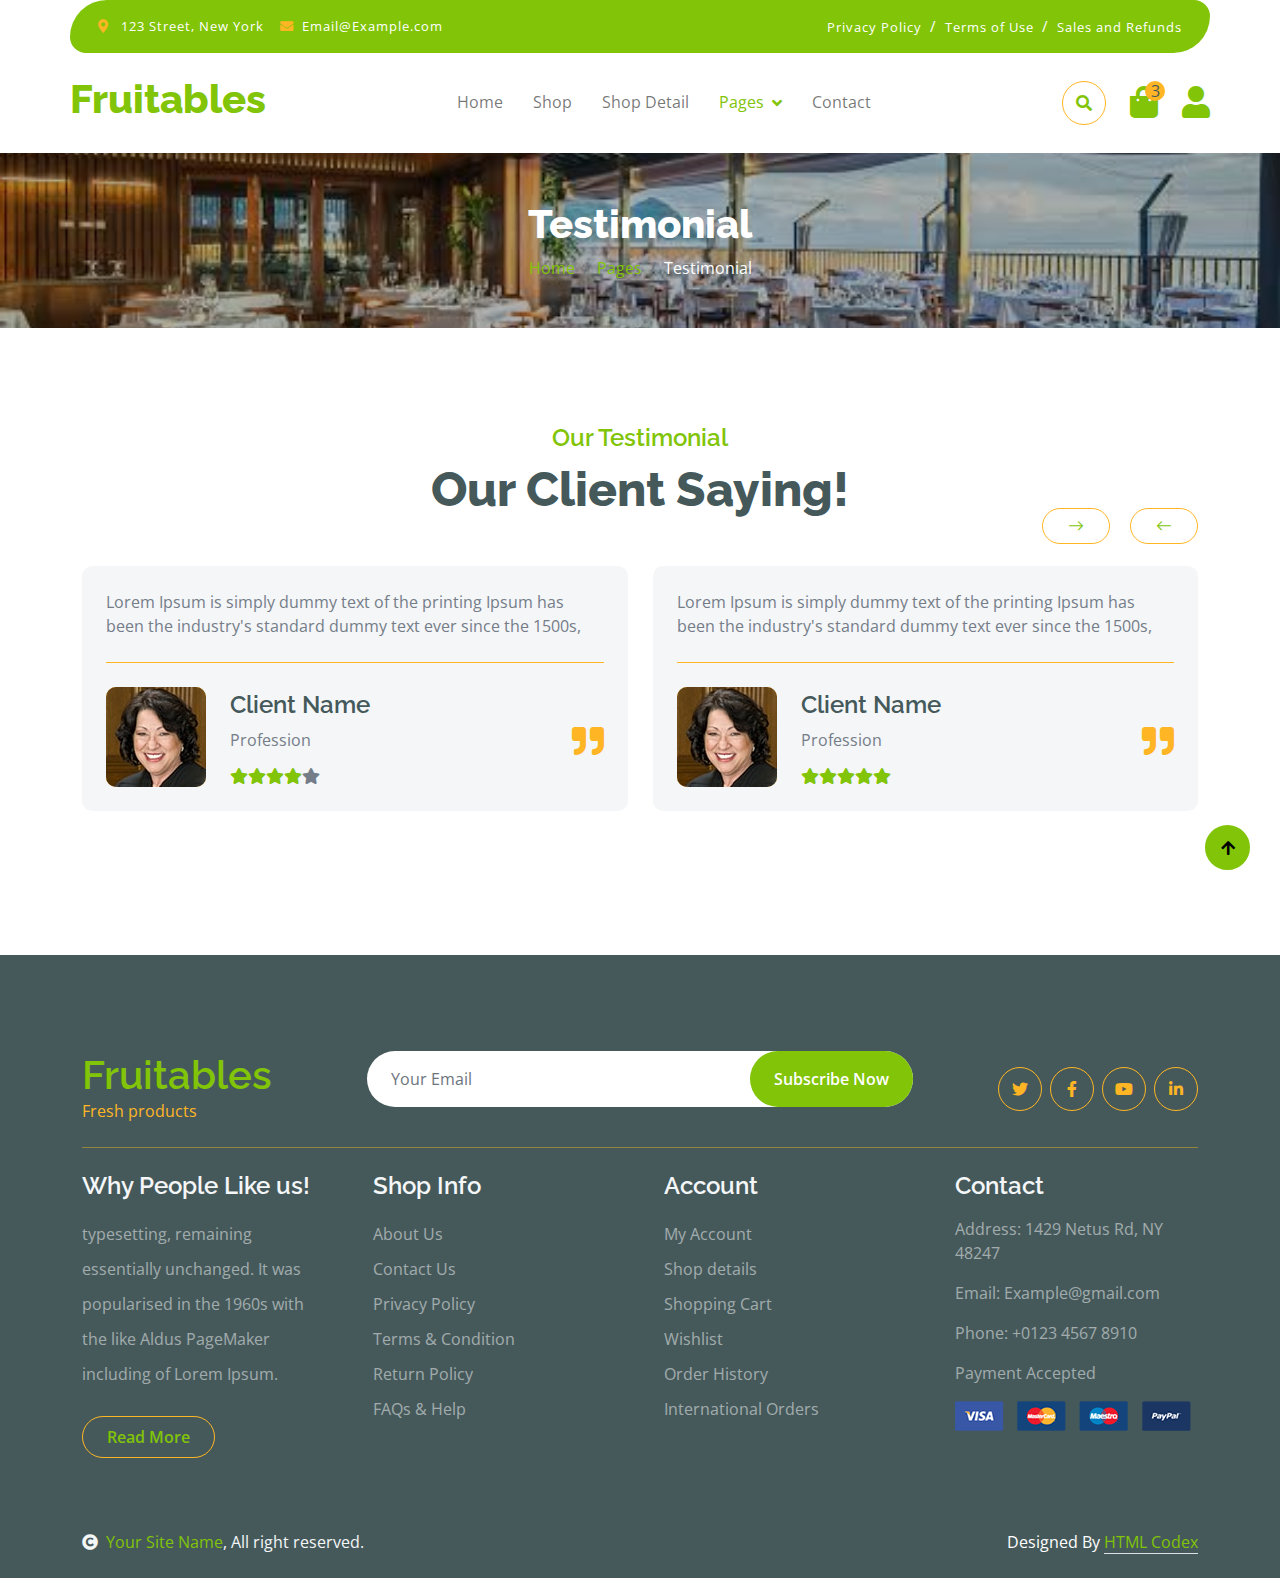
<file: testimonial.html>
<!DOCTYPE html>
<html lang="en">

    <head>
        <meta charset="utf-8">
        <title>Fruitables - Vegetable Website Template</title>
        <meta content="width=device-width, initial-scale=1.0" name="viewport">
        <meta content="" name="keywords">
        <meta content="" name="description">

        <!-- Google Web Fonts -->
        <link rel="preconnect" href="https://fonts.googleapis.com">
        <link rel="preconnect" href="https://fonts.gstatic.com" crossorigin>
        <link href="https://fonts.googleapis.com/css2?family=Open+Sans:wght@400;600&family=Raleway:wght@600;800&display=swap" rel="stylesheet"> 

        <!-- Icon Font Stylesheet -->
        <link rel="stylesheet" href="https://use.fontawesome.com/releases/v5.15.4/css/all.css"/>
        <link href="https://cdn.jsdelivr.net/npm/bootstrap-icons@1.4.1/font/bootstrap-icons.css" rel="stylesheet">

        <!-- Libraries Stylesheet -->
        <link href="lib/lightbox/css/lightbox.min.css" rel="stylesheet">
        <link href="lib/owlcarousel/assets/owl.carousel.min.css" rel="stylesheet">


        <!-- Customized Bootstrap Stylesheet -->
        <link href="css/bootstrap.min.css" rel="stylesheet">

        <!-- Template Stylesheet -->
        <link href="css/style.css" rel="stylesheet">
    </head>

    <body>

        <!-- Spinner Start -->
        <div id="spinner" class="show w-100 vh-100 bg-white position-fixed translate-middle top-50 start-50  d-flex align-items-center justify-content-center">
            <div class="spinner-grow text-primary" role="status"></div>
        </div>
        <!-- Spinner End -->


        <!-- Navbar start -->
        <div class="container-fluid fixed-top">
            <div class="container topbar bg-primary d-none d-lg-block">
                <div class="d-flex justify-content-between">
                    <div class="top-info ps-2">
                        <small class="me-3"><i class="fas fa-map-marker-alt me-2 text-secondary"></i> <a href="#" class="text-white">123 Street, New York</a></small>
                        <small class="me-3"><i class="fas fa-envelope me-2 text-secondary"></i><a href="#" class="text-white">Email@Example.com</a></small>
                    </div>
                    <div class="top-link pe-2">
                        <a href="#" class="text-white"><small class="text-white mx-2">Privacy Policy</small>/</a>
                        <a href="#" class="text-white"><small class="text-white mx-2">Terms of Use</small>/</a>
                        <a href="#" class="text-white"><small class="text-white ms-2">Sales and Refunds</small></a>
                    </div>
                </div>
            </div>
            <div class="container px-0">
                <nav class="navbar navbar-light bg-white navbar-expand-xl">
                    <a href="index.html" class="navbar-brand"><h1 class="text-primary display-6">Fruitables</h1></a>
                    <button class="navbar-toggler py-2 px-3" type="button" data-bs-toggle="collapse" data-bs-target="#navbarCollapse">
                        <span class="fa fa-bars text-primary"></span>
                    </button>
                    <div class="collapse navbar-collapse bg-white" id="navbarCollapse">
                        <div class="navbar-nav mx-auto">
                            <a href="index.html" class="nav-item nav-link">Home</a>
                            <a href="shop.html" class="nav-item nav-link">Shop</a>
                            <a href="shop-detail.html" class="nav-item nav-link">Shop Detail</a>
                            <div class="nav-item dropdown">
                                <a href="#" class="nav-link dropdown-toggle active" data-bs-toggle="dropdown">Pages</a>
                                <div class="dropdown-menu m-0 bg-secondary rounded-0">
                                    <a href="cart.html" class="dropdown-item">Cart</a>
                                    <a href="chackout.html" class="dropdown-item">Chackout</a>
                                    <a href="testimonial.html" class="dropdown-item active">Testimonial</a>
                                    <a href="404.html" class="dropdown-item">404 Page</a>
                                </div>
                            </div>
                            <a href="contact.html" class="nav-item nav-link">Contact</a>
                        </div>
                        <div class="d-flex m-3 me-0">
                            <button class="btn-search btn border border-secondary btn-md-square rounded-circle bg-white me-4" data-bs-toggle="modal" data-bs-target="#searchModal"><i class="fas fa-search text-primary"></i></button>
                            <a href="#" class="position-relative me-4 my-auto">
                                <i class="fa fa-shopping-bag fa-2x"></i>
                                <span class="position-absolute bg-secondary rounded-circle d-flex align-items-center justify-content-center text-dark px-1" style="top: -5px; left: 15px; height: 20px; min-width: 20px;">3</span>
                            </a>
                            <a href="#" class="my-auto">
                                <i class="fas fa-user fa-2x"></i>
                            </a>
                        </div>
                    </div>
                </nav>
            </div>
        </div>
        <!-- Navbar End -->


        <!-- Modal Search Start -->
        <div class="modal fade" id="searchModal" tabindex="-1" aria-labelledby="exampleModalLabel" aria-hidden="true">
            <div class="modal-dialog modal-fullscreen">
                <div class="modal-content rounded-0">
                    <div class="modal-header">
                        <h5 class="modal-title" id="exampleModalLabel">Search by keyword</h5>
                        <button type="button" class="btn-close" data-bs-dismiss="modal" aria-label="Close"></button>
                    </div>
                    <div class="modal-body d-flex align-items-center">
                        <div class="input-group w-75 mx-auto d-flex">
                            <input type="search" class="form-control p-3" placeholder="keywords" aria-describedby="search-icon-1">
                            <span id="search-icon-1" class="input-group-text p-3"><i class="fa fa-search"></i></span>
                        </div>
                    </div>
                </div>
            </div>
        </div>
        <!-- Modal Search End -->


        <!-- Single Page Header start -->
        <div class="container-fluid page-header py-5">
            <h1 class="text-center text-white display-6">Testimonial</h1>
            <ol class="breadcrumb justify-content-center mb-0">
                <li class="breadcrumb-item"><a href="#">Home</a></li>
                <li class="breadcrumb-item"><a href="#">Pages</a></li>
                <li class="breadcrumb-item active text-white">Testimonial</li>
            </ol>
        </div>
        <!-- Single Page Header End -->


        <!-- Tastimonial Start -->
        <div class="container-fluid testimonial py-5">
            <div class="container py-5">
                <div class="testimonial-header text-center">
                    <h4 class="text-primary">Our Testimonial</h4>
                    <h1 class="display-5 mb-5 text-dark">Our Client Saying!</h1>
                </div>
                <div class="owl-carousel testimonial-carousel">
                    <div class="testimonial-item img-border-radius bg-light rounded p-4">
                        <div class="position-relative">
                            <i class="fa fa-quote-right fa-2x text-secondary position-absolute" style="bottom: 30px; right: 0;"></i>
                            <div class="mb-4 pb-4 border-bottom border-secondary">
                                <p class="mb-0">Lorem Ipsum is simply dummy text of the printing Ipsum has been the industry's standard dummy text ever since the 1500s,
                                </p>
                            </div>
                            <div class="d-flex align-items-center flex-nowrap">
                                <div class="bg-secondary rounded">
                                    <img src="img/testimonial-1.jpg" class="img-fluid rounded" style="width: 100px; height: 100px;" alt="">
                                </div>
                                <div class="ms-4 d-block">
                                    <h4 class="text-dark">Client Name</h4>
                                    <p class="m-0 pb-3">Profession</p>
                                    <div class="d-flex pe-5">
                                        <i class="fas fa-star text-primary"></i>
                                        <i class="fas fa-star text-primary"></i>
                                        <i class="fas fa-star text-primary"></i>
                                        <i class="fas fa-star text-primary"></i>
                                        <i class="fas fa-star"></i>
                                    </div>
                                </div>
                            </div>
                        </div>
                    </div>
                    <div class="testimonial-item img-border-radius bg-light rounded p-4">
                        <div class="position-relative">
                            <i class="fa fa-quote-right fa-2x text-secondary position-absolute" style="bottom: 30px; right: 0;"></i>
                            <div class="mb-4 pb-4 border-bottom border-secondary">
                                <p class="mb-0">Lorem Ipsum is simply dummy text of the printing Ipsum has been the industry's standard dummy text ever since the 1500s,
                                </p>
                            </div>
                            <div class="d-flex align-items-center flex-nowrap">
                                <div class="bg-secondary rounded">
                                    <img src="img/testimonial-1.jpg" class="img-fluid rounded" style="width: 100px; height: 100px;" alt="">
                                </div>
                                <div class="ms-4 d-block">
                                    <h4 class="text-dark">Client Name</h4>
                                    <p class="m-0 pb-3">Profession</p>
                                    <div class="d-flex pe-5">
                                        <i class="fas fa-star text-primary"></i>
                                        <i class="fas fa-star text-primary"></i>
                                        <i class="fas fa-star text-primary"></i>
                                        <i class="fas fa-star text-primary"></i>
                                        <i class="fas fa-star text-primary"></i>
                                    </div>
                                </div>
                            </div>
                        </div>
                    </div>
                    <div class="testimonial-item img-border-radius bg-light rounded p-4">
                        <div class="position-relative">
                            <i class="fa fa-quote-right fa-2x text-secondary position-absolute" style="bottom: 30px; right: 0;"></i>
                            <div class="mb-4 pb-4 border-bottom border-secondary">
                                <p class="mb-0">Lorem Ipsum is simply dummy text of the printing Ipsum has been the industry's standard dummy text ever since the 1500s,
                                </p>
                            </div>
                            <div class="d-flex align-items-center flex-nowrap">
                                <div class="bg-secondary rounded">
                                    <img src="img/testimonial-1.jpg" class="img-fluid rounded" style="width: 100px; height: 100px;" alt="">
                                </div>
                                <div class="ms-4 d-block">
                                    <h4 class="text-dark">Client Name</h4>
                                    <p class="m-0 pb-3">Profession</p>
                                    <div class="d-flex pe-5">
                                        <i class="fas fa-star text-primary"></i>
                                        <i class="fas fa-star text-primary"></i>
                                        <i class="fas fa-star text-primary"></i>
                                        <i class="fas fa-star text-primary"></i>
                                        <i class="fas fa-star text-primary"></i>
                                    </div>
                                </div>
                            </div>
                        </div>
                    </div>
                </div>
            </div>
        </div>
        <!-- Tastimonial End -->


        <!-- Footer Start -->
        <div class="container-fluid bg-dark text-white-50 footer pt-5 mt-5">
            <div class="container py-5">
                <div class="pb-4 mb-4" style="border-bottom: 1px solid rgba(226, 175, 24, 0.5) ;">
                    <div class="row g-4">
                        <div class="col-lg-3">
                            <a href="#">
                                <h1 class="text-primary mb-0">Fruitables</h1>
                                <p class="text-secondary mb-0">Fresh products</p>
                            </a>
                        </div>
                        <div class="col-lg-6">
                            <div class="position-relative mx-auto">
                                <input class="form-control border-0 w-100 py-3 px-4 rounded-pill" type="number" placeholder="Your Email">
                                <button type="submit" class="btn btn-primary border-0 border-secondary py-3 px-4 position-absolute rounded-pill text-white" style="top: 0; right: 0;">Subscribe Now</button>
                            </div>
                        </div>
                        <div class="col-lg-3">
                            <div class="d-flex justify-content-end pt-3">
                                <a class="btn  btn-outline-secondary me-2 btn-md-square rounded-circle" href=""><i class="fab fa-twitter"></i></a>
                                <a class="btn btn-outline-secondary me-2 btn-md-square rounded-circle" href=""><i class="fab fa-facebook-f"></i></a>
                                <a class="btn btn-outline-secondary me-2 btn-md-square rounded-circle" href=""><i class="fab fa-youtube"></i></a>
                                <a class="btn btn-outline-secondary btn-md-square rounded-circle" href=""><i class="fab fa-linkedin-in"></i></a>
                            </div>
                        </div>
                    </div>
                </div>
                <div class="row g-5">
                    <div class="col-lg-3 col-md-6">
                        <div class="footer-item">
                            <h4 class="text-light mb-3">Why People Like us!</h4>
                            <p class="mb-4">typesetting, remaining essentially unchanged. It was 
                                popularised in the 1960s with the like Aldus PageMaker including of Lorem Ipsum.</p>
                            <a href="" class="btn border-secondary py-2 px-4 rounded-pill text-primary">Read More</a>
                        </div>
                    </div>
                    <div class="col-lg-3 col-md-6">
                        <div class="d-flex flex-column text-start footer-item">
                            <h4 class="text-light mb-3">Shop Info</h4>
                            <a class="btn-link" href="">About Us</a>
                            <a class="btn-link" href="">Contact Us</a>
                            <a class="btn-link" href="">Privacy Policy</a>
                            <a class="btn-link" href="">Terms & Condition</a>
                            <a class="btn-link" href="">Return Policy</a>
                            <a class="btn-link" href="">FAQs & Help</a>
                        </div>
                    </div>
                    <div class="col-lg-3 col-md-6">
                        <div class="d-flex flex-column text-start footer-item">
                            <h4 class="text-light mb-3">Account</h4>
                            <a class="btn-link" href="">My Account</a>
                            <a class="btn-link" href="">Shop details</a>
                            <a class="btn-link" href="">Shopping Cart</a>
                            <a class="btn-link" href="">Wishlist</a>
                            <a class="btn-link" href="">Order History</a>
                            <a class="btn-link" href="">International Orders</a>
                        </div>
                    </div>
                    <div class="col-lg-3 col-md-6">
                        <div class="footer-item">
                            <h4 class="text-light mb-3">Contact</h4>
                            <p>Address: 1429 Netus Rd, NY 48247</p>
                            <p>Email: Example@gmail.com</p>
                            <p>Phone: +0123 4567 8910</p>
                            <p>Payment Accepted</p>
                            <img src="img/payment.png" class="img-fluid" alt="">
                        </div>
                    </div>
                </div>
            </div>
        </div>
        <!-- Footer End -->

        <!-- Copyright Start -->
        <div class="container-fluid copyright bg-dark py-4">
            <div class="container">
                <div class="row">
                    <div class="col-md-6 text-center text-md-start mb-3 mb-md-0">
                        <span class="text-light"><a href="#"><i class="fas fa-copyright text-light me-2"></i>Your Site Name</a>, All right reserved.</span>
                    </div>
                    <div class="col-md-6 my-auto text-center text-md-end text-white">
                        <!--/*** This template is free as long as you keep the below author’s credit link/attribution link/backlink. ***/-->
                        <!--/*** If you'd like to use the template without the below author’s credit link/attribution link/backlink, ***/-->
                        <!--/*** you can purchase the Credit Removal License from "https://htmlcodex.com/credit-removal". ***/-->
                        Designed By <a class="border-bottom" href="https://htmlcodex.com">HTML Codex</a>
                    </div>
                </div>
            </div>
        </div>
        <!-- Copyright End -->



        <!-- Back to Top -->
        <a href="#" class="btn btn-primary border-3 border-primary rounded-circle back-to-top"><i class="fa fa-arrow-up"></i></a>   

        
    <!-- JavaScript Libraries -->
    <script src="https://ajax.googleapis.com/ajax/libs/jquery/3.6.4/jquery.min.js"></script>
    <script src="https://cdn.jsdelivr.net/npm/bootstrap@5.0.0/dist/js/bootstrap.bundle.min.js"></script>
    <script src="lib/easing/easing.min.js"></script>
    <script src="lib/waypoints/waypoints.min.js"></script>
    <script src="lib/lightbox/js/lightbox.min.js"></script>
    <script src="lib/owlcarousel/owl.carousel.min.js"></script>

    <!-- Template Javascript -->
    <script src="js/main.js"></script>
    </body>

</html>
</file>
<file: css/style.css>
/*** Spinner Start ***/
#spinner {
    opacity: 0;
    visibility: hidden;
    transition: opacity .8s ease-out, visibility 0s linear .5s;
    z-index: 99999;
 }

 #spinner.show {
     transition: opacity .8s ease-out, visibility 0s linear .0s;
     visibility: visible;
     opacity: 1;
 }

 .back-to-top {
    position: fixed;
    right: 30px;
    bottom: 30px;
    display: flex;
    width: 45px;
    height: 45px;
    align-items: center;
    justify-content: center;
    transition: 0.5s;
    z-index: 99;
}
/*** Spinner End ***/


/*** Button Start ***/
.btn {
    font-weight: 600;
    transition: .5s;
}

.btn-square {
    width: 32px;
    height: 32px;
}

.btn-sm-square {
    width: 34px;
    height: 34px;
}

.btn-md-square {
    width: 44px;
    height: 44px;
}

.btn-lg-square {
    width: 56px;
    height: 56px;
}

.btn-square,
.btn-sm-square,
.btn-md-square,
.btn-lg-square {
    padding: 0;
    display: flex;
    align-items: center;
    justify-content: center;
    font-weight: normal;
}

.btn.border-secondary {
    transition: 0.5s;
}

.btn.border-secondary:hover {
    background: var(--bs-secondary) !important;
    color: var(--bs-white) !important;
}

/*** Topbar Start ***/
.fixed-top {
    transition: 0.5s;
    background: var(--bs-white);
    border: 0;
}

.topbar {
    padding: 20px;
    border-radius: 230px 100px;
}

.topbar .top-info {
    font-size: 15px;
    line-height: 0;
    letter-spacing: 1px;
    display: flex;
    align-items: center;
}

.topbar .top-link {
    font-size: 15px;
    line-height: 0;
    letter-spacing: 1px;
    display: flex;
    align-items: center;
}

.topbar .top-link a {
    letter-spacing: 1px;
}

.topbar .top-link a small:hover {
    color: var(--bs-secondary) !important;
    transition: 0.5s;
}

.topbar .top-link a small:hover i {
    color: var(--bs-primary) !important;
}
/*** Topbar End ***/

/*** Navbar Start ***/
.navbar .navbar-nav .nav-link {
    padding: 10px 15px;
    font-size: 16px;
    transition: .5s;
}

.navbar {
    height: 100px;
    border-bottom: 1px solid rgba(255, 255, 255, .1);
}

.navbar .navbar-nav .nav-link:hover,
.navbar .navbar-nav .nav-link.active,
.fixed-top.bg-white .navbar .navbar-nav .nav-link:hover,
.fixed-top.bg-white .navbar .navbar-nav .nav-link.active {
    color: var(--bs-primary);
}

.navbar .dropdown-toggle::after {
    border: none;
    content: "\f107";
    font-family: "Font Awesome 5 Free";
    font-weight: 700;
    vertical-align: middle;
    margin-left: 8px;
}

@media (min-width: 1200px) {
    .navbar .nav-item .dropdown-menu {
        display: block;
        visibility: hidden;
        top: 100%;
        transform: rotateX(-75deg);
        transform-origin: 0% 0%;
        border: 0;
        transition: .5s;
        opacity: 0;
    }
}

.dropdown .dropdown-menu a:hover {
    background: var(--bs-secondary);
    color: var(--bs-primary);
}

.navbar .nav-item:hover .dropdown-menu {
    transform: rotateX(0deg);
    visibility: visible;
    background: var(--bs-light) !important;
    border-radius: 10px !important;
    transition: .5s;
    opacity: 1;
}

#searchModal .modal-content {
    background: rgba(255, 255, 255, .8);
}
/*** Navbar End ***/

/*** Hero Header ***/
.hero-header {
    background: linear-gradient(rgba(248, 223, 173, 0.1), rgba(248, 223, 173, 0.1)), url(../img/hero-img.jpg);
    background-position: center center;
    background-repeat: no-repeat;
    background-size: cover;
}

.carousel-item {
    position: relative;
}

.carousel-item a {
    position: absolute;
    top: 50%;
    left: 50%;
    transform: translate(-50%, -50%);
    font-size: 25px;
    background: linear-gradient(rgba(255, 181, 36, 0.7), rgba(255, 181, 36, 0.7));
}

.carousel-control-next,
.carousel-control-prev {
    width: 48px;
    height: 48px;
    border-radius: 48px;
    border: 1px solid var(--bs-white);
    background: var(--bs-primary);
    position: absolute;
    top: 50%;
    transform: translateY(-50%);
}

.carousel-control-next {
    margin-right: 20px;
}

.carousel-control-prev {
    margin-left: 20px;
}

.page-header {
    position: relative;
    background: linear-gradient(rgba(0, 0, 0, 0.3), rgba(0, 0, 0, 0.3)), url(../img/cart-page-header-img-1.jpeg);
    background-position: center center;
    background-repeat: no-repeat;
    background-size: cover;
}

@media (min-width: 992px) {
    .hero-header,
    .page-header {
        margin-top: 152px !important;
    }
}

@media (max-width: 992px) {
    .hero-header,
    .page-header {
        margin-top: 97px !important;
    }
}
/*** Hero Header end ***/


/*** featurs Start ***/
.featurs .featurs-item .featurs-icon {
    position: relative;
    width: 120px;
    height: 120px;
}

.featurs .featurs-item .featurs-icon::after {
    content: "";
    width: 35px;
    height: 35px;
    background: var(--bs-secondary);
    position: absolute;
    bottom: -10px;
    transform: translate(-50%);
    transform: rotate(45deg);
    background: var(--bs-secondary);
    
}
/*** featurs End ***/


/*** service Start ***/
.service .service-item .service-content {
    position: relative;
    width: 250px; 
    height: 130px; 
    top: -50%; 
    left: 50%; 
    transform: translate(-50%, -50%);
}

/*** service End ***/


/*** Fruits Start ***/
.fruite .tab-class .nav-item a.active {
    background: var(--bs-secondary) !important;
}

.fruite .tab-class .nav-item a.active span {
    color: var(--bs-white) !important; 
}

.fruite .fruite-categorie .fruite-name {
    line-height: 40px;
}

.fruite .fruite-categorie .fruite-name a {
    transition: 0.5s;
}

.fruite .fruite-categorie .fruite-name a:hover {
    color: var(--bs-secondary);
}

.fruite .fruite-item {
    height: 100%;
    transition: 0.5s;
}
.fruite .fruite-item:hover {
    box-shadow: 0 0 55px rgba(0, 0, 0, 0.4);
}

.fruite .fruite-item .fruite-img {
    overflow: hidden;
    transition: 0.5s;
    border-radius: 10px 10px 0 0;
}

.fruite .fruite-item .fruite-img img {
    transition: 0.5s;
}

.fruite .fruite-item .fruite-img img:hover {
    transform: scale(1.3);
}
/*** Fruits End ***/


/*** vesitable Start ***/
.vesitable .vesitable-item {
    height: 100%;
    transition: 0.5s;
}

.vesitable .vesitable-item:hover {
    box-shadow: 0 0 55px rgba(0, 0, 0, 0.4);
}

.vesitable .vesitable-item .vesitable-img {
    overflow: hidden;
    transition: 0.5s;
    border-radius: 10px 10px 0 0;
}

.vesitable .vesitable-item .vesitable-img img {
    transition: 0.5s;
}

.vesitable .vesitable-item .vesitable-img img:hover {
    transform: scale(1.2);
}

.vesitable .owl-stage {
    margin: 50px 0;
    position: relative;
}

.vesitable .owl-nav .owl-prev {
    position: absolute;
    top: -8px;
    right: 0;
    color: var(--bs-primary);
    padding: 5px 25px;
    border: 1px solid var(--bs-secondary);
    border-radius: 20px;
    transition: 0.5s;

}

.vesitable .owl-nav .owl-prev:hover {
    background: var(--bs-secondary);
    color: var(--bs-white);
}

.vesitable .owl-nav .owl-next {
    position: absolute;
    top: -8px;
    right: 88px;
    color: var(--bs-primary);
    padding: 5px 25px;
    border: 1px solid var(--bs-secondary);
    border-radius: 20px;
    transition: 0.5s;
}

.vesitable .owl-nav .owl-next:hover {
    background: var(--bs-secondary);
    color: var(--bs-white);
}
/*** vesitable End ***/


/*** Banner Section Start ***/
.banner .banner-btn:hover {
    background: var(--bs-primary);
}
/*** Banner Section End ***/


/*** Facts Start ***/
.counter {
    height: 100%;
    text-align: center;
    box-shadow: 0 0 30px rgba(0, 0, 0, 0.05);
}

.counter i {
    font-size: 60px;
    margin-bottom: 25px;
}

.counter h4 {
    color: var(--bs-primary);
    letter-spacing: 1px;
    text-transform: uppercase;
}

.counter h1 {
    margin-bottom: 0;
}
/*** Facts End ***/


/*** testimonial Start ***/
.testimonial .owl-nav .owl-prev {
    position: absolute;
    top: -58px;
    right: 0;
    color: var(--bs-primary);
    padding: 5px 25px;
    border: 1px solid var(--bs-secondary);
    border-radius: 20px;
    transition: 0.5s;
}

.testimonial .owl-nav .owl-prev:hover {
    background: var(--bs-secondary);
    color: var(--bs-white);
}

.testimonial .owl-nav .owl-next {
    position: absolute;
    top: -58px;
    right: 88px;
    color: var(--bs-primary);
    padding: 5px 25px;
    border: 1px solid var(--bs-secondary);
    border-radius: 20px;
    transition: 0.5s;
}

.testimonial .owl-nav .owl-next:hover {
    background: var(--bs-secondary);
    color: var(--bs-white);
}
/*** testimonial End ***/


/*** Single Page Start ***/
.pagination {
    display: inline-block;
}
  
.pagination a {
    color: var(--bs-dark);
    padding: 10px 16px;
    text-decoration: none;
    transition: 0.5s;
    border: 1px solid var(--bs-secondary);
    margin: 0 4px;
}
  
.pagination a.active {
    background-color: var(--bs-primary);
    color: var(--bs-light);
    border: 1px solid var(--bs-secondary);
}
  
.pagination a:hover:not(.active) {background-color: var(--bs-primary)}

.nav.nav-tabs .nav-link.active {
    border-bottom: 2px solid var(--bs-secondary) !important;
}
/*** Single Page End ***/


/*** Footer Start ***/
.footer .footer-item .btn-link {
    line-height: 35px;
    color: rgba(255, 255, 255, .5);
    transition: 0.5s;
}

.footer .footer-item .btn-link:hover {
    color: var(--bs-secondary) !important;
}

.footer .footer-item p.mb-4 {
    line-height: 35px;
}
/*** Footer End ***/
</file>
